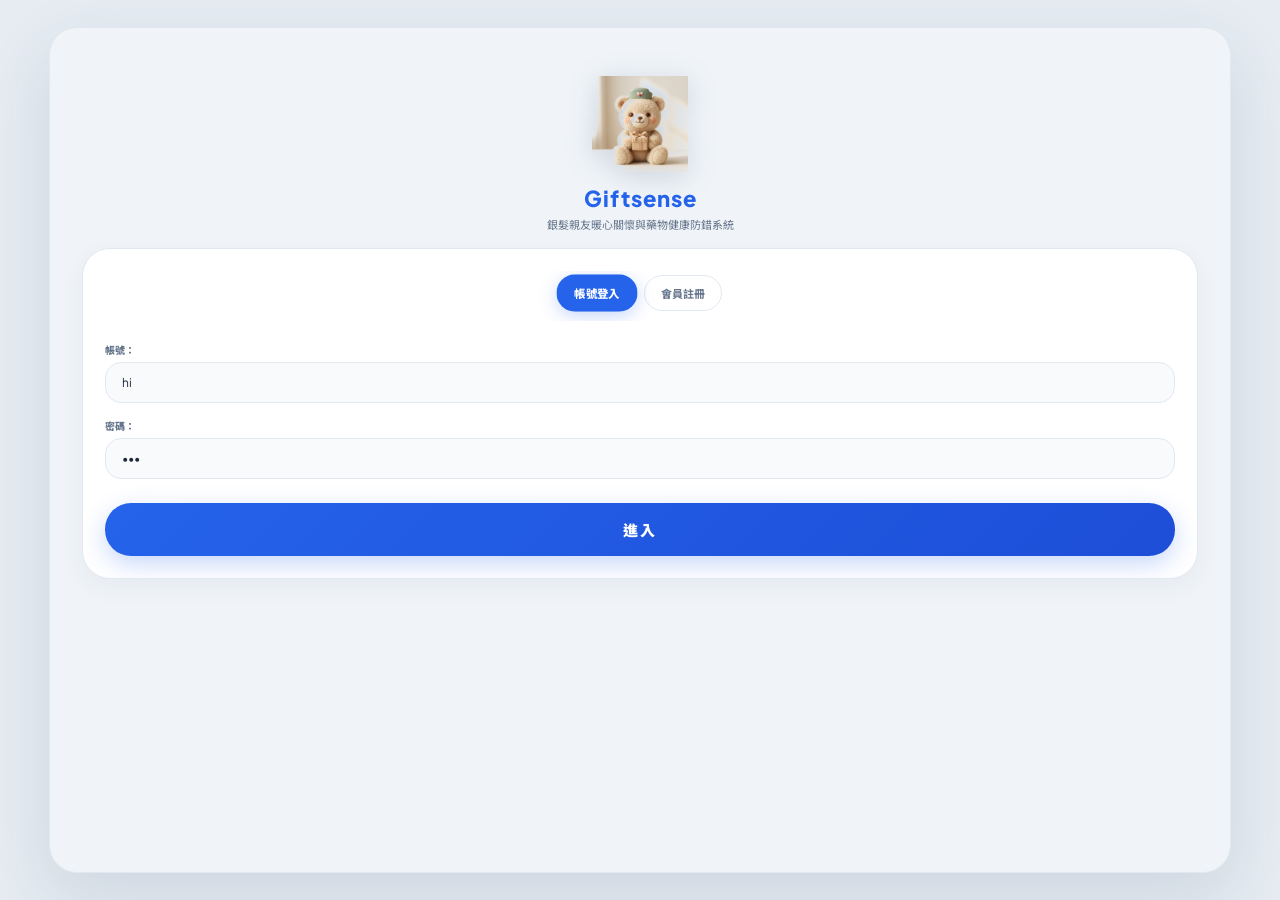
<file: index.html>
﻿<!DOCTYPE html>

<html lang="zh-TW">



<head>

  <meta charset="UTF-8">

  <meta name="viewport" content="width=device-width, initial-scale=1.0">

  <title>GiftSense - 晨曦蔚藍 (Harmonious Ocean Blue) 智慧送禮版</title>

  <link rel="preconnect" href="https://fonts.googleapis.com">

  <link rel="preconnect" href="https://fonts.gstatic.com" crossorigin>

  <link

    href="https://fonts.googleapis.com/css2?family=Plus+Jakarta+Sans:wght@400;500;600;700;800;900&family=Noto+Sans+TC:wght@400;500;700;900&display=swap"

    rel="stylesheet">

  <link rel="stylesheet" href="style.css?v=20260923_v5">

</head>



<body>



  <div class="app-container">

    <!-- Top Header Bar (Visible when logged in) -->

    <div class="top-bar" id="appTopBar" style="display:none;">

      <!-- Left: Desktop Brand Logo & Active Elder Switcher Capsule -->

      <div style="display:flex; align-items:center; gap:10px; flex-shrink:0;">

        <div class="brand-logo-desktop" style="display:none;" onclick="openPage('p-daily')" title="返回 GiftSense 首頁">

          <img src="bear.png"

            style="width:28px; height:28px; border-radius:50%; border:1.5px solid var(--muji-primary); background:#fff;"

            alt="GiftSense Logo">

          <span

            style="font-size:14px; font-weight:900; color:var(--muji-primary); letter-spacing:0.5px; white-space:nowrap;">Giftsense

          </span>

        </div>



        <button class="recipient-select-btn" onclick="openRecipientModal()" title="點擊切換或新增關懷親友">

          <span style="font-size:13px;">👵</span>

          <span id="currentRecipientLabel" class="recipient-label-text">親友切換</span>

          <span style="font-size:9px; opacity:0.6;">▼</span>

        </button>

      </div>



      <!-- Center: Desktop Navigation Tabs -->

      <nav class="desktop-nav-tabs" id="desktopNavTabs" style="display:none;">

        <button class="desktop-nav-btn active" data-page="p-daily" onclick="openPage('p-daily', this)">

          <span>今日守護</span>

        </button>

        <button class="desktop-nav-btn" data-page="p-ai-guard" onclick="openPage('p-ai-guard', this)">

          <span>AI 守護防撞</span>

        </button>

        <button class="desktop-nav-btn" data-page="p-store" onclick="openPage('p-store', this)">

          <span>暖心選物</span>

        </button>

        <button class="desktop-nav-btn" data-page="p-inbox" onclick="openPage('p-inbox', this)">

          <span>家族訊息</span>

        </button>

        <button class="desktop-nav-btn" data-page="p-knowledge" onclick="openPage('p-knowledge', this)">

          <span>實證文獻庫</span>

        </button>

      </nav>



      <!-- Right: Consolidated Actions & View Switcher -->

      <div class="top-right-actions" style="display:flex; align-items:center; gap:8px;">

        <!-- View Mode Switcher Button (Desktop vs Mobile APP) -->

        <button class="view-mode-toggle-btn" id="viewModeToggleBtn" onclick="toggleViewMode()"

          title="點擊切換 網頁寬螢幕 / 手機 APP 排版">

          <span id="viewModeIcon">📱</span>

          <span id="viewModeText" class="view-mode-text">手機版面</span>

        </button>



        <!-- Quick Utility: Messages / Inbox (Only visible on mobile view; on desktop use navigation tabs) -->

        <button class="top-icon-btn" id="topInboxBtn" onclick="openPage('p-inbox')" title="親友情感訊息與語音">

          <span style="font-size:15px;">💬</span>

        </button>





        <!-- Consolidated User Profile & Settings Capsule -->

        <div class="user-menu-wrapper" style="position:relative;">

          <button class="user-profile-capsule" id="userProfileMenuBtn" onclick="toggleUserDropdown(event)"

            title="個人中心與設定">

            <img src="bear.png" class="user-capsule-avatar" alt="小熊">

            <span id="userAccountLabel" class="user-capsule-name">小心肝</span>

            <span style="font-size:9px; opacity:0.6;">▼</span>

          </button>



          <!-- Sleek Dropdown Popover Menu -->

          <div class="user-dropdown-menu" id="userDropdownMenu" style="display:none;">

            <!-- User Info Header -->

            <div class="user-dropdown-header">

              <img src="bear.png" class="user-dropdown-avatar-large" alt="小熊">

              <div style="flex:1; min-width:0;">

                <div style="display:flex; align-items:center; justify-content:space-between;">

                  <strong id="dropdownUserName" style="font-size:13px; color:var(--text-main);">小心肝</strong>

                  <span class="card-tag tag-muji" style="margin:0; font-size:9px; padding:1px 6px;">會員</span>

                </div>

                <div id="dropdownUserPoints"

                  style="font-size:11px; color:var(--muji-primary); font-weight:800; margin-top:2px;">

                  🪙 2,500 點 · 可折抵 $5

                </div>

              </div>

            </div>



            <div class="user-dropdown-divider"></div>



            <!-- Menu Action Links -->

            <div class="user-dropdown-item" onclick="openPointsPassModal(); closeUserDropdown();">

              <span class="user-dropdown-icon">🎫</span>

              <div style="flex:1;">

                <div style="font-weight:700; font-size:11.5px; color:var(--text-main);">小熊點數護照</div>

                <div style="font-size:9.5px; color:var(--text-subtle);">查看等級特權、成就與 3 年效期</div>

              </div>

              <span class="user-dropdown-arrow">›</span>

            </div>



            <div class="user-dropdown-item" onclick="openPage('p-sqlite-console'); closeUserDropdown();">

              <span class="user-dropdown-icon">🗄️</span>

              <div style="flex:1;">

                <div style="font-weight:700; font-size:11.5px; color:var(--text-main);">SQLite 資料庫與 RAG 控制台</div>

                <div style="font-size:9.5px; color:var(--text-subtle);">SQLite 數據監控、文獻同步與 RAG 模型參數</div>

              </div>

              <span class="user-dropdown-arrow">›</span>

            </div>



            <div class="user-dropdown-divider"></div>



            <!-- Logout Item -->

            <div class="user-dropdown-item user-dropdown-logout" onclick="logoutUser(); closeUserDropdown();">

              <span class="user-dropdown-icon">🚪</span>

              <div style="font-weight:800; font-size:11.5px; color:var(--muji-red);">登出 Giftsense 帳號</div>

            </div>

          </div>

        </div>

      </div>

    </div>





    <!-- FLOATING WHITE CAPSULE BOTTOM NAVIGATION BAR (YOUNG ADULT 3-TAB ARCHITECTURE) -->

    <div class="bottom-nav-container" id="appBottomNav" style="display:none;">

      <div class="bottom-nav-bar" style="max-width:320px;">

        <div class="bottom-nav-item active" onclick="openPage('p-daily', this)">

          <span class="nav-icon" style="font-size:14px;">☀️</span>

          <span>今日守護</span>

        </div>

        <div class="bottom-nav-item" onclick="openPage('p-ai-guard', this)">

          <span class="nav-icon" style="font-size:14px;">🛡️</span>

          <span>AI 守護</span>

        </div>

        <div class="bottom-nav-item" onclick="openPage('p-store', this)">

          <span class="nav-icon" style="font-size:14px;">🎁</span>

          <span>暖心選物</span>

        </div>

      </div>

    </div>



    <!-- Content Container -->

    <div class="content-area">



      <!-- DEDICATED AUTH LANDING PAGE WITH DUAL TABS (LOGIN VS REGISTER) -->

      <div id="p-login-screen" class="spa-page active">

        <div style="text-align: center; padding: 24px 10px 12px;">

          <!-- Official Mascot Header Icon -->

          <div style="margin-bottom: 8px;">

            <img src="bear.png" class="mascot-banner-img" style="width: 96px; height: auto;"

              onclick="interactWithMascot('auth')" title="點擊讓小熊動起來！" alt="小熊吉祥物">

          </div>

          <div style="font-size: 22px; font-weight: 900; color: var(--muji-primary); letter-spacing: 1px;">Giftsense

          </div>

          <div style="font-size: 11px; color: var(--text-muted); margin-top: 4px;">

            銀髮親友暖心關懷與藥物健康防錯系統

          </div>

        </div>



        <div class="bubble-card" style="margin-top: 4px; padding: 22px;">

          <!-- Dual Auth Tabs Switcher -->

          <div class="bubble-pill-strip" style="justify-content: center; margin-bottom: 16px;">

            <button class="bubble-pill active" id="tabBtnLogin" onclick="switchAuthMode('login')">帳號登入</button>

            <button class="bubble-pill" id="tabBtnRegister" onclick="switchAuthMode('register')">會員註冊</button>

          </div>



          <!-- MODE 1: LOGIN FORM -->

          <div id="authModeLogin">

            <label style="font-size: 10px; font-weight: 800; color: var(--text-muted);">帳號：</label>

            <input type="text" id="loginAccountInput" class="input-text" placeholder="例如：hi / alex" value="hi">



            <label style="font-size: 10px; font-weight: 800; color: var(--text-muted);">密碼：</label>

            <input type="password" id="loginPasswordInput" class="input-text" placeholder="請輸入密碼" value="123">



            <button type="button" id="btnLoginSubmit" class="btn-primary"

              style="margin-top: 14px; font-size: 15px; font-weight: 900; letter-spacing: 2px;" onclick="doUserLogin()">

              進入

            </button>

          </div>



          <!-- MODE 2: REGISTER FORM -->

          <div id="authModeRegister" style="display:none;">

            <label style="font-size: 10px; font-weight: 800; color: var(--text-muted);">帳號：</label>

            <input type="text" id="regAccountInput" class="input-text" placeholder="請設定帳號" value="">



            <label style="font-size: 10px; font-weight: 800; color: var(--text-muted);">密碼：</label>

            <input type="password" id="regPasswordInput" class="input-text" placeholder="請設定密碼" value="">



            <label style="font-size: 10px; font-weight: 800; color: var(--text-muted);">姓名 / 稱呼：</label>

            <input type="text" id="regNameInput" class="input-text" placeholder="例如：張小明" value="">



            <button type="button" id="btnRegisterSubmit" class="btn-primary"

              style="margin-top: 14px; font-size: 15px; font-weight: 900; letter-spacing: 2px;"

              onclick="doUserRegister()">

              進入

            </button>

          </div>



        </div>

      </div>



      <!-- PAGE 1: 💌 今日親友健康快報 (TODAY'S ELDER HEALTH DIGEST) -->

      <div id="p-daily" class="spa-page">

        <div class="desktop-daily-grid">

          <!-- Main Left Column: Health Digest & Hero Care Action Card -->

          <div class="desktop-daily-col-main">

            <!-- HEADER: TODAY'S HEALTH DIGEST BAR -->

            <div class="bubble-card"

              style="background: linear-gradient(135deg, #F8FAFC 0%, #E2EDF8 100%); border: 1.5px solid var(--border-highlight); position: relative; padding: 18px 20px; margin-bottom: 14px;">

              <!-- Top Row: Date & Active Elder Badge -->

              <div style="display:flex; justify-content:space-between; align-items:center; margin-bottom:10px;">

                <div style="display:flex; align-items:center; gap:6px;">

                  <span style="font-size:16px;">📋</span>

                  <div>

                    <span class="card-tag tag-muji" style="margin:0; font-size:9.5px;">TODAY'S HEALTH DIGEST</span>

                    <div style="font-size:14px; font-weight:900; color:var(--muji-dark); margin-top:2px;"

                      id="dailyDigestDateLabel">

                      今日親友健康快報

                    </div>

                  </div>

                </div>



                <!-- Switch Elder Button -->

                <button class="recipient-select-btn" onclick="openRecipientModal()"

                  style="padding:5px 10px; font-size:10px; background:#FFFFFF;" title="切換或修改關懷對象">

                  <span id="dailyElderBadge">爺爺 (高血壓Warfarin)</span> ▼

                </button>

              </div>



              <!-- Weather & Environment Health Bar -->

              <div

                style="background: rgba(255,255,255,0.75); backdrop-filter: blur(10px); border-radius: 16px; padding: 10px 14px; border: 1px solid var(--border-subtle); display:flex; justify-content:space-between; align-items:center;">

                <div style="flex:1; padding-right:8px;">

                  <div style="font-size:10px; font-weight:800; color:var(--text-muted);" id="digestWeatherCityLabel">

                    🌤️ 臺北市 · 26 ~ 36°C (溫差 10°C) | 濕度 75%

                  </div>

                  <div style="font-size:10px; font-weight:900; color:var(--muji-red); margin-top:2px;"

                    id="digestWeatherAlertLabel">

                    ⚠️ 溫差警戒：氣溫急遽變化，高血壓親友心血管波動風險提高

                  </div>

                </div>



                <select id="cwaCitySelector" class="input-text"

                  style="width: auto; margin:0; padding:2px 6px; height:28px; font-size:10px; font-weight:800; border-color:var(--border-highlight); background:#FFFFFF;"

                  onchange="changeCWACity(this.value)">

                  <option value="臺北市">臺北市</option>

                  <option value="新北市">新北市</option>

                  <option value="基隆市">基隆市</option>

                  <option value="桃園市">桃園市</option>

                  <option value="新竹市">新竹市</option>

                  <option value="苗栗縣">苗栗縣</option>

                  <option value="臺中市">臺中市</option>

                  <option value="彰化縣">彰化縣</option>

                  <option value="南投縣">南投縣</option>

                  <option value="雲林縣">雲林縣</option>

                  <option value="嘉義市">嘉義市</option>

                  <option value="臺南市">臺南市</option>

                  <option value="高雄市">高雄市</option>

                  <option value="屏東縣">屏東縣</option>

                  <option value="宜蘭縣">宜蘭縣</option>

                  <option value="花蓮縣">花蓮縣</option>

                </select>

              </div>

            </div>



            <!-- HERO COMPONENT: 今日健康行動卡 (TODAY'S ACTION CARD) -->

            <div class="bubble-card"

              style="padding: 20px; border: 1.5px solid var(--muji-primary); box-shadow: 0 10px 30px rgba(37, 99, 235, 0.08);">

              <!-- Action Card Header -->

              <div style="display:flex; justify-content:space-between; align-items:center; margin-bottom:12px;">

                <div style="display:flex; align-items:center; gap:6px;">

                  <span style="font-size:11px; font-weight:800; color:var(--muji-primary);">今日關懷提醒</span>

                </div>

              </div>



              <!-- 2. Integrated Care Message Box -->

              <div

                style="background: var(--bg-card-elevated); border: 1px solid var(--border-subtle); border-radius: 18px; padding: 16px; margin: 10px 0 14px; position:relative;">

                <div style="display:flex; justify-content:space-between; align-items:center; margin-bottom:6px;">

                  <span style="font-size:10px; font-weight:900; color:var(--muji-primary); letter-spacing:0.5px;">

                    整合關懷叮嚀

                  </span>

                  <!-- Tone Selector Icons/Pills -->

                  <div style="display:flex; gap:4px;">

                    <button class="bubble-pill active" style="padding:3px 8px; font-size:9px;"

                      onclick="changeTone('spoiled', this)">撒嬌</button>

                    <button class="bubble-pill" style="padding:3px 8px; font-size:9px;"

                      onclick="changeTone('taiwanese', this)">台語</button>

                    <button class="bubble-pill" style="padding:3px 8px; font-size:9px;"

                      onclick="changeTone('reserved', this)">端莊</button>

                  </div>

                </div>



                <div style="font-size: 12.5px; color: var(--text-main); line-height: 1.7; font-weight: 500;"

                  id="dailyMessage">

                  載入今日整合關懷叮嚀中...

                </div>

              </div>



              <!-- 4. Primary Action Button -->

              <button class="btn-primary"

                style="padding:14px; font-size:13px; letter-spacing:1px; display:flex; justify-content:center; align-items:center; gap:6px;"

                onclick="sendPureDailyCare()">

                <span> 3 秒發送健康關懷卡</span>

                <span

                  style="font-size:10px; opacity:0.85; background:rgba(255,255,255,0.2); padding:2px 8px; border-radius:10px;">+10

                  點獎勵</span>

              </button>



              <!-- 5. Direct Shortcut to Unified AI Care Guard -->

              <div style="text-align:center; margin-top:12px;">

                <a href="javascript:void(0)" onclick="openPage('p-ai-guard')"

                  style="font-size:11px; color:var(--muji-primary); font-weight:800; text-decoration:none; display:inline-flex; align-items:center; gap:4px;">

                  <span> 想針對親友狀況諮詢或檢驗保健品？交給 AI 守護助理 ›</span>

                </a>

              </div>

            </div>

          </div>



          <!-- Side Right Column: Companion, Safety Radar Widget & Points Passport -->

          <div class="desktop-daily-col-side">

            <!-- CARE STREAK & MASCOT COMPANION -->

            <div class="bubble-card"

              style="margin-bottom: 14px; background: var(--muji-soft-bg); border: 1px solid var(--border-highlight); padding: 16px 18px;">

              <div style="display:flex; justify-content:space-between; align-items:center;">

                <div>

                  <div style="display:flex; align-items:center; gap:6px;">

                    <span style="font-size:14px;">🔥</span>

                    <span style="font-size:13px; font-weight:900; color:var(--muji-dark);" id="careStreakLabel">連續關懷第 5

                      天 · 守護不間斷</span>

                  </div>

                  <div style="font-size:10.5px; color:var(--text-muted); margin-top:4px; line-height:1.5;">

                    已持續守護親友用藥安全與生活作息 · 累計獲得 2,500 點

                  </div>

                </div>



                <!-- Interactive Floating Mascot Companion -->

                <div style="position:relative; margin-left: 10px;">

                  <img src="bear.png" id="mascotMainImg" class="mascot-banner-img" style="width:62px;"

                    title="點擊讓小熊動起來！" onclick="interactWithMascot('banner')" alt="小熊吉祥物">

                </div>

              </div>

            </div>





            <!-- Points & Passports Mini Widget -->

            <div class="bubble-card"

              style="margin-bottom: 14px; padding: 16px 18px; background: linear-gradient(135deg, #FFFBEB 0%, #FEF3C7 100%); border: 1px solid rgba(217, 119, 6, 0.25);">

              <div style="display:flex; justify-content:space-between; align-items:center;">

                <div>

                  <div style="font-size:10px; font-weight:800; color:var(--muji-amber);">🪙 關懷點數存摺</div>

                  <div style="font-size:16px; font-weight:900; color:var(--muji-dark); margin-top:2px;">2,500 點 · 折抵 $5

                  </div>

                </div>

                <button class="btn-primary"

                  style="width:auto; padding:6px 14px; font-size:10.5px; background:var(--muji-amber); border-radius:12px;"

                  onclick="openPointsPassModal()">

                  點數護照 ›

                </button>

              </div>

              <div style="font-size:9.5px; color:var(--text-muted); margin-top:6px;">

                每次發送關懷小語現賺 +10 點，連鎖藥局特惠商品結帳可直接折現！

              </div>

            </div>



          </div>

        </div>

      </div>



      <!-- PAGE 3: STORE WITH CURATED WELLNESS & REAL CHAIN PHARMACY SKUS -->

      <div id="p-store" class="spa-page">

        <div class="bubble-card"

          style="background: linear-gradient(135deg, #F8FAFC 0%, #E2EDF8 100%); border: 1.5px solid var(--border-highlight); padding:16px 18px;">

          <div style="display:flex; justify-content:space-between; align-items:center;">

            <div>

              <span class="card-tag tag-muji" style="font-size:9.5px; padding:2px 8px;">CURATED WELLNESS SHOP</span>

              <div style="font-weight: 900; font-size: 15px; margin-top: 2px;" id="aiStoreTitle">親友體質專屬 · 嚴選連鎖藥局正品</div>

            </div>

            <span class="evidence-badge" style="font-size:9px; background:#EBF4F0; color:#2E6B56;">🛡️ 醫師把關零撞藥</span>

          </div>

          <div style="font-size: 11px; color: var(--text-muted); margin-top: 6px;" id="aiStoreSub">

            彙整【大樹、啄木鳥、杏一、丁丁】四大連鎖藥局即時行情，點擊直達官方商城安心下單

          </div>

        </div>



        <!-- DYNAMIC STORE PRODUCTS LIST (CONNECTED TO REAL PYTHON BACKEND /api/pharmacy/recommended) -->

        <div id="dynamicStoreProductsList" style="display:flex; flex-direction:column; gap:14px; margin-top:14px;">

          <div style="font-size:11.5px; color:var(--text-muted); text-align:center; padding:20px;">

            ⏳ 正在向 Python 後端比對四大連鎖藥局即時商品與價格...

          </div>

        </div>

      </div>



      <!-- PAGE 3: MESSAGES -->

      <div id="p-inbox" class="spa-page">

        <div class="bubble-card"

          style="background: var(--muji-soft-bg); border: 1px solid var(--border-highlight); padding: 16px 18px; margin-bottom: 12px;">

          <div style="display:flex; justify-content:space-between; align-items:center;">

            <div>

              <span class="card-tag tag-muji">FAMILY MESSAGES</span>

              <div style="font-weight: 900; font-size: 15px; margin-top: 2px;" id="inboxHeaderTitle">家族關懷對話中心</div>

            </div>

            <button type="button" onclick="clearCurrentInbox()"

              style="background:#FFFFFF; border:1px solid var(--border-highlight); color:var(--text-muted); font-size:10.5px; font-weight:700; padding:4px 10px; border-radius:14px; cursor:pointer;"

              title="清空目前對話紀錄">

              🧹 清空對話

            </button>

          </div>



          <!-- Recipient Filter Tabs -->

          <div style="display:flex; gap:6px; overflow-x:auto; margin-top:12px; padding-bottom:2px;"

            id="inboxFilterTabs">

            <!-- Dynamically populated tabs -->

          </div>

        </div>



        <div id="inboxList" style="display: flex; flex-direction: column; gap: 10px;"></div>



        <div style="margin-top: 14px; display: flex; gap: 8px;">

          <input type="text" class="input-text" id="quickMsgInput" placeholder="給親友傳句簡單問候..." style="margin:0;">

          <button class="btn-primary" style="width:85px; padding:0; font-size:12px;"

            onclick="sendQuickMsg()">傳送</button>

        </div>

      </div>





      <!-- PAGE 2: AI CARE GUARD (RAG CONSULTATION + SAFETY RADAR UNIFIED) -->

      <div id="p-ai-guard" class="spa-page">

        <div class="desktop-guard-grid">

          <!-- Left Column: Patient Profile, Sample Chips & TFDA Notice -->

          <div class="desktop-guard-col-side">

            <!-- Top Status Card -->

            <div class="bubble-card"

              style="background: linear-gradient(135deg, #F8FAFC 0%, #E2EDF8 100%); border: 1.5px solid var(--border-highlight); padding: 16px 18px; margin-bottom: 12px;">

              <div style="display:flex; justify-content:space-between; align-items:center;">

                <div>

                  <span class="card-tag tag-muji" style="font-size:9.5px; padding:2px 8px;">GiftSense · 實證諮詢 & 撞藥防錯</span>

                  <div style="font-weight: 900; font-size: 15px; margin-top: 2px;">AI 守護助理</div>

                </div>

                <span class="evidence-badge" id="aiGuardEngineBadge"

                  style="font-size:9px; background:#EBF4F0; color:#2E6B56;">

                  🔬 RAG 文獻庫連動中

                </span>

              </div>

              <div

                style="font-size: 11px; color: var(--text-muted); margin-top: 6px; display: flex; align-items: center; justify-content:space-between;">

                <div>

                  <span>當前守護對象：</span>

                  <strong id="aiGuardElderLabel" style="color:var(--muji-primary); font-weight:800;">爺爺

                    (高血壓Warfarin)</strong>

                </div>

                <div style="display:flex; align-items:center; gap:8px;">

                  <span style="font-size:10px; color:var(--muji-primary); font-weight:800; cursor:pointer;"

                    onclick="openEditActiveRecipientModal()">✏️ 修改病例</span>

                  <span style="font-size:10px; color:var(--muji-primary); font-weight:800; cursor:pointer;"

                    onclick="openRecipientModal()">切換親友 ›</span>

                </div>

              </div>

              <div style="margin-top:8px; font-size:10px; color:var(--text-muted); display:flex; justify-content:flex-end; align-items:center; gap:6px; flex-wrap:wrap;">

                <button type="button" id="aiGuardRedeemBtn" class="sample-chip"

                  style="display:none; margin:0; font-size:10px; padding:3px 10px; font-weight:800; border-color:var(--muji-amber); color:var(--muji-dark); background:#FFFFFF;"

                  onclick="redeemAIGuardQuota()" title="使用關懷點數兌換 AI 守護助理詢問次數">

                  🪙 用 50 點兌換 3 次

                </button>

                <span id="aiGuardQuotaLabel" style="font-weight:800; color:var(--muji-primary); background: rgba(37,99,235,0.08); border:1px solid rgba(37,99,235,0.16); border-radius: 999px; padding: 3px 8px;">

                  今日剩餘 3 次

                </span>

              </div>

            </div>



            <!-- Dynamic Quick Chips (臨床對症連動 + AI 專屬晶片) -->

            <div class="bubble-card" style="padding: 16px; margin-bottom: 12px;">

              <div style="display:flex; justify-content:space-between; align-items:center; gap:8px; margin-bottom: 8px;">

                <div style="font-size: 11px; font-weight: 800; color: var(--muji-primary);">

                  💡 快速症狀與常見保健品檢驗：

                </div>

                <button type="button" id="btnAIGenerateChips" class="sample-chip"

                  style="margin:0; font-size:10px; padding:4px 10px; font-weight:800; border-color:var(--muji-primary); color:var(--muji-primary); background:#FFFFFF; white-space:nowrap;"

                  onclick="triggerAIGenerateChips()" title="依當前親友病況由 AI 重新產生專屬提問">

                  <span>✨ AI 專屬重整</span>

                </button>

              </div>

              <span class="evidence-badge" id="aiGuardChipsSourceBadge"

                style="font-size:9px; background:#EBF4F0; color:#2E6B56; margin-bottom: 8px;">

                ⚡ 臨床對症連動

              </span>

              <div id="aiGuardQuickChipsContainer" style="display: flex; flex-wrap: wrap; gap: 6px;"></div>

            </div>



          </div>



          <!-- Right Column: Interactive Consultation & Evidence Chat Box -->

          <div class="desktop-guard-col-main">

            <!-- Unified AI Guard Chat & Stream Container -->

            <div class="bubble-card"

              style="padding: 18px; min-height: 480px; display: flex; flex-direction: column; height: 100%;">

              <div class="rag-chat-container" id="aiGuardChatBox">

                <!-- Initial Welcome Bubble -->

                <div class="chat-bubble chat-bot">

                  <div style="display:flex; justify-content:space-between; margin-bottom:4px;">

                    <strong style="color:var(--muji-primary);"> AI 守護助理</strong>

                    <span style="font-size:9px; color:var(--text-subtle);">全天候守護</span>

                  </div>

                  <div style="margin-top:6px; font-size:11.5px; color:var(--text-muted); line-height:1.6;">

                    💡 <strong>輸入一個詞，我為您全面把關：</strong>

                    <ul style="margin:4px 0 0 16px; padding:0;">

                      <li><strong>問症狀</strong>：輸入「膝蓋痛」、「失眠」，我會用實證指引推薦合適成分。</li>

                      <li><strong>查外購品</strong>：輸入「Costco 魚油」、「納豆激酶」，我會比對親友病史與處方藥，把關撞藥風險！</li>

                    </ul>

                  </div>

                </div>

              </div>



              <!-- Loading Indicator -->

              <div id="aiGuardLoadingBox"

                style="display:none; padding: 12px; text-align: center; font-size: 11px; color: var(--muji-primary); font-weight: 800;">

                🔍 正在比對親友病史、處方藥與 RAG 國家級文獻庫...

              </div>



              <!-- Unified Query Input Box -->

              <div

                style="margin-top: auto; padding-top: 12px; border-top: 1px solid var(--border-subtle); display: flex; gap: 8px; align-items: center;">

                <div style="flex: 1;">

                  <input type="text" id="aiGuardQueryInput" class="input-text"

                    placeholder="輸入親友症狀 (如: 膝蓋痛) 或 保健品 (如: Costco 魚油)..." style="margin:0; height:42px;"

                    onkeydown="if(event.key==='Enter') executeAIGuardQuery()">

                </div>

                <button class="btn-primary" id="aiGuardQueryBtn" style="width: 110px; height: 42px; padding: 0; font-size: 13px; font-weight: 800;"

                  onclick="executeAIGuardQuery()">

                  守護查詢

                </button>

              </div>

            </div>

          </div>

        </div>

      </div>



      <!-- PAGE 7: AUTHORITATIVE KNOWLEDGE BASE -->

      <div id="p-knowledge" class="spa-page">

        <div class="bubble-card"

          style="background: var(--muji-soft-bg); border: 1px solid var(--border-highlight); padding: 16px;">

          <div style="display:flex; justify-content:space-between; align-items:center;">

            <div>

              <span class="card-tag tag-muji">RAG CORPUS · 國家級醫學知識庫</span>

              <div style="font-weight: 900; font-size: 14px; margin-top: 2px;">

                美國 FDA / NIH / TFDA 實證文獻集

              </div>

            </div>

            <button class="btn-primary" style="width: auto; padding: 6px 12px; font-size: 10px; border-radius: 14px;"

              onclick="openAddLiteratureModal()">

              + 新增臨床文獻

            </button>

          </div>

          <div style="font-size: 10.5px; color: var(--text-muted); margin-top: 4px;">

            共收錄 <strong id="kbTotalCountLabel" style="color:var(--muji-primary);">8</strong> 篇國際醫學指引，提供 RAG 即時檢索與引用。

          </div>

        </div>



        <!-- Search Bar -->

        <div style="margin: 8px 0 12px;">

          <input type="text" id="kbSearchInput" class="input-text"

            placeholder="🔍 搜尋成分、疾病、適應症或機構 (例如：葉黃素、Warfarin、FDA)..." style="margin:0;" oninput="filterKnowledgeBase()">

        </div>



        <!-- Category Filter Pills -->

        <div class="bubble-pill-strip" style="margin-bottom: 12px;" id="kbCategoryPillStrip">

          <div class="bubble-pill active" onclick="selectKBCategory('全部', this)">全部</div>

          <div class="bubble-pill" onclick="selectKBCategory('視力保健', this)">視力保健</div>

          <div class="bubble-pill" onclick="selectKBCategory('心血管與循環', this)">心血管與循環</div>

          <div class="bubble-pill" onclick="selectKBCategory('骨骼關節', this)">骨骼關節</div>

          <div class="bubble-pill" onclick="selectKBCategory('腸胃與免疫', this)">腸胃與免疫</div>

          <div class="bubble-pill" onclick="selectKBCategory('關節與消炎', this)">關節與消炎</div>

          <div class="bubble-pill" onclick="selectKBCategory('心臟與活力', this)">心臟與活力</div>

          <div class="bubble-pill" onclick="selectKBCategory('舒壓與睡眠', this)">舒壓與睡眠</div>

        </div>



        <!-- Literature Cards Container -->

        <div id="kbLiteratureList"></div>

      </div>



      <!-- PAGE 8: SQLITE DATABASE & RAG TUNING CONSOLE -->
      <div id="p-sqlite-console" class="spa-page">
        <!-- Status Card -->
        <div class="bubble-card"
          style="background: var(--muji-soft-bg); border: 1.5px solid var(--border-highlight); padding: 18px;">
          <div style="display:flex; justify-content:space-between; align-items:center;">
            <div>
              <span class="card-tag tag-muji">SQLITE DATABASE & ADMIN CONSOLE</span>
              <div style="font-weight: 900; font-size: 15px; margin-top: 2px;">🗄️ 專題後台 · SQLite 資料庫與 RAG 控制台</div>
            </div>
            <button class="sample-chip"
              style="margin:0; font-size:11px; padding:5px 12px; font-weight:800; border-color:var(--muji-primary); color:var(--muji-primary); background:#FFFFFF;"
              onclick="openPage('p-daily', document.querySelectorAll('.bottom-nav-item')[0])">
              ‹ 返回前台首頁
            </button>
          </div>
          <div
            style="display:flex; justify-content:space-between; align-items:center; margin-top:10px; padding-top:10px; border-top:1px dashed var(--border-subtle);">
            <div style="font-size: 11px; color: var(--text-muted);">
              100% 本地 SQLite 持久化：即時監控文獻庫、訂單、點數帳本，並微調 Top-K 檢索篇數與角色提示詞。
            </div>
            <span id="sqliteLiveStatusBadge" class="evidence-badge"
              style="background:#E6F4EA; color:#137333; font-size:10px; white-space:nowrap; border:1px solid #CEEAD6;">
              🟢 本地 SQLite 實體資料庫 (caregift.db)
            </span>
          </div>
        </div>

        <!-- SQLite Real-time Metrics Card -->
        <div class="bubble-card" style="margin-top: 12px; padding: 18px; background: #FFFFFF; border: 1.5px solid var(--border-highlight);">
          <div style="display:flex; justify-content:space-between; align-items:center; margin-bottom: 12px;">
            <div style="font-size: 13px; font-weight: 900; color: var(--muji-primary);">
              📊 SQLite 資料庫指標與數據總覽
            </div>
            <span style="font-size:10px; color:var(--text-muted);">caregift.db · 即時連線</span>
          </div>

          <!-- Quick Metrics Badges Grid -->
          <div style="display:grid; grid-template-columns: repeat(auto-fit, minmax(110px, 1fr)); gap:8px; margin-bottom: 14px;">
            <div style="background:var(--muji-soft-bg); padding:10px; border-radius:12px; text-align:center;">
              <div style="font-size:10px; color:var(--text-muted); font-weight:700;">📚 臨床實證文獻</div>
              <div id="sqliteLitCountBadge" style="font-size:16px; font-weight:900; color:var(--muji-primary); margin-top:2px;">15 筆</div>
            </div>
            <div style="background:var(--muji-soft-bg); padding:10px; border-radius:12px; text-align:center;">
              <div style="font-size:10px; color:var(--text-muted); font-weight:700;">👥 親友健康庫</div>
              <div id="sqliteRecCountBadge" style="font-size:16px; font-weight:900; color:var(--muji-primary); margin-top:2px;">3 位</div>
            </div>
            <div style="background:var(--muji-soft-bg); padding:10px; border-radius:12px; text-align:center;">
              <div style="font-size:10px; color:var(--text-muted); font-weight:700;">📦 配送訂單</div>
              <div id="sqliteOrdCountBadge" style="font-size:16px; font-weight:900; color:var(--muji-primary); margin-top:2px;">24 筆</div>
            </div>
            <div style="background:var(--muji-soft-bg); padding:10px; border-radius:12px; text-align:center;">
              <div style="font-size:10px; color:var(--text-muted); font-weight:700;">🎫 關懷點數明細</div>
              <div id="sqlitePtsCountBadge" style="font-size:16px; font-weight:900; color:var(--muji-primary); margin-top:2px;">25 筆</div>
            </div>
            <div style="background:var(--muji-soft-bg); padding:10px; border-radius:12px; text-align:center;">
              <div style="font-size:10px; color:var(--text-muted); font-weight:700;">💊 藥局爬蟲快取</div>
              <div id="sqliteCacheCountBadge" style="font-size:16px; font-weight:900; color:var(--muji-primary); margin-top:2px;">49 項</div>
            </div>
          </div>

          <!-- SQLite Operations Buttons -->
          <div style="display:flex; flex-wrap:wrap; gap:8px;">
            <button class="btn-primary" style="flex:1; min-width:140px; font-size:11px; padding:10px 14px;" onclick="syncLiteraturesToSQLite()">
              🔄 一鍵同步資料至 SQLite
            </button>
            <button class="sample-chip" style="margin:0; font-size:11px; padding:10px 14px; font-weight:800; border-color:var(--muji-primary); color:var(--muji-primary); background:#FFFFFF;" onclick="exportSQLiteJSON()">
              📥 匯出 SQLite 完整備份 (JSON)
            </button>
          </div>
        </div>

        <!-- Tunable RAG Parameters Card -->
        <div class="bubble-card" style="margin-top: 12px; padding: 18px;">
          <div
            style="font-size: 13px; font-weight: 900; color: var(--muji-primary); margin-bottom: 12px; display:flex; justify-content:space-between; align-items:center;">
            <span>🎛️ 可調整 RAG 檢索參數 (Tunable Parameters)</span>
            <span style="font-size:10px; color:var(--text-muted);">寫入 SQLite system_config</span>
          </div>

          <!-- Slider 1: Top-K -->
          <div style="margin-bottom: 12px;">
            <div style="display:flex; justify-content:space-between; font-size: 11px; font-weight: 800;">
              <span>Top-K 檢索文獻篇數：</span>
              <span id="ragTopKLabel" style="color:var(--muji-primary); font-weight:900;">3 篇</span>
            </div>
            <input type="range" id="ragTopKRange" min="1" max="5" value="3" style="width:100%; margin-top:4px;"
              oninput="document.getElementById('ragTopKLabel').innerText = this.value + ' 篇'">
            <div style="font-size: 9px; color: var(--text-subtle);">控制每次發問時注入 Prompt 之文獻段落數量 (1~5)。</div>
          </div>

          <!-- Slider 2: Similarity Threshold -->
          <div style="margin-bottom: 12px;">
            <div style="display:flex; justify-content:space-between; font-size: 11px; font-weight: 800;">
              <span>相似度門檻 (Similarity Threshold)：</span>
              <span id="ragSimThresholdLabel" style="color:var(--muji-primary); font-weight:900;">0.25</span>
            </div>
            <input type="range" id="ragSimThresholdRange" min="0" max="100" value="25"
              style="width:100%; margin-top:4px;"
              oninput="document.getElementById('ragSimThresholdLabel').innerText = (this.value/100).toFixed(2)">
            <div style="font-size: 9px; color: var(--text-subtle);">過濾關聯性低於此閥值之文獻，避免無關資訊干擾。</div>
          </div>

          <!-- Slider 3: Temperature -->
          <div style="margin-bottom: 12px;">
            <div style="display:flex; justify-content:space-between; font-size: 11px; font-weight: 800;">
              <span>模型隨機性 (Temperature)：</span>
              <span id="ragTempLabel" style="color:var(--muji-primary); font-weight:900;">0.3 (醫療嚴謹)</span>
            </div>
            <input type="range" id="ragTempRange" min="0" max="100" value="30" style="width:100%; margin-top:4px;"
              oninput="updateTempLabel(this.value)">
            <div style="font-size: 9px; color: var(--text-subtle);">較低值 (0.1~0.3) 回答更客觀嚴謹；較高值回答更多樣。</div>
          </div>

          <!-- System Prompt Template -->
          <div style="margin-bottom: 12px;">
            <label style="font-size: 11px; font-weight: 800; color: var(--text-muted);">RAG System Prompt
              (角色提示詞)：</label>
            <textarea id="ragSystemPromptInput" class="input-text"
              style="height: 80px; resize: none; font-size: 10.5px; line-height: 1.5; margin-top: 4px;">你是一位嚴謹客觀的臨床醫療與保健營養專家。請根據檢索到的國家級文獻 [1][2] 提供建議，嚴禁編造事實。若親友有服用處方藥，必須嚴格審核抗凝血與撞藥禁忌，並附上醫療免責聲明。</textarea>
          </div>

          <!-- Model & API Key (Optional) -->
          <div style="margin-bottom: 12px;">
            <label style="font-size: 11px; font-weight: 800; color: var(--text-muted);">AI 生成核心選擇：</label>
            <select id="ragModelSelect" class="input-text" style="height: 38px; margin-top: 4px;">
              <option value="builtin">內建臨床實證 RAG 引擎 (完全離線可用，免 API Key)</option>
              <option value="gemini-1.5-flash">Google Gemini 1.5 Flash (需填寫 API Key)</option>
              <option value="gemini-1.5-pro">Google Gemini 1.5 Pro (需填寫 API Key)</option>
            </select>
          </div>

          <div style="margin-bottom: 14px;">
            <label style="font-size: 11px; font-weight: 800; color: var(--text-muted);">Gemini API Key (選填)：</label>
            <input type="password" id="geminiApiKeyInput" class="input-text" placeholder="AIzaSy... (選填，未填則使用內建引擎)"
              style="margin-top: 4px;">
          </div>

          <button class="btn-primary" onclick="saveRAGConfig()">
            💾 儲存 RAG 參數設定至 SQLite
          </button>
        </div>

        <!-- Knowledge Base Management Card -->
        <div class="bubble-card" style="margin-top: 12px; padding: 18px;">
          <div style="font-size: 13px; font-weight: 900; color: var(--muji-primary); margin-bottom: 8px;">
            📚 臨床知識庫快速工具
          </div>
          <div style="font-size: 10.5px; color: var(--text-muted); margin-bottom: 12px;">
            管理 SQLite 收錄之國際權威實證文獻，供 RAG 檢索引導與撞藥攔截：
          </div>

          <div style="display:flex; flex-direction:column; gap:8px;">
            <button class="btn-primary" style="background:var(--muji-primary);" onclick="openPage('p-knowledge')">
              📖 前往實證文獻庫瀏覽與自訂文獻
            </button>
            <button
              style="background:transparent; border:1px solid var(--border-highlight); color:var(--text-muted); padding:10px; border-radius:18px; font-size:11px; font-weight:800; cursor:pointer;"
              onclick="restoreDefaultLiteratures()">
              🔄 重設並同步預設國家級文獻至 SQLite
            </button>
          </div>
        </div>
      </div>

      <!-- Multi-Recipient Modal -->

      <div class="modal-overlay" id="recipientModal">

        <div class="modal-drawer">

          <div

            style="width:40px; height:4px; background:var(--border-highlight); border-radius:2px; margin:0 auto 16px;">

          </div>

          <div style="font-size: 16px; font-weight: 900; color: var(--text-main);">親友健康資料庫 (切換或新增對象)</div>

          <div style="font-size: 11px; color: var(--text-muted); margin: 4px 0 14px;">

            點選切換關懷對象，或新增家族成員，系統自動讀取該親友的用藥病史與創傷紀錄：

          </div>



          <div id="dbRecipientList" style="display: flex; flex-direction: column; gap: 8px; margin-bottom: 16px;"></div>



          <div

            style="background: var(--bg-card-elevated); border: 1px solid var(--border-subtle); border-radius: 20px; padding: 16px; margin-bottom: 14px;">

            <div style="font-size: 13px; font-weight: 900; color: var(--muji-primary); margin-bottom: 8px;">快速新增親友檔案入庫

            </div>

            <input type="text" id="newRecName" class="input-text" style="margin-bottom:8px;"

              placeholder="親友稱呼 (例如：外婆、媽媽、大伯)">

            <input type="text" id="newRecCondition" class="input-text" style="margin-bottom:10px;"

              placeholder="特定疾病或創傷 (例如：糖尿病、骨折、膝關節退化)">

            <button class="btn-primary" style="padding:12px; font-size:12px;"

              onclick="addRecipientToDB()">儲存新親友至健康資料庫</button>

          </div>



          <button

            style="width: 100%; background: transparent; border: none; color: var(--text-muted); font-size: 12px; cursor: pointer;"

            onclick="closeRecipientModal()">

            關閉

          </button>

        </div>

      </div>



      <!-- Edit Recipient Condition Modal -->

      <div class="modal-overlay" id="editRecipientModal">

        <div class="modal-drawer">

          <div

            style="width:40px; height:4px; background:var(--border-highlight); border-radius:2px; margin:0 auto 16px;">

          </div>

          <div style="display:flex; justify-content:space-between; align-items:center; margin-bottom:4px;">

            <div style="font-size: 16px; font-weight: 900; color: var(--text-main);">✏️ 修改親友健康病例與資料</div>

            <span class="evidence-badge" style="font-size:9px; background:#EBF4F0; color:#2E6B56;">即時動態同步</span>

          </div>

          <div style="font-size: 11px; color: var(--text-muted); margin-bottom: 14px;">

            更新後系統將立即重新計算「AI 藥物碰撞雷達」、「連鎖藥局推薦品項」與「今日健康叮嚀」：

          </div>



          <input type="hidden" id="editRecId">



          <div

            style="background: var(--bg-card-elevated); border: 1px solid var(--border-subtle); border-radius: 20px; padding: 16px; margin-bottom: 14px;">

            <label

              style="font-size: 10.5px; font-weight: 800; color: var(--text-muted); display:block; margin-bottom:4px;">

              親友稱呼：

            </label>

            <input type="text" id="editRecName" class="input-text" style="margin-bottom:12px;"

              placeholder="例如：媽媽、外婆、爺爺">



            <label

              style="font-size: 10.5px; font-weight: 800; color: var(--text-muted); display:block; margin-bottom:4px;">

              特定病例 / 疾病創傷狀況與用藥：

            </label>

            <input type="text" id="editRecCondition" class="input-text" style="margin-bottom:10px;"

              placeholder="例如：高血壓Warfarin、糖尿病血糖、手燙傷創面">



            <!-- Quick Tag Chips -->

            <div style="font-size: 10px; font-weight: 800; color: var(--text-muted); margin-bottom: 6px;">

              💡 常見病症快速填入：

            </div>

            <div style="display:flex; flex-wrap:wrap; gap:6px; margin-bottom:14px;">

              <button type="button" class="sample-chip" style="margin:0; font-size:10px; padding:3px 8px;"

                onclick="fillEditConditionTag('高血壓Warfarin')">高血壓Warfarin</button>

              <button type="button" class="sample-chip" style="margin:0; font-size:10px; padding:3px 8px;"

                onclick="fillEditConditionTag('糖尿病血糖')">糖尿病血糖</button>

              <button type="button" class="sample-chip" style="margin:0; font-size:10px; padding:3px 8px;"

                onclick="fillEditConditionTag('手燙傷創面')">手燙傷創面</button>

              <button type="button" class="sample-chip" style="margin:0; font-size:10px; padding:3px 8px;"

                onclick="fillEditConditionTag('退化性膝關節')">退化性膝關節</button>

              <button type="button" class="sample-chip" style="margin:0; font-size:10px; padding:3px 8px;"

                onclick="fillEditConditionTag('高血脂心血管')">高血脂心血管</button>

              <button type="button" class="sample-chip" style="margin:0; font-size:10px; padding:3px 8px;"

                onclick="fillEditConditionTag('痛風高尿酸')">痛風高尿酸</button>

              <button type="button" class="sample-chip" style="margin:0; font-size:10px; padding:3px 8px;"

                onclick="fillEditConditionTag('骨折術後調養')">骨折術後調養</button>

              <button type="button" class="sample-chip" style="margin:0; font-size:10px; padding:3px 8px;"

                onclick="fillEditConditionTag('失眠焦慮')">失眠焦慮</button>

              <button type="button" class="sample-chip" style="margin:0; font-size:10px; padding:3px 8px;"

                onclick="fillEditConditionTag('日常養生保健')">日常養生保健</button>

            </div>



            <button class="btn-primary" style="padding:12px; font-size:13px; font-weight:800; letter-spacing:1px;"

              onclick="saveEditedRecipient()">

              💾 確認儲存修改

            </button>

          </div>



          <button

            style="width: 100%; background: transparent; border: none; color: var(--text-muted); font-size: 12px; cursor: pointer; padding:8px 0;"

            onclick="closeEditRecipientModal()">

            取消返回

          </button>

        </div>

      </div>





      <!-- GAMIFIED POINTS PASS & 3-YEAR EXPIRATION TREASURE HUB MODAL -->

      <div class="modal-overlay" id="pointsPassModal">

        <div class="modal-drawer">

          <div

            style="width:40px; height:4px; background:var(--border-highlight); border-radius:2px; margin:0 auto 16px;">

          </div>



          <!-- GAMIFIED BATTLE PASS HEADER CARD -->

          <div

            style="background: linear-gradient(135deg, #1E40AF 0%, #0F172A 100%); border-radius: 24px; padding: 20px; color: #FFFFFF; position: relative; box-shadow: 0 10px 28px rgba(15,23,42,0.3); margin-bottom: 16px;">

            <div style="display:flex; justify-content:space-between; align-items:center;">

              <div style="display:flex; align-items:center; gap:10px;">

                <img src="bear.png"

                  style="width:46px; height:46px; border-radius:50%; border:2px solid #D97706; background:#FFFFFF; object-fit:cover;">

                <div>

                  <div style="font-size:10px; font-weight:800; color:#F59E0B; letter-spacing:1px;">GIFTSENSE PASS ·

                    關懷寶藏帳戶</div>

                  <div style="font-size:16px; font-weight:900;" id="passUserNameLabel">小心肝</div>

                </div>

              </div>

              <span

                style="background: linear-gradient(90deg, #FEF3C7, #FDE68A); color:#1E293B; font-size:10px; font-weight:900; padding:4px 10px; border-radius:12px; border:1px solid #D97706;">

                Lv.3 孝心護衛者

              </span>

            </div>



            <!-- Total Points Display & Level Progress Bar -->

            <div style="margin-top:16px; display:flex; justify-content:space-between; align-items:baseline;">

              <div>

                <span style="font-size:26px; font-weight:900; color:#FDE68A;" id="passTotalPointsLabel">2,510</span>

                <span style="font-size:12px; opacity:0.85;"> 關懷點數</span>

              </div>

              <span style="font-size:11px; font-weight:800; color:#E0F2FE;" id="passCashValueLabel">可折抵現金 $5.02 元</span>

            </div>



            <!-- XP Level Progress Bar -->

            <div

              style="margin-top:8px; background:rgba(255,255,255,0.15); height:8px; border-radius:4px; overflow:hidden;">

              <div

                style="width: 50%; height:100%; background:linear-gradient(90deg, #D97706, #FDE68A); border-radius:4px;"

                id="passLevelProgressBar"></div>

            </div>

            <div style="font-size:9px; opacity:0.75; margin-top:4px; display:flex; justify-content:space-between;">

              <span id="passLevelSub">距離 Lv.4 暖心守護騎士還差 2,490 點</span>

              <span>500 點 = $1 元</span>

            </div>

          </div>



          <!-- 3-YEAR EXPIRATION POLICY ALERT BOX -->

          <div

            style="background: rgba(214, 159, 61, 0.12); border: 1.5px solid var(--muji-amber); border-radius: 18px; padding: 14px; margin-bottom: 16px;">

            <div

              style="font-size: 11px; font-weight: 800; color: var(--muji-amber); display:flex; align-items:center; gap:6px;">

              <span>⏳ 點數 3 年滾動效期規範說明</span>

            </div>

            <div style="font-size: 10px; color: var(--text-main); margin-top: 6px; line-height: 1.5;">

              根據關懷點數機制：<strong>點數自獲取日起算可完整保留 3 年 (1,095 天)</strong>。若超過 3 年未用於購物折抵，系統將於第 3 年次月 1 日自動歸零銷毀。

            </div>

            <div style="font-size: 10px; font-weight: 800; color: var(--muji-primary); margin-top: 6px;"

              id="passExpirationDetailLabel">

              📅 當前最早到期點數：2026/07 累積之點數將於 2029/07/24 到期

            </div>

          </div>



          <!-- GAMIFIED BADGES & ACHIEVEMENTS -->

          <div style="margin-bottom: 16px;">

            <div style="font-size: 12px; font-weight: 900; color: var(--text-main); margin-bottom: 8px;">關懷成就勳章庫 (RPG

              Badges)</div>

            <div style="display:grid; grid-template-columns:1fr 1fr 1fr; gap:8px;">

              <div

                style="background:var(--bg-card-elevated); border:1px solid var(--border-subtle); border-radius:16px; padding:10px; text-align:center;">

                <div style="font-size:20px;">🏅</div>

                <div style="font-size:10px; font-weight:800; margin-top:2px;">問候達人</div>

                <div style="font-size:8px; color:var(--text-subtle);">連續關懷 7 天</div>

              </div>

              <div

                style="background:var(--bg-card-elevated); border:1px solid var(--border-subtle); border-radius:16px; padding:10px; text-align:center;">

                <div style="font-size:20px;">🛡️</div>

                <div style="font-size:10px; font-weight:800; margin-top:2px;">防錯雷達手</div>

                <div style="font-size:8px; color:var(--text-subtle);">完成 3 次撞藥比對</div>

              </div>

              <div

                style="background:var(--bg-card-elevated); border:1px solid var(--border-subtle); border-radius:16px; padding:10px; text-align:center;">

                <div style="font-size:20px;">🎁</div>

                <div style="font-size:10px; font-weight:800; margin-top:2px;">孝心購物王</div>

                <div style="font-size:8px; color:var(--text-subtle);">滿 $2,000 獲 100點</div>

              </div>

            </div>

          </div>



          <!-- POINTS HISTORY LEDGER -->

          <div style="font-size: 12px; font-weight: 900; color: var(--text-main); margin-bottom: 8px;">點數異動與兌換明細 (滾動歷史)

          </div>

          <div id="passPointsLedgerList"

            style="display:flex; flex-direction:column; gap:8px; margin-bottom:16px; max-height:220px; overflow-y:auto;">

          </div>



          <button

            style="width: 100%; background: transparent; border: none; color: var(--text-muted); font-size: 12px; cursor: pointer;"

            onclick="closePointsPassModal()">

            關閉

          </button>

        </div>

      </div>



      <!-- ADD/EDIT LITERATURE MODAL DRAWER -->

      <div class="modal-overlay" id="literatureModal">

        <div class="modal-drawer">

          <div

            style="width:40px; height:4px; background:var(--border-highlight); border-radius:2px; margin:0 auto 16px;">

          </div>

          <div style="font-size: 16px; font-weight: 900; color: var(--text-main);" id="litModalTitle">新增臨床醫學文獻 (RAG 知識庫)

          </div>

          <div style="font-size: 11px; color: var(--text-muted); margin: 4px 0 14px;">

            填寫國家級或學術實證文獻，儲存後 RAG AI 諮詢引擎將立即支援檢索與引用：

          </div>



          <input type="hidden" id="litEditId" value="">



          <label style="font-size: 10px; font-weight: 800; color: var(--text-muted);">文獻標題：</label>

          <input type="text" id="litTitleInput" class="input-text" placeholder="例如：AREDS 2 臨床試驗：葉黃素對成人黃斑部之研究">



          <div style="display:grid; grid-template-columns:1fr 1fr; gap:8px;">

            <div>

              <label style="font-size: 10px; font-weight: 800; color: var(--text-muted);">權威機構/出處：</label>

              <input type="text" id="litAuthorityInput" class="input-text" placeholder="例如：美國國家衛生研究院 NIH">

            </div>

            <div>

              <label style="font-size: 10px; font-weight: 800; color: var(--text-muted);">分類領域：</label>

              <select id="litCategoryInput" class="input-text" style="height:42px;">

                <option value="視力保健">視力保健</option>

                <option value="心血管與循環">心血管與循環</option>

                <option value="骨骼關節">骨骼關節</option>

                <option value="腸胃與免疫">腸胃與免疫</option>

                <option value="關節與消炎">關節與消炎</option>

                <option value="心臟與活力">心臟與活力</option>

                <option value="舒壓與睡眠">舒壓與睡眠</option>

                <option value="其他">其他</option>

              </select>

            </div>

          </div>



          <div style="display:grid; grid-template-columns:1fr 1fr; gap:8px;">

            <div>

              <label style="font-size: 10px; font-weight: 800; color: var(--text-muted);">核心成分：</label>

              <input type="text" id="litIngredientInput" class="input-text" placeholder="例如：Lutein (葉黃素)">

            </div>

            <div>

              <label style="font-size: 10px; font-weight: 800; color: var(--text-muted);">實證等級：</label>

              <select id="litEvidenceLevelInput" class="input-text" style="height:42px;">

                <option value="Level 1 (隨機對照試驗 RCT / Meta-Analysis)">Level 1 (RCT / Meta-Analysis)</option>

                <option value="Level 2 (世代研究 / 臨床對照試驗)">Level 2 (世代研究 / 臨床對照)</option>

                <option value="Level 3 (專家共識 / 觀察性研究)">Level 3 (專家共識 / 觀察研究)</option>

              </select>

            </div>

          </div>



          <label style="font-size: 10px; font-weight: 800; color: var(--text-muted);">建議劑量與攝取上限：</label>

          <input type="text" id="litRecommendedDoseInput" class="input-text" placeholder="例如：每日 10mg，TFDA 規範上限 30mg">



          <label style="font-size: 10px; font-weight: 800; color: var(--text-muted);">禁忌症與藥物交互作用 (撞藥警示)：</label>

          <input type="text" id="litContraindicationsInput" class="input-text" placeholder="例如：服用抗凝血藥 Warfarin 者禁忌併用">



          <label style="font-size: 10px; font-weight: 800; color: var(--text-muted);">作用機轉與臨床摘要：</label>

          <textarea id="litMechanismInput" class="input-text" style="height:70px; resize:none;"

            placeholder="描述該成分於人體生理作用之機轉..."></textarea>



          <label style="font-size: 10px; font-weight: 800; color: var(--text-muted);">適應症/目標症狀 (以逗號分隔)：</label>

          <input type="text" id="litSymptomsInput" class="input-text" placeholder="例如：眼睛乾澀, 用眼過度, 黃斑部保健">



          <label style="font-size: 10px; font-weight: 800; color: var(--text-muted);">正式引用文獻來源 (Citation)：</label>

          <input type="text" id="litCitationInput" class="input-text" placeholder="例如：JAMA. 2013;309(19):2005-2015.">



          <button class="btn-primary" onclick="saveLiterature()">

            💾 儲存文獻至知識庫

          </button>

          <button

            style="width: 100%; background: transparent; border: none; color: var(--text-muted); font-size: 12px; margin-top: 10px; cursor: pointer;"

            onclick="closeLiteratureModal()">

            取消

          </button>

        </div>

      </div>

    </div>



    <script>

      // =========================================================================

      // 後端 API 位址（統一入口，置於最上方避免 const 暫時性死區 TDZ）

      // 1. localStorage 'caregift_api_base' 可手動覆寫（設為空字串即走同源）

      // 2. 透過 docker-compose Nginx (port 8080) 存取 → 同源反向代理 ''

      // 3. 本機 localhost / 127.0.0.1 直連 → http://127.0.0.1:8000

      // 4. 其他情況（含 file:// 直接開檔）→ Render 雲端後端

      // =========================================================================

      const BACKEND_BASE_URL = (() => {

        try {

          const override = localStorage.getItem('caregift_api_base');

          if (override !== null) return override.trim().replace(/\/+$/, '');

        } catch (e) { }

        const { protocol, hostname, port } = window.location;

        if (protocol.startsWith('http') && port === '8080') return '';

        if (hostname === 'localhost' || hostname === '127.0.0.1') return 'http://127.0.0.1:8000';

        return 'https://giftsense-vjbu.onrender.com';

      })();



      function safeJSONParse(key, defaultValue) {

        try {

          const item = localStorage.getItem(key);

          if (!item) return defaultValue;

          return JSON.parse(item) || defaultValue;

        } catch (e) {

          console.warn('Safe JSON parse fallback for:', key, e);

          return defaultValue;

        }

      }



      let selectedCWACity = '臺北市';

      let liveWeatherData = null;

      let currentTopicKey = '早安問候';

      let currentToneKey = 'spoiled';

      let currentElderStatus = 'weather_only';



      // Strictly User-Scoped Memory Arrays

      let inboxDB = {};

      let recipientsDB = [];

      let activeRecipient = null;



      // Global Accounts Registry (Account -> Password + Profile)

      let accountsDB = safeJSONParse('caregift_accounts_registry', {});



      // Pre-seed default accounts for seamless demo login

      if (!accountsDB['hi']) {

        accountsDB['hi'] = {

          password: '123',

          profile: { account: 'hi', password: '123', name: '小心肝', isLoggedIn: true }

        };

        localStorage.setItem('caregift_accounts_registry', JSON.stringify(accountsDB));

      }

      if (!accountsDB['alex']) {

        accountsDB['alex'] = {

          password: '123',

          profile: { account: 'alex', password: '123', name: 'Alex', isLoggedIn: true }

        };

        localStorage.setItem('caregift_accounts_registry', JSON.stringify(accountsDB));

      }



      // Active User Profile Model (Default: isLoggedIn = false)

      let userProfile = safeJSONParse('caregift_user_profile', {

        account: '',

        password: '',

        name: '',

        gender: '',

        birthday: '',

        phone: '',

        points: 2500, // Pre-seed 2,500 points ($5 discount value)

        isLoggedIn: false

      });

      if (userProfile.points === undefined) userProfile.points = 2500;



      function changeCWACity(city) {

        selectedCWACity = city;

        const cwaLabel = document.getElementById('cwaWeatherStatusLabel');

        if (cwaLabel) {

          cwaLabel.innerText = `${city} · 載入最新天氣中...`;

        }

        if (typeof fetchLiveWeatherFromBackend === 'function') {

          fetchLiveWeatherFromBackend(city);

        }

        updateDailyMessageText();

      }



      function updateDailyMessageText() {

        if (!activeRecipient) return;

        if (!liveWeatherData) return;

        const data = liveWeatherData;

        const rName = activeRecipient.name.replace(/^[^\w\s\u4e00-\u9fa5]+/, '').trim();

        const cleanCond = activeRecipient.condition ? activeRecipient.condition.replace(/^[^\w\s\u4e00-\u9fa5]+/, '').trim() : '日常養生';

        const humidityValue = Number.isFinite(data.humidity) ? data.humidity : null;

        const tempDiff = (Number.isFinite(data.maxT) && Number.isFinite(data.minT)) ? data.maxT - data.minT : 0;



        // 1. Update Date Header

        const dateLabel = document.getElementById('dailyDigestDateLabel');

        if (dateLabel) {

          const now = new Date();

          const m = now.getMonth() + 1;

          const d = now.getDate();

          const days = ['週日', '週一', '週二', '週三', '週四', '週五', '週六'];

          const dayName = days[now.getDay()];

          dateLabel.innerText = `今日關懷叮嚀 · ${m}月${d}日 ${dayName}`;

        }



        // 2. Update Active Elder Badge

        const dailyElderBadge = document.getElementById('dailyElderBadge');

        if (dailyElderBadge) {

          dailyElderBadge.innerText = `${rName} (今日天氣提醒)`;

        }



        // 3. Update Weather Bar

        const weatherCityLabel = document.getElementById('digestWeatherCityLabel');

        if (weatherCityLabel) {

          const humidityText = humidityValue !== null ? `${humidityValue}%` : '濕度更新中';

          weatherCityLabel.innerText = `🌤️ ${selectedCWACity} · ${data.minT} ~ ${data.maxT}°C (溫差 ${tempDiff}°C) | 濕度 ${humidityText} (${data.condition})${data.isFallback ? ' · 離線預估' : ''}`;

        }



        const weatherAlertLabel = document.getElementById('digestWeatherAlertLabel');

        if (weatherAlertLabel) {

          if (tempDiff >= 8 || (humidityValue !== null && humidityValue >= 80)) {

            const humidityText = humidityValue !== null ? `${humidityValue}%` : '較高';

            weatherAlertLabel.innerText = `⚠️ 氣象提醒：今日溫差 ${tempDiff}°C、濕度 ${humidityText} 較高，請提醒親友適度保暖、避免突然受涼與出汗過多。`;

            weatherAlertLabel.style.color = 'var(--muji-red)';

          } else if (data.minT <= 20) {

            weatherAlertLabel.innerText = `💙 低溫提醒：氣候偏涼，外出記得加件衣物，避免親友受寒造成關節或血壓波動。`;

            weatherAlertLabel.style.color = 'var(--muji-primary)';

          } else if (data.maxT >= 32) {

            weatherAlertLabel.innerText = `⚠️ 高溫提醒：今日氣溫高達 ${data.maxT}°C，請增加補水與減少長時間烈日曝曬。`;

            weatherAlertLabel.style.color = 'var(--muji-amber)';

          } else {

            const humidityText = humidityValue !== null ? `${humidityValue}%` : '適中';

            weatherAlertLabel.innerText = `🌤️ 今日舒適度良好：溫差 ${tempDiff}°C、濕度 ${humidityText} 屬適中範圍，適合規律散步與保養休息。`;

            weatherAlertLabel.style.color = 'var(--muji-primary)';

          }

        }



        // 4. Update Evidence Badge & RAG Mini Insight

        const evidenceBadge = document.getElementById('digestEvidenceBadge');

        const ragInsightText = document.getElementById('digestRAGInsightText');



        let badgeText = 'AHA / FDA 臨床實證叮嚀';

        let insightText = '';



        if (data.maxT >= 32) {

          badgeText = 'AHA / NIH 高溫與補水指引';

          insightText = '【高溫提醒】親友在炎熱天氣中更容易脫水與心律不穩，請固定補充溫開水、減少劇烈活動，並留意頭暈與心悸。';

        } else if (data.minT <= 20 || tempDiff >= 8) {

          badgeText = 'AHA / TFDA 溫差與保暖指引';

          insightText = '【溫差提醒】早晚溫差大時，親友容易出現血壓與關節不適，建議適度保暖、避免突然受寒與久站。';

        } else if (humidityValue !== null && humidityValue >= 75) {

          badgeText = 'ESCEO / NIH 濕度與關節指引';

          insightText = '【濕度提醒】潮濕天氣易讓關節酸脹、血管不適，建議室內保暖、適度活動並注意足部保濕與休息。';

        } else {

          badgeText = 'NIH / FDA 銀髮營養照護指引';

          insightText = '【日常提醒】每日適量水分與規律作息是親友健康的關鍵，適度散步與保暖仍是最佳的天氣調適方式。';

        }



        if (evidenceBadge) evidenceBadge.innerText = badgeText;

        if (ragInsightText) ragInsightText.innerText = insightText;



        // 5. Update Optional Gift Checkbox Label

        const giftLabel = document.getElementById('digestGiftLabel');

        if (giftLabel) {

          if (data.maxT >= 32) {

            giftLabel.innerText = '隨信附帶暖心輕禮物 ($99 清涼保濕補水包)';

          } else if (data.minT <= 20 || tempDiff >= 8) {

            giftLabel.innerText = '隨信附帶暖心輕禮物 ($99 保暖舒緩禮包)';

          } else {

            giftLabel.innerText = '隨信附帶暖心輕禮物 ($99 養生元氣茶包)';

          }

        }



        // 6. Synthesize Personalized Care Message (Real Python Backend & Gemini AI Integration)

        const msgBox = document.getElementById('dailyMessage');

        if (!msgBox) return;



        let msg = '';



        if (currentToneKey === 'taiwanese') {

          if (data.maxT >= 32) {

            msg = `「${rName}早安！今仔日【${selectedCWACity}】氣溫有 ${data.maxT}°C，天氣熱著，出門記得多補水、穿輕便衣著，別曝曬太久喔！」`;

          } else if (data.minT <= 20 || tempDiff >= 8) {

            msg = `「${rName}早安！今仔日【${selectedCWACity}】溫差有 ${tempDiff}°C，氣候較大，莫急著出門，記得穿薄外套、喝溫水，身體保暖較安心！」`;

          } else if (humidityValue !== null && humidityValue >= 75) {

            msg = `「${rName}早安！今仔日【${selectedCWACity}】濕度 ${humidityValue}% 偏高，空氣較悶，適度散步、勤換衣服，保養身體較舒服！」`;

          } else {

            msg = `「${rName}早安！今仔日【${selectedCWACity}】氣溫 ${data.minT} ~ ${data.maxT}°C，相當舒適，記得規律作息、適度曬太陽，心情也會更好！」`;

          }

        } else if (currentToneKey === 'reserved') {

          if (data.maxT >= 32) {

            msg = `「${rName}早安，今日【${selectedCWACity}】高溫達 ${data.maxT}°C，請避免長時間曝曬與劇烈活動，並保持充分補水，祝您身體舒適穩定。」`;

          } else if (data.minT <= 20 || tempDiff >= 8) {

            msg = `「${rName}早安，今日【${selectedCWACity}】溫差達 ${tempDiff}°C，天氣變化較大，請注意保暖與休息，並視情況調整日程。」`;

          } else if (humidityValue !== null && humidityValue >= 75) {

            msg = `「${rName}早安，今日【${selectedCWACity}】濕度 ${humidityValue}% 偏高，建議適度休息並維持居室通風，養成規律作息與補水習慣。」`;

          } else {

            msg = `「${rName}早安，【${selectedCWACity}】今日氣溫 ${data.minT} ~ ${data.maxT}°C，天氣適中，適合維持規律作息與適度活動，祝您每日安康。」`;

          }

        } else {

          if (data.maxT >= 32) {

            msg = `「${rName}早安！今天【${selectedCWACity}】真的很熱，最高 ${data.maxT}°C，熱到我都替您擔心了！記得多喝水、少待在烈日下，今天也要好好照顧自己喔❤️」`;

          } else if (data.minT <= 20 || tempDiff >= 8) {

            msg = `「${rName}早安！今天【${selectedCWACity}】溫差有 ${tempDiff}°C，氣候變化比較大，別突然受涼，記得穿薄外套、多喝溫水，乖乖照顧好自己喔❤️」`;

          } else if (humidityValue !== null && humidityValue >= 75) {

            msg = `「${rName}早安！今天【${selectedCWACity}】濕度 ${humidityValue}%，空氣偏悶，別太累喔！早晚多注意保暖、室內保持通風，讓身體舒服一點❤️」`;

          } else {

            msg = `「${rName}早安！今天【${selectedCWACity}】氣溫 ${data.minT} ~ ${data.maxT}°C，天氣很舒服呢！適度散步、喝水、好好休息，這樣會更有精神喔❤️」`;

          }

        }



        // Instant local display

        msgBox.innerText = msg;



        // If Python Backend is online, fetch real AI-generated greeting dynamically!

        if (window.isBackendOnline && typeof BACKEND_BASE_URL !== 'undefined') {

          fetch(`${BACKEND_BASE_URL}/api/greeting/generate`, {

            method: 'POST',

            headers: { 'Content-Type': 'application/json' },

            body: JSON.stringify({

              elder_name: rName,

              elder_condition: cleanCond,

              weather_city: selectedCWACity,

              weather_temp: `${data.minT} ~ ${data.maxT}°C`,

              weather_temp_diff: tempDiff,

              weather_condition: data.condition,

              weather_humidity: humidityValue,

              elder_status: currentElderStatus,

              tone: currentToneKey,

              api_key: (typeof ragConfig !== 'undefined' && ragConfig.apiKey) ? ragConfig.apiKey : null,

              model: (typeof ragConfig !== 'undefined' && ragConfig.model) ? ragConfig.model : "gemini-1.5-flash"

            })

          })

            .then(res => res.json())

            .then(resData => {

              if (resData.success && resData.message) {

                msgBox.innerText = resData.message;

                if (ragInsightText && resData.clinical_insight) {

                  ragInsightText.innerText = resData.clinical_insight;

                }

                const evidenceBadge = document.getElementById('digestEvidenceBadge');

                if (evidenceBadge) {

                  evidenceBadge.innerText = resData.source.includes('gemini') ? '✨ Gemini AI 即時生成' : '🤖 AI 臨床實證即時合成';

                }

              }

            })

            .catch(err => {

              console.warn('Backend greeting fallback notice:', err);

            });

        }

      }



      function switchAuthMode(mode) {

        const loginDiv = document.getElementById('authModeLogin');

        const regDiv = document.getElementById('authModeRegister');

        const btnLogin = document.getElementById('tabBtnLogin');

        const btnReg = document.getElementById('tabBtnRegister');



        if (mode === 'login') {

          if (loginDiv) loginDiv.style.display = 'block';

          if (regDiv) regDiv.style.display = 'none';

          if (btnLogin) btnLogin.classList.add('active');

          if (btnReg) btnReg.classList.remove('active');

        } else {

          if (loginDiv) loginDiv.style.display = 'none';

          if (regDiv) regDiv.style.display = 'block';

          if (btnLogin) btnLogin.classList.remove('active');

          if (btnReg) btnReg.classList.add('active');

        }

      }



      function loadUserScopeData(userKey) {

        if (!userKey) return;

        const key = userKey.toLowerCase();

        recipientsDB = safeJSONParse('caregift_recipients_' + key, []);

        inboxDB = safeJSONParse('caregift_inbox_' + key, safeJSONParse('caregift_inbox_backup', {}));



        // Clean out historical emoji prefix in stored memory

        recipientsDB.forEach(r => {

          if (r.name) r.name = r.name.replace(/^[^\w\s\u4e00-\u9fa5]+/, '').trim();

          if (r.label) r.label = r.label.replace(/^[^\w\s\u4e00-\u9fa5]+/, '').trim();

        });



        // Ensure all messages in inboxDB have valid persistent id, timestamp, and recipientId

        let hasFixedInbox = false;

        if (inboxDB && typeof inboxDB === 'object') {

          Object.keys(inboxDB).forEach(rId => {

            if (Array.isArray(inboxDB[rId])) {

              inboxDB[rId].forEach((m, idx) => {

                if (!m) return;

                if (!m.id) {

                  m.id = 'msg_' + (m.timestamp || (Date.now() - idx * 1000)) + '_' + Math.random().toString(36).substr(2, 5);

                  hasFixedInbox = true;

                }

                if (!m.timestamp) {

                  m.timestamp = Date.now() - idx * 1000;

                  hasFixedInbox = true;

                }

                if (!m.recipientId) {

                  m.recipientId = rId;

                  hasFixedInbox = true;

                }

              });

            }

          });

        }

        if (hasFixedInbox) {

          saveUserScopeData();

        }



        // Restore active recipient from persistent storage if available

        const savedActiveId = localStorage.getItem('caregift_active_recipient_id_' + key);

        if (savedActiveId && recipientsDB.some(r => r.id === savedActiveId)) {

          activeRecipient = recipientsDB.find(r => r.id === savedActiveId);

        } else {

          activeRecipient = recipientsDB.length > 0 ? recipientsDB[0] : null;

        }

      }



      function saveUserScopeData() {

        if (!userProfile.account) return;

        const key = userProfile.account.toLowerCase();

        localStorage.setItem('caregift_recipients_' + key, JSON.stringify(recipientsDB));

        localStorage.setItem('caregift_inbox_' + key, JSON.stringify(inboxDB));

        localStorage.setItem('caregift_inbox_backup', JSON.stringify(inboxDB));

        if (activeRecipient) {

          localStorage.setItem('caregift_active_recipient_id_' + key, activeRecipient.id);

        }

      }



      function doUserLogin() {

        try {

          const accountInputEl = document.getElementById('loginAccountInput');

          const passwordInputEl = document.getElementById('loginPasswordInput');



          const accountInput = accountInputEl ? accountInputEl.value.trim() : 'hi';

          const passwordInput = passwordInputEl ? passwordInputEl.value.trim() : '123';



          const userKey = (accountInput || 'hi').toLowerCase();



          if (!accountsDB[userKey]) {

            accountsDB[userKey] = {

              password: passwordInput || '123',

              profile: { account: userKey, password: passwordInput || '123', name: userKey === 'hi' ? '小心肝' : userKey, points: 2500, isLoggedIn: true }

            };

            localStorage.setItem('caregift_accounts_registry', JSON.stringify(accountsDB));

          } else if (accountsDB[userKey].password !== passwordInput) {

            alert('帳號或密碼錯誤，請重新輸入。');

            return;

          }



          const profile = accountsDB[userKey].profile || { account: userKey, name: userKey, points: 2500 };

          userProfile = {

            ...profile,

            account: profile.account || userKey,

            password: accountsDB[userKey].password || passwordInput || '123',

            isLoggedIn: true

          };

          if (userProfile.points === undefined) userProfile.points = 2500;



          localStorage.setItem('caregift_user_profile', JSON.stringify(userProfile));

          loadUserScopeData(userKey);



          // Pre-seed default family recipients if empty

          if (recipientsDB.length === 0) {

            recipientsDB = [

              { id: 'rec_mom', name: '媽媽', label: '媽媽 (手燙傷)', condition: '手燙傷創面' },

              { id: 'rec_grandma', name: '奶奶', label: '奶奶 (糖尿病)', condition: '糖尿病血糖' },

              { id: 'rec_grandpa', name: '爺爺', label: '爺爺 (高血壓)', condition: '高血壓Warfarin' }

            ];

            activeRecipient = recipientsDB[0];

            saveUserScopeData();

          }



          // DIRECT FAIL-SAFE DOM SCREEN SWITCH

          document.querySelectorAll('.spa-page').forEach(p => p.classList.remove('active'));

          const dailyPage = document.getElementById('p-daily');

          if (dailyPage) dailyPage.classList.add('active');



          const topBar = document.getElementById('appTopBar');

          const bottomNav = document.getElementById('appBottomNav');

          const userBadgeLabel = document.getElementById('userAccountLabel');



          if (topBar) topBar.style.display = 'flex';

          if (bottomNav) bottomNav.style.display = 'flex';

          if (userBadgeLabel) userBadgeLabel.innerText = `${userProfile.name || userProfile.account || '小心肝'}`;



          const navBtns = document.querySelectorAll('.bottom-nav-item');

          if (navBtns && navBtns.length > 0) {

            navBtns.forEach(b => b.classList.remove('active'));

            navBtns[0].classList.add('active');

          }



          try { updateActiveRecipientUI(); } catch (e) { }

        } catch (err) {

          console.error('Login error fallback:', err);

          // Absolute fallback: force screen switch

          document.querySelectorAll('.spa-page').forEach(p => p.classList.remove('active'));

          const dailyPage = document.getElementById('p-daily');

          if (dailyPage) dailyPage.classList.add('active');

          const topBar = document.getElementById('appTopBar');

          const bottomNav = document.getElementById('appBottomNav');

          if (topBar) topBar.style.display = 'flex';

          if (bottomNav) bottomNav.style.display = 'flex';

        }

      }



      function doUserRegister() {

        try {

          const accountInput = document.getElementById('regAccountInput') ? document.getElementById('regAccountInput').value.trim() : '';

          const passwordInput = document.getElementById('regPasswordInput') ? document.getElementById('regPasswordInput').value.trim() : '';

          const nameInput = document.getElementById('regNameInput') ? document.getElementById('regNameInput').value.trim() : '';

          const genderInput = document.getElementById('regGenderInput') ? document.getElementById('regGenderInput').value : '不便透露';

          const birthdayInput = document.getElementById('regBirthdayInput') ? document.getElementById('regBirthdayInput').value : '';

          const phoneInput = document.getElementById('regPhoneInput') ? document.getElementById('regPhoneInput').value.trim() : '';



          if (!accountInput) {

            alert('請輸入帳號名稱。');

            return;

          }

          if (!passwordInput) {

            alert('請輸入密碼。');

            return;

          }



          const acc = accountInput;

          const pwd = passwordInput;

          const name = nameInput || acc;



          const userKey = acc.toLowerCase();

          if (accountsDB[userKey]) {

            alert('此帳號已存在，請改用其他帳號。');

            return;

          }



          userProfile = {

            account: acc,

            password: pwd,

            name: name,

            gender: genderInput,

            birthday: birthdayInput,

            phone: phoneInput,

            points: 2500,

            isLoggedIn: true

          };



          accountsDB[userKey] = { password: pwd, profile: userProfile };

          localStorage.setItem('caregift_accounts_registry', JSON.stringify(accountsDB));

          localStorage.setItem('caregift_user_profile', JSON.stringify(userProfile));



          // Pre-seed default family recipients

          recipientsDB = [

            { id: 'rec_mom', name: '媽媽', label: '媽媽 (手燙傷)', condition: '手燙傷創面' },

            { id: 'rec_grandma', name: '奶奶', label: '奶奶 (糖尿病)', condition: '糖尿病血糖' },

            { id: 'rec_grandpa', name: '爺爺', label: '爺爺 (高血壓)', condition: '高血壓Warfarin' }

          ];

          inboxDB = {};

          activeRecipient = recipientsDB[0];

          saveUserScopeData();



          // DIRECT FAIL-SAFE DOM SCREEN SWITCH

          document.querySelectorAll('.spa-page').forEach(p => p.classList.remove('active'));

          const dailyPage = document.getElementById('p-daily');

          if (dailyPage) dailyPage.classList.add('active');



          const topBar = document.getElementById('appTopBar');

          const bottomNav = document.getElementById('appBottomNav');

          const userBadgeLabel = document.getElementById('userAccountLabel');



          if (topBar) topBar.style.display = 'flex';

          if (bottomNav) bottomNav.style.display = 'flex';

          if (userBadgeLabel) userBadgeLabel.innerText = name;



          try { updateActiveRecipientUI(); } catch (e) { }

        } catch (err) {

          console.error('Register error fallback:', err);

          document.querySelectorAll('.spa-page').forEach(p => p.classList.remove('active'));

          const dailyPage = document.getElementById('p-daily');

          if (dailyPage) dailyPage.classList.add('active');

          const topBar = document.getElementById('appTopBar');

          const bottomNav = document.getElementById('appBottomNav');

          if (topBar) topBar.style.display = 'flex';

          if (bottomNav) bottomNav.style.display = 'flex';

        }

      }



      function updateUserUI() {

        const topBar = document.getElementById('appTopBar');

        const bottomNav = document.getElementById('appBottomNav');

        const userBadgeLabel = document.getElementById('userAccountLabel');

        const loginScreen = document.getElementById('p-login-screen');



        if (userProfile && userProfile.isLoggedIn && (userProfile.account || userProfile.name)) {

          if (topBar) topBar.style.display = 'flex';

          if (bottomNav) bottomNav.style.display = 'flex';

          if (userBadgeLabel) userBadgeLabel.innerText = `${userProfile.name || userProfile.account}`;



          document.querySelectorAll('.spa-page').forEach(p => p.classList.remove('active'));

          const dailyPage = document.getElementById('p-daily');

          if (dailyPage) dailyPage.classList.add('active');



          const navBtns = document.querySelectorAll('.bottom-nav-item');

          if (navBtns && navBtns.length > 0) {

            navBtns.forEach(b => b.classList.remove('active'));

            navBtns[0].classList.add('active');

          }



          try {

            updateActiveRecipientUI();

          } catch (e) {

            console.warn('UI update notice:', e);

          }

        } else {

          if (topBar) topBar.style.display = 'none';

          if (bottomNav) bottomNav.style.display = 'none';

          document.querySelectorAll('.spa-page').forEach(p => p.classList.remove('active'));

          if (loginScreen) loginScreen.classList.add('active');

        }

      }



      function updateActiveRecipientUI() {

        const label = document.getElementById('currentRecipientLabel');

        const tag = document.getElementById('aiStoreTag');

        const aiTitle = document.getElementById('aiStoreTitle');

        const aiSub = document.getElementById('aiStoreSub');

        const m1 = document.getElementById('aiMatch1');

        const m2 = document.getElementById('aiMatch2');

        const m3 = document.getElementById('aiMatch3');

        const dailyBanner = document.getElementById('dailyBannerText');



        if (activeRecipient) {

          const cleanName = activeRecipient.name.replace(/^[^\w\s\u4e00-\u9fa5]+/, '').trim();

          const cleanCond = activeRecipient.condition ? activeRecipient.condition.replace(/^[^\w\s\u4e00-\u9fa5]+/, '').trim() : '日常養生';



          if (label) label.innerText = `${cleanName} (${cleanCond})`;

          if (dailyBanner) dailyBanner.innerText = `今天關心${cleanName}了嗎？完成今日問候領取 10 點！`;

          const ragLabel = document.getElementById('ragActiveRecipientLabel');

          if (ragLabel) ragLabel.innerText = `${cleanName} (${cleanCond})`;

          const aiGuardLabel = document.getElementById('aiGuardElderLabel');

          if (aiGuardLabel) aiGuardLabel.innerText = `${cleanName} (${cleanCond})`;

          updateDailyMessageText();



          if (tag) tag.innerText = `AI 已偵測【${cleanName}】傷病紀錄：${cleanCond}`;

          if (aiTitle) aiTitle.innerText = `連鎖藥局真實 SKU 比對完成：為【${cleanName}】(${cleanCond}) 精算最優價：`;

          if (aiSub) aiSub.innerText = `已動態比對大樹、啄木鳥、杏一藥局官網，確保無撞藥禁忌並由 Playwright 代理下單！`;



          const cond = cleanCond;

          if (cond.includes('骨折') || cond.includes('關節') || cond.includes('肌少')) {

            if (m2) m2.innerText = `AI 匹配率 99% (首選推薦) · 針對【${cleanName}】的【${cond}】加速骨痂與肌肉修復`;

            if (m1) m1.innerText = `AI 匹配率 95% · 溫和低鉀滋補零負擔`;

            if (m3) m3.innerText = `AI 匹配率 97% · 專為【${cleanName}】減輕關節負載壓力`;

          } else if (cond.includes('糖')) {

            if (m1) m1.innerText = `AI 匹配率 99% (首選推薦) · 專為【${cleanName}】血糖低 GI 無糖胜肽滋補`;

            if (m2) m2.innerText = `AI 匹配率 96% · 零添加糖高鈣蛋白補品`;

            if (m3) m3.innerText = `AI 匹配率 95% · 浴室物理安全防跌`;

          } else {

            if (m1) m1.innerText = `AI 匹配率 98% · 適合【${cleanName}】(${cond}) 溫和滋補`;

            if (m2) m2.innerText = `AI 匹配率 99% (首選推薦) · 助【${cleanName}】(${cond}) 補充蛋白質與鈣質`;

            if (m3) m3.innerText = `AI 匹配率 95% · 專為【${cleanName}】居家防跌設計`;

          }



        } else {

          if (label) label.innerText = `親友切換 (點此新增)`;

          if (dailyBanner) dailyBanner.innerText = `歡迎！請先點擊上方「親友切換」加入親友吧！`;

          const ragLabel = document.getElementById('ragActiveRecipientLabel');

          if (ragLabel) ragLabel.innerText = `未指定 (請切換親友)`;

          const aiGuardLabel = document.getElementById('aiGuardElderLabel');

          if (aiGuardLabel) aiGuardLabel.innerText = `未指定 (請切換親友)`;

          const msgBox = document.getElementById('dailyMessage');

          if (msgBox) msgBox.innerText = `請點擊頂部「親友切換」新增親友，即可一秒發送關懷小語！`;



          if (tag) tag.innerText = `4 大連鎖藥局官網真實爬取庫已對接`;

          if (aiTitle) aiTitle.innerText = `連鎖藥局真實全名 SKUs 即時比價與代理下單`;

          if (aiSub) aiSub.innerText = `已精準抓取【大樹、啄木鳥、杏一、丁丁】官網正品品號，Playwright 可精準自動結帳！`;

          if (m1) m1.innerText = `AI 匹配率 98% · 溫和滋補低鉀無添加糖`;

          if (m2) m2.innerText = `AI 匹配率 99% (首選推薦) · 骨折與肌少症黃金修復`;

          if (m3) m3.innerText = `AI 匹配率 95% · 銀髮防跌摔傷必備安全裝備`;

        }



        if (typeof loadRecommendedProductsForActiveElder === 'function') {

          loadRecommendedProductsForActiveElder();

        }

        // 親友切換 / 修改 / 刪除 / 後端同步後，同步更新 AI 守護助理的快速提問晶片

        if (typeof renderAIGuardQuickChips === 'function') {

          renderAIGuardQuickChips();

        }



      }



      function logoutUser() {

        // 100% Reset Active Session

        userProfile = { account: '', password: '', name: '', isLoggedIn: false };

        localStorage.removeItem('caregift_user_profile');



        // Clear memory state

        recipientsDB = [];

        inboxDB = {};

        activeRecipient = null;



        // Reset all inputs

        document.getElementById('loginAccountInput').value = '';

        document.getElementById('loginPasswordInput').value = '';

        document.getElementById('regAccountInput').value = '';

        document.getElementById('regPasswordInput').value = '';

        document.getElementById('regNameInput').value = '';

        document.getElementById('regGenderInput').value = '';

        document.getElementById('regBirthdayInput').value = '';

        document.getElementById('regPhoneInput').value = '';



        switchAuthMode('login');

        updateUserUI();



        alert('已成功登出 GiftSense 帳號！\n畫面已即刻退回獨立首頁登入門戶！');

      }



      // =========================================================================

      // CONSOLIDATED USER DROPDOWN CONTROLLER

      // =========================================================================

      function toggleUserDropdown(event) {

        if (event) event.stopPropagation();

        const menu = document.getElementById('userDropdownMenu');

        if (!menu) return;

        const isVisible = menu.style.display === 'block';

        menu.style.display = isVisible ? 'none' : 'block';

        if (!isVisible) {

          const uName = userProfile.name || userProfile.account || '小心肝';

          const pts = userProfile.points || 0;

          const cashVal = Math.floor(pts / 500);

          const nameEl = document.getElementById('dropdownUserName');

          const ptsEl = document.getElementById('dropdownUserPoints');

          if (nameEl) nameEl.innerText = uName;

          if (ptsEl) ptsEl.innerText = `🪙 ${pts.toLocaleString()} 點 · 可折抵 $${cashVal}`;

        }

      }



      function closeUserDropdown() {

        const menu = document.getElementById('userDropdownMenu');

        if (menu) menu.style.display = 'none';

      }



      document.addEventListener('click', (e) => {

        const wrapper = document.querySelector('.user-menu-wrapper');

        if (wrapper && !wrapper.contains(e.target)) {

          closeUserDropdown();

        }

      });



      function renderRecipientList() {

        const container = document.getElementById('dbRecipientList');

        if (!container) return;

        container.innerHTML = '';



        if (recipientsDB.length === 0) {

          container.innerHTML = '<div style="font-size:11px; color:var(--text-muted); text-align:center; padding:14px; background:var(--bg-card-elevated); border-radius:16px; border:1px solid var(--border-subtle);">尚無記錄。請在下方填寫第一個親友稱呼與疾病創傷狀況吧！</div>';

          return;

        }



        recipientsDB.forEach(rec => {

          const isActive = activeRecipient && rec.id === activeRecipient.id;

          const card = document.createElement('div');

          const cleanName = rec.name.replace(/^[^\w\s\u4e00-\u9fa5]+/, '').trim();

          const cleanCond = rec.condition ? rec.condition.replace(/^[^\w\s\u4e00-\u9fa5]+/, '').trim() : '日常養生';



          card.style.cssText = isActive ?

            'background: var(--muji-soft-bg); border: 1.5px solid var(--muji-primary); border-radius: 16px; padding: 12px 14px; display: flex; justify-content: space-between; align-items: center; gap: 8px;' :

            'background: var(--bg-card-elevated); border: 1px solid var(--border-subtle); border-radius: 16px; padding: 12px 14px; display: flex; justify-content: space-between; align-items: center; gap: 8px;';



          card.innerHTML = `

          <div style="flex:1; min-width:0; cursor:pointer;" onclick="selectDBRecipientById('${rec.id}')">

            <div style="display:flex; align-items:center; gap:6px;">

              <span style="font-weight: 800; font-size: 13px; color: var(--text-main);">${cleanName}</span>

              ${isActive ? '<span style="font-size:9px; background:var(--muji-primary); color:#FFF; padding:1px 6px; border-radius:8px; font-weight:800;">當前守護</span>' : ''}

            </div>

            <div style="font-size: 11px; color: var(--text-muted); margin-top:3px; white-space:nowrap; overflow:hidden; text-overflow:ellipsis;">

              <span style="color:var(--muji-primary); font-weight:700;">病例/病況：</span>${cleanCond}

            </div>

          </div>

          <div style="display:flex; align-items:center; gap:6px; flex-shrink:0;">

            <button type="button" class="btn-rec-edit" onclick="openEditRecipientModal('${rec.id}', event)"

              style="background:#FFFFFF; border:1px solid var(--border-highlight); color:var(--muji-primary); padding:5px 9px; border-radius:12px; font-size:11px; font-weight:800; cursor:pointer; display:flex; align-items:center; gap:3px;"

              title="修改此親友的病例/病況">

              <span>✏️</span> 修改

            </button>

            <button type="button" class="btn-rec-delete" onclick="deleteRecipientFromDB('${rec.id}', event)"

              style="background:transparent; border:none; color:var(--text-subtle); padding:4px 6px; font-size:11px; cursor:pointer;"

              title="刪除此親友">

              🗑️

            </button>

          </div>

        `;

          container.appendChild(card);

        });

      }



      function selectDBRecipientById(recId) {

        const target = recipientsDB.find(r => r.id === recId);

        if (target) {

          selectDBRecipient(target);

        }

      }



      function selectDBRecipient(rec) {

        activeRecipient = rec;

        saveUserScopeData();

        currentInboxFilter = rec.id;

        updateActiveRecipientUI();

        renderInboxPage();

        renderRecipientList();

        closeRecipientModal();

        const cleanName = rec.name.replace(/^[^\w\s\u4e00-\u9fa5]+/, '').trim();

        alert(`已切換關懷對象為【${cleanName}】！\nAI 疾病與創傷精準推薦引擎已調配最優推薦品項！`);

      }



      function openEditRecipientModal(recId, event) {

        if (event) event.stopPropagation();

        const target = recipientsDB.find(r => r.id === recId);

        if (!target) return;



        document.getElementById('editRecId').value = target.id;

        document.getElementById('editRecName').value = target.name.replace(/^[^\w\s\u4e00-\u9fa5]+/, '').trim();

        document.getElementById('editRecCondition').value = target.condition ? target.condition.replace(/^[^\w\s\u4e00-\u9fa5]+/, '').trim() : '';



        document.getElementById('editRecipientModal').classList.add('active');

      }



      function openEditActiveRecipientModal() {

        if (!activeRecipient) {

          openRecipientModal();

          return;

        }

        openEditRecipientModal(activeRecipient.id);

      }



      function closeEditRecipientModal() {

        document.getElementById('editRecipientModal').classList.remove('active');

      }



      function fillEditConditionTag(tagText) {

        const input = document.getElementById('editRecCondition');

        if (input) {

          input.value = tagText;

          input.focus();

        }

      }



      async function saveEditedRecipient() {

        const id = document.getElementById('editRecId').value;

        const nameInput = document.getElementById('editRecName');

        const condInput = document.getElementById('editRecCondition');



        const newName = nameInput.value.trim().replace(/^[^\w\s\u4e00-\u9fa5]+/, '');

        const newCond = condInput.value.trim().replace(/^[^\w\s\u4e00-\u9fa5]+/, '') || '日常養生保健';



        if (!newName) {

          alert('請輸入親友稱呼（例如：媽媽、外婆）！');

          return;

        }



        const target = recipientsDB.find(r => r.id === id);

        if (!target) {

          alert('找不到該親友資料！');

          return;

        }



        target.name = newName;

        target.condition = newCond;

        target.label = `${newName} (${newCond})`;

        if (typeof getClinicalQuickTags === 'function') {

          target.quick_tags = getClinicalQuickTags(newCond, newName);

          delete target.quick_tags_source;

        }



        // If currently active recipient is this one, update activeRecipient

        if (activeRecipient && activeRecipient.id === id) {

          activeRecipient = target;

        }



        saveUserScopeData();



        // Sync with backend if available

        try {

          await fetch(`${BACKEND_BASE_URL}/api/recipients/${id}`, {

            method: 'PUT',

            headers: { 'Content-Type': 'application/json' },

            body: JSON.stringify({ name: newName, condition: newCond, quick_tags: target.quick_tags })

          });

        } catch (e) {

          console.log('Backend sync offline or skipped:', e);

        }



        updateActiveRecipientUI();

        renderRecipientList();

        renderInboxPage();

        closeEditRecipientModal();



        alert(`已成功更新【${newName}】的健康病例為【${newCond}】！\nAI 守護雷達與連鎖藥局推薦品項已即時動態更新。`);

      }



      function deleteRecipientFromDB(recId, event) {

        if (event) event.stopPropagation();

        const target = recipientsDB.find(r => r.id === recId);

        if (!target) return;



        if (!confirm(`確定要刪除親友【${target.name}】的健康檔案嗎？`)) return;



        recipientsDB = recipientsDB.filter(r => r.id !== recId);

        delete inboxDB[recId];



        if (activeRecipient && activeRecipient.id === recId) {

          activeRecipient = recipientsDB.length > 0 ? recipientsDB[0] : null;

        }



        saveUserScopeData();



        // Sync with backend if available

        try {

          fetch(`${BACKEND_BASE_URL}/api/recipients/${recId}`, { method: 'DELETE' }).catch(() => { });

        } catch (e) { }



        updateActiveRecipientUI();

        renderRecipientList();

        renderInboxPage();

      }



      function addRecipientToDB() {

        const nameInput = document.getElementById('newRecName');

        const condInput = document.getElementById('newRecCondition');

        const name = nameInput.value.trim().replace(/^[^\w\s\u4e00-\u9fa5]+/, '');

        const condition = condInput.value.trim().replace(/^[^\w\s\u4e00-\u9fa5]+/, '') || '日常養生保健';



        if (!name) {

          alert('請輸入親友稱呼（例如：外婆、媽媽）！');

          return;

        }



        const recId = 'rec_' + Date.now();

        const initialChips = (typeof getClinicalQuickTags === 'function') ? getClinicalQuickTags(condition, name) : [];

        const newObj = {

          id: recId,

          name: name,

          label: `${name} (${condition})`,

          condition: condition,

          quick_tags: initialChips

        };



        inboxDB[recId] = [];

        recipientsDB.push(newObj);

        saveUserScopeData();



        nameInput.value = '';

        condInput.value = '';



        // Sync with backend if available

        try {

          fetch(`${BACKEND_BASE_URL}/api/recipients`, {

            method: 'POST',

            headers: { 'Content-Type': 'application/json' },

            body: JSON.stringify({ name: name, condition: condition, quick_tags: initialChips })

          }).catch(() => { });

        } catch (e) { }



        selectDBRecipient(newObj);

      }



      function openRecipientModal() {

        renderRecipientList();

        document.getElementById('recipientModal').classList.add('active');

      }



      function closeRecipientModal() {

        document.getElementById('recipientModal').classList.remove('active');

      }



      let currentInboxFilter = 'all';



      function setInboxFilter(recId) {

        currentInboxFilter = recId;

        renderInboxPage();

      }



      function renderInboxPage() {

        const titleEl = document.getElementById('inboxHeaderTitle');

        const inputEl = document.getElementById('quickMsgInput');

        const container = document.getElementById('inboxList');

        const tabsContainer = document.getElementById('inboxFilterTabs');



        if (!container) return;



        // 1. 動態渲染親友對話篩選頁籤

        if (tabsContainer) {

          tabsContainer.innerHTML = '';



          // 全部對話按鈕

          const allBtn = document.createElement('button');

          allBtn.type = 'button';

          const isAllActive = currentInboxFilter === 'all';

          allBtn.className = isAllActive ? 'bubble-pill active' : 'bubble-pill';

          allBtn.style.cssText = 'padding: 4px 10px; font-size: 10px; white-space: nowrap; flex-shrink: 0; cursor:pointer;';

          allBtn.innerText = '全部對話';

          allBtn.onclick = () => setInboxFilter('all');

          tabsContainer.appendChild(allBtn);



          // 各個親友按鈕

          recipientsDB.forEach(r => {

            const rBtn = document.createElement('button');

            rBtn.type = 'button';

            const isRecActive = currentInboxFilter === r.id;

            rBtn.className = isRecActive ? 'bubble-pill active' : 'bubble-pill';

            rBtn.style.cssText = 'padding: 4px 10px; font-size: 10px; white-space: nowrap; flex-shrink: 0; cursor:pointer;';

            const cName = r.name.replace(/^[^\w\s\u4e00-\u9fa5]+/, '').trim();

            rBtn.innerText = cName;

            rBtn.onclick = () => setInboxFilter(r.id);

            tabsContainer.appendChild(rBtn);

          });

        }



        // 2. 決定呈現的對話清單

        let listToShow = [];

        let targetRecipient = null;



        if (currentInboxFilter === 'all') {

          titleEl.innerText = `家族關懷對話中心 (全部紀錄)`;

          if (inputEl) inputEl.placeholder = activeRecipient ? `給【${activeRecipient.name}】傳句簡單問候...` : '傳送家族問候...';

          targetRecipient = activeRecipient;



          // 匯整所有親友的對話紀錄

          Object.keys(inboxDB).forEach(rId => {

            const rObj = recipientsDB.find(r => r.id === rId);

            const rName = rObj ? rObj.name.replace(/^[^\w\s\u4e00-\u9fa5]+/, '').trim() : '親友';

            (inboxDB[rId] || []).forEach(m => {

              listToShow.push({

                ...m,

                recipientId: rId,

                recipientName: m.recipientName || rName

              });

            });

          });

          // 依照時間降序排列 (最新在最上方)

          listToShow.sort((a, b) => (b.timestamp || 0) - (a.timestamp || 0));

        } else {

          targetRecipient = recipientsDB.find(r => r.id === currentInboxFilter) || activeRecipient;

          const cleanName = targetRecipient ? targetRecipient.name.replace(/^[^\w\s\u4e00-\u9fa5]+/, '').trim() : '親友';

          titleEl.innerText = `與【${cleanName}】的情感交流與語音回覆`;

          if (inputEl) inputEl.placeholder = `給${cleanName}傳句簡單問候...`;



          listToShow = (inboxDB[currentInboxFilter] || []).map(m => ({

            ...m,

            recipientId: currentInboxFilter,

            recipientName: m.recipientName || cleanName

          }));

        }



        container.innerHTML = '';



        if (listToShow.length === 0) {

          const filterName = currentInboxFilter === 'all' ? '任何親友' : (targetRecipient ? targetRecipient.name : '此親友');

          container.innerHTML = `<div style="background: var(--bg-card-elevated); border-radius:18px; padding:16px; font-size:11px; color:var(--text-muted); text-align:center; border:1px solid var(--border-subtle);">尚無與【${filterName}】的對話紀錄。發送第一張關懷卡或在下方輸入文字傳送吧！</div>`;

          return;

        }



        let hasFixedInboxInRender = false;

        listToShow.forEach((msg, idx) => {

          const card = document.createElement('div');

          const isElder = msg.isElder;

          const rId = msg.recipientId || currentInboxFilter || (activeRecipient ? activeRecipient.id : '');



          if (!msg.id) {

            msg.id = 'msg_' + (msg.timestamp || Date.now()) + '_' + idx + '_' + Math.random().toString(36).substr(2, 5);

            if (rId && inboxDB[rId]) {

              const orig = inboxDB[rId].find(m => m && m.text === msg.text && m.time === msg.time);

              if (orig && !orig.id) orig.id = msg.id;

            }

            hasFixedInboxInRender = true;

          }

          const msgId = msg.id;



          card.style.cssText = isElder ?

            'background: var(--bg-card-elevated); border-radius: 18px; padding: 14px; border: 1px solid var(--border-subtle); position:relative;' :

            'background: var(--muji-soft-bg); border-radius: 18px; padding: 14px; border: 1px solid var(--border-highlight); position:relative;';



          card.innerHTML = `

            <div style="display: flex; justify-content: space-between; align-items: center; font-size: 10px; color: var(--text-muted); margin-bottom: 4px;">

              <div style="display:flex; align-items:center; gap:6px;">

                <span style="font-weight:800; color:${isElder ? 'var(--muji-primary)' : 'var(--text-main)'};">

                  ${isElder ? `${msg.sender} 回覆了你` : msg.sender}

                </span>

                ${msg.recipientName ? `<span style="font-size:9px; background:rgba(37,99,235,0.1); color:var(--muji-primary); padding:1px 6px; border-radius:8px; font-weight:700;">對象：${msg.recipientName}</span>` : ''}

              </div>

              <div style="display:flex; align-items:center; gap:6px;">

                <span>${msg.time || '剛剛'}</span>

                ${!isElder ? `

                  <button type="button" onclick="recallMessage('${msgId}', '${rId}')" title="收回這則訊息"

                    style="background:transparent; border:none; color:var(--muji-amber); font-size:10.5px; font-weight:800; cursor:pointer; padding:2px 4px;">

                    ↩️ 收回

                  </button>

                ` : ''}

                <button type="button" onclick="deleteMessage('${msgId}', '${rId}')" title="刪除這筆紀錄"

                  style="background:transparent; border:none; color:var(--text-subtle); font-size:10.5px; cursor:pointer; padding:2px 4px;">

                  🗑️ 刪除

                </button>

              </div>

            </div>

            <div style="font-size: 12px; margin-top: 4px; color: var(--text-main); font-weight: ${isElder ? '700' : '500'}; line-height: 1.5;">

              ${msg.text}

            </div>

            ${msg.voice ? `<button class="voice-play-btn" onclick="playVoiceMsg('${encodeURIComponent(msg.voice)}')" style="margin-top:6px;">點擊播放語音 (0:08)</button>` : ''}

            ${msg.gift ? `<div style="margin-top: 6px; font-size: 10px; color: var(--muji-primary); font-weight: 800;">${msg.gift}</div>` : ''}

          `;

          container.appendChild(card);

        });



        if (hasFixedInboxInRender) {

          saveUserScopeData();

        }

      }



      function playVoiceMsg(encodedText) {

        try {

          alert(decodeURIComponent(encodedText));

        } catch (e) {

          alert('正在播放語音留言...');

        }

      }



      function recallMessage(msgId, recId) {

        if (!confirm('確定要收回這則訊息嗎？收回後將從對話紀錄中移除。')) return;



        let found = false;

        const searchList = (recId && inboxDB[recId]) ? [recId, ...Object.keys(inboxDB).filter(k => k !== recId)] : Object.keys(inboxDB);



        for (const rId of searchList) {

          const list = inboxDB[rId] || [];

          const idx = list.findIndex(m => m && (m.id === msgId || ('msg_' + m.timestamp) === msgId));

          if (idx !== -1) {

            list.splice(idx, 1);

            found = true;

            break;

          }

        }



        if (!found) {

          for (const rId of Object.keys(inboxDB)) {

            const list = inboxDB[rId] || [];

            const idx = list.findIndex(m => m && (m.id === msgId || ('msg_' + m.timestamp) === msgId || (m.id && msgId && (m.id.includes(msgId) || msgId.includes(m.id)))));

            if (idx !== -1) {

              list.splice(idx, 1);

              found = true;

              break;

            }

          }

        }



        if (found) {

          saveUserScopeData();

          renderInboxPage();

          alert('已成功收回該則訊息！');

        } else {

          console.warn('收回失敗，找不到訊息 ID:', msgId, recId);

          renderInboxPage();

          alert('收回失敗：找不到該則訊息（可能已被收回或刪除）。畫面已為您重新整理。');

        }

      }



      function deleteMessage(msgId, recId) {

        if (!confirm('確定要刪除這筆訊息紀錄嗎？')) return;



        let found = false;

        const searchList = (recId && inboxDB[recId]) ? [recId, ...Object.keys(inboxDB).filter(k => k !== recId)] : Object.keys(inboxDB);



        for (const rId of searchList) {

          const list = inboxDB[rId] || [];

          const idx = list.findIndex(m => m && (m.id === msgId || ('msg_' + m.timestamp) === msgId));

          if (idx !== -1) {

            list.splice(idx, 1);

            found = true;

            break;

          }

        }



        if (!found) {

          for (const rId of Object.keys(inboxDB)) {

            const list = inboxDB[rId] || [];

            const idx = list.findIndex(m => m && (m.id === msgId || ('msg_' + m.timestamp) === msgId || (m.id && msgId && (m.id.includes(msgId) || msgId.includes(m.id)))));

            if (idx !== -1) {

              list.splice(idx, 1);

              found = true;

              break;

            }

          }

        }



        if (found) {

          saveUserScopeData();

          renderInboxPage();

        } else {

          console.warn('刪除失敗，找不到訊息 ID:', msgId, recId);

          renderInboxPage();

          alert('刪除失敗：找不到該則訊息紀錄。畫面已為您重新整理。');

        }

      }



      function clearCurrentInbox() {

        const targetId = currentInboxFilter === 'all' ? null : currentInboxFilter;

        const targetName = targetId ? (recipientsDB.find(r => r.id === targetId)?.name || '該親友') : '所有親友';



        if (!confirm(`確定要清空與【${targetName}】的全部對話紀錄嗎？清空後將無法復原。`)) return;



        if (targetId) {

          inboxDB[targetId] = [];

        } else {

          Object.keys(inboxDB).forEach(k => { inboxDB[k] = []; });

        }



        saveUserScopeData();

        renderInboxPage();

        alert(`已清空與【${targetName}】的對話紀錄！`);

      }



      // Interactive Mascot Dialogue & Wiggle Physics Matrix

      const mascotDialogues = [

        "嗨！我是小熊，今天有記得提醒親友吃藥嗎？❤️",

        "摸摸我！小熊送您今日關懷獎勵 +50 Pts！🎉",

        "中央氣象署即時連線中，別忘了關心親友穿暖暖喔！☀️",

        "點擊下方【防錯雷達】，讓我為親友檢查保健品安全性吧！🛡️",

        "今天想用什麼語氣發送關懷小語呢？撒嬌語氣超受歡迎喔！💬"

      ];

      let mascotSpeechIdx = 0;



      function interactWithMascot(source) {

        const img = document.getElementById('mascotMainImg');

        const bubble = document.getElementById('mascotSpeechBubble');



        if (img) {

          img.classList.remove('wiggling');

          void img.offsetWidth; // Trigger reflow for animation reset

          img.classList.add('wiggling');

        }



        const recName = activeRecipient ? activeRecipient.name.replace(/^[^\w\s\u4e00-\u9fa5]+/, '').trim() : '親友';

        let msg = mascotDialogues[mascotSpeechIdx % mascotDialogues.length];



        if (activeRecipient) {

          if (mascotSpeechIdx % 3 === 0) {

            msg = `關心【${recName}】的小細節，就交給小熊吧！❤️`;

          }

        }



        mascotSpeechIdx++;



        if (bubble) {

          bubble.innerText = msg;

          bubble.style.display = 'block';

          setTimeout(() => {

            bubble.style.display = 'none';

          }, 3600);

        } else {

          alert(`🐻 小熊對您眨眨眼：\n「${msg}」`);

        }

      }



      function changeTone(toneKey, el) {

        document.querySelectorAll('.bubble-pill').forEach(b => b.classList.remove('active'));

        el.classList.add('active');

        currentToneKey = toneKey;

        updateDailyMessageText();

      }

      function sendPureDailyCare() {

        if (!activeRecipient) {

          alert('請先點擊頂部「親友切換」新增親友！');

          openRecipientModal();

          return;

        }



        const isGiftChecked = document.getElementById('optionalGiftCheck')?.checked || false;

        const msgEl = document.getElementById('dailyMessage');

        const msgText = msgEl ? msgEl.innerText.trim() : '';

        // 叮嚀仍是「載入中」佔位文字時不可送出；若天氣尚未取得則先以預設天氣產生內容

        if (!msgText || msgText.includes('載入今日整合關懷叮嚀中')) {

          if (!liveWeatherData) applyFallbackWeather(selectedCWACity);

          alert('今日關懷叮嚀尚未載入完成，已為您準備好內容，請確認後再按一次發送。');

          return;

        }

        const cleanName = activeRecipient.name.replace(/^[^\w\s\u4e00-\u9fa5]+/, '').trim();



        if (!inboxDB[activeRecipient.id]) inboxDB[activeRecipient.id] = [];



        const now = new Date();

        const timeStr = `${now.getHours().toString().padStart(2, '0')}:${now.getMinutes().toString().padStart(2, '0')}`;

        const msgId = 'msg_' + Date.now() + '_' + Math.random().toString(36).substr(2, 5);



        inboxDB[activeRecipient.id].unshift({

          id: msgId,

          sender: `你 (${userProfile.name || userProfile.account || '用戶'}) 傳給 ${cleanName}`,

          recipientId: activeRecipient.id,

          recipientName: cleanName,

          isElder: false,

          text: msgText,

          time: timeStr,

          timestamp: Date.now(),

          gift: isGiftChecked ? '已附帶暖心祝福：薰衣草舒壓茶包' : '關懷小語 (獲得 +10 點)'

        });



        // Award +10 points for care greeting

        userProfile.points = (userProfile.points || 0) + 10;

        localStorage.setItem('caregift_user_profile', JSON.stringify(userProfile));

        if (typeof addPointsTransaction === 'function') addPointsTransaction(10, '日常關懷問候獎勵');



        saveUserScopeData();

        renderInboxPage();



        alert(`已發送關懷卡給【${cleanName}】！\n🎉 恭喜獲得 +10 點關懷點數 (當前共 ${userProfile.points} 點，滿 500 點可折抵 $1 元)！\n已同步紀錄於「訊息」頁面！`);

      }



      function sendQuickMsg() {

        const input = document.getElementById('quickMsgInput');

        const text = input.value.trim();

        if (!text) return;



        // 決定發送對象：若是單一親友篩選模式則發給該親友，否則發給當前活躍親友

        let targetRecipient = null;

        if (currentInboxFilter && currentInboxFilter !== 'all') {

          targetRecipient = recipientsDB.find(r => r.id === currentInboxFilter);

        }

        if (!targetRecipient) {

          targetRecipient = activeRecipient || (recipientsDB.length > 0 ? recipientsDB[0] : null);

        }



        if (!targetRecipient) {

          alert('請先新增關懷親友！');

          openRecipientModal();

          return;

        }



        const cleanName = targetRecipient.name.replace(/^[^\w\s\u4e00-\u9fa5]+/, '').trim();

        if (!inboxDB[targetRecipient.id]) inboxDB[targetRecipient.id] = [];



        const now = new Date();

        const timeStr = `${now.getHours().toString().padStart(2, '0')}:${now.getMinutes().toString().padStart(2, '0')}`;

        const msgId = 'msg_' + Date.now() + '_' + Math.random().toString(36).substr(2, 5);



        inboxDB[targetRecipient.id].unshift({

          id: msgId,

          sender: `你 (${userProfile.name || userProfile.account || '用戶'}) 傳給 ${cleanName}`,

          recipientId: targetRecipient.id,

          recipientName: cleanName,

          isElder: false,

          text: text,

          time: timeStr,

          timestamp: Date.now()

        });



        saveUserScopeData();

        renderInboxPage();

        input.value = '';



        setTimeout(() => {

          const replyNow = new Date();

          const replyTimeStr = `${replyNow.getHours().toString().padStart(2, '0')}:${replyNow.getMinutes().toString().padStart(2, '0')}`;

          const replyId = 'msg_' + Date.now() + '_' + Math.random().toString(36).substr(2, 5);



          inboxDB[targetRecipient.id].unshift({

            id: replyId,

            sender: `${cleanName}`,

            recipientId: targetRecipient.id,

            recipientName: cleanName,

            isElder: true,

            text: `「收到${userProfile.name || '孩子'}的心意哩！祝你今天工作順利！」`,

            voice: `正在播放【${cleanName}語音留言】:\n「收到${userProfile.name || '孩子'}的心意哩～祝你今天工作順利！」`,

            time: replyTimeStr,

            timestamp: Date.now()

          });

          saveUserScopeData();

          renderInboxPage();

        }, 1000);

      }



      function openPointsPassModal() {

        renderPointsPass();

        document.getElementById('pointsPassModal').classList.add('active');

      }



      function closePointsPassModal() {

        document.getElementById('pointsPassModal').classList.remove('active');

      }



      // =========================================================================
      // CLINICAL KNOWLEDGE BASE & DEFAULT LITERATURES (15 Authoritative Literatures)
      // =========================================================================
      const defaultLiteratures = [
        {
          id: "lit_lutein_01",
          title: "AREDS 2 臨床試驗：葉黃素與玉米黃素對成人黃斑部與視覺機能之實證研究",
          authority: "美國國家衛生研究院 (NIH / NEI) & 台灣衛福部食藥署 (TFDA)",
          category: "視力保健",
          ingredient: "Lutein (葉黃素) & Zeaxanthin (玉米黃素)",
          evidenceLevel: "Level 1 (大規模多中心隨機對照試驗 RCT)",
          recommendedDose: "游離型葉黃素 10mg + 玉米黃素 2mg / 每日（TFDA 規範每日上限 30mg）",
          mechanism: "作為視網膜黃斑部重要類胡蘿蔔素，能有效過濾有害高能量藍光，減少光氧化自由基損傷，延緩視力退化。",
          contraindications: "長期吸菸者避免與高劑量 β-胡蘿蔔素同服；對金盞花萃取物過敏者慎用。",
          targetSymptoms: ["用眼過度", "眼睛乾澀", "夜間視力不佳", "黃斑部保健", "頻繁使用3C"],
          citation: "National Eye Institute (NEI) AREDS2 Research Group. JAMA. 2013;309(19):2005-2015."
        },
        {
          id: "lit_omega3_02",
          title: "Omega-3 脂肪酸 (EPA/DHA) 對心血管風險與發炎反應之臨床指引",
          authority: "美國心臟學會 (AHA) & 美國食品藥物管理局 (US FDA Qualified Health Claim)",
          category: "心血管與循環",
          ingredient: "Omega-3 魚油 (EPA / DHA)",
          evidenceLevel: "Level 1 (Meta-Analysis 系統性回顧)",
          recommendedDose: "日常保養 EPA+DHA 1,000mg/日；調節三酸甘油酯需遵醫囑 2,000-4,000mg/日（FDA 建議總量不超過 3,000mg/日）",
          mechanism: "競爭性抑制花生四烯酸代謝路徑，減少發炎介質 (TXA2, PGE2) 生成，提升血管內皮細胞彈性並降低血小板凝聚。",
          contraindications: "【重大禁忌】正服用抗凝血藥 (Warfarin, NOACs) 或阿斯匹靈者需嚴格控制劑量；凝血功能不全、重大手術前 14 天應停用；對魚類過敏者禁用。",
          targetSymptoms: ["血壓偏高", "血脂偏高", "心血管保健", "慢性關節發炎", "注意力不集中"],
          citation: "American Heart Association (AHA) Science Advisory. Circulation. 2019;140:e673–e691."
        },
        {
          id: "lit_probiotics_03",
          title: "世界胃腸病學組織 (WGO)：益生菌在腸道微生態與消化免疫調節之臨床應用",
          authority: "世界胃腸病學組織 (WGO) & 考科藍合作組織 (Cochrane Review)",
          category: "腸胃與免疫",
          ingredient: "複合專利益生菌 (Lactobacillus, Bifidobacterium)",
          evidenceLevel: "Level 1 (Cochrane Systematic Review)",
          recommendedDose: "每日 20億 ~ 100億 CFU (依不同菌株臨床試驗而定)",
          mechanism: "透過競爭排斥致病菌、增強腸道黏膜屏障緊密連接蛋白、調節腸道相關淋巴組織 (GALT) 分泌 sIgA 抗體。",
          contraindications: "與抗生素同時使用會殺死活菌，需間隔 2 小時以上；重度免疫不全、中心靜脈導管患者應經主治醫師評估以防菌血症。",
          targetSymptoms: ["便秘", "脹氣腹瀉", "消化不良", "排便不順", "季節性過敏"],

          citation: "World Gastroenterology Organisation Global Guidelines: Probiotics and prebiotics, 2023."

        },

        {

          id: "lit_calcium_d3_04",

          title: "美國國家骨質疏鬆症基金會 (NOF)：鈣質與維生素 D3 協同維持骨密臨床指南",

          authority: "美國國家骨質疏鬆症基金會 (NOF) & 台灣衛福部國人膳食營養素參考攝取量 (DRIs)",

          category: "骨骼關節",

          ingredient: "檸檬酸鈣 / 碳酸鈣 + 活性維生素 D3 (Cholecalciferol)",

          evidenceLevel: "Level 1 (臨床實證指引)",

          recommendedDose: "銀髮成人鈣質 1,000mg/日，維生素 D3 800-1,000 IU/日（維生素 D 上限 2,000 IU/日）",

          mechanism: "維生素 D3 促進小腸上皮細胞合成鈣結合蛋白 (Calbindin)，提升腸道鈣質吸收率 30-40%，協同成骨細胞礦化骨基質。",

          contraindications: "高血鈣症、高尿鈣症或副甲狀腺機能亢進患者禁用；腎結石病史者應優先選擇檸檬酸鈣並大量飲水；避免與鐵劑或四環黴素同服。",

          targetSymptoms: ["骨質疏鬆", "骨折修復期", "關節退化", "抽筋", "日曬不足"],

          citation: "National Osteoporosis Foundation (NOF) Clinician's Guide to Prevention and Treatment of Osteoporosis. 2022."

        },

        {

          id: "lit_curcumin_05",

          title: "高生物利用率薑黃素對於慢性關節退化發炎指數之調節實證",

          authority: "美國國家補充和整合健康中心 (NIH NCCIH) & 歐洲食品安全局 (EFSA)",

          category: "關節與消炎",

          ingredient: "Curcumin (薑黃素 / 95% 薑黃萃取物)",

          evidenceLevel: "Level 2 (隨機雙盲對照試驗)",

          recommendedDose: "標準化薑黃素 500-1,000mg/日（搭配黑胡椒萃取物 Piperine 可提高 2,000% 生物利用率）",

          mechanism: "強力抑制 NF-κB 轉錄因子活化，下調促發炎細胞因子 (TNF-α, IL-6) 及 COX-2 酵素活性，舒緩關節發炎症狀。",

          contraindications: "【禁忌】膽結石、膽道阻塞患者禁用（刺激膽囊收縮）；具有抗血小板凝聚作用，手術前兩週應停用；避免與抗凝血藥併用。",

          targetSymptoms: ["關節疼痛", "退化性關節炎", "肌肉痠痛", "慢性發炎", "運動後修復"],

          citation: "National Center for Complementary and Integrative Health (NCCIH). Turmeric/Curcumin Science Brief, 2023."

        },

        {

          id: "lit_coq10_06",

          title: "輔酶 Q10 (Ubiquinone) 在心肌粒線體能量代謝與抗氧化保護之臨床回顧",

          authority: "台灣衛福部食藥署法規食品原料規範 & 美國心臟病學會 (ACC)",

          category: "心臟與活力",

          ingredient: "Coenzyme Q10 (輔酵素 Q10)",

          evidenceLevel: "Level 2 (臨床對照試驗)",

          recommendedDose: "每日 30mg（台灣衛福部法規規範每日食用限量為 30mg 以下）",

          mechanism: "粒線體電子傳遞鏈 (ETC) 的關鍵輔助因子，促進 ATP 能量生成，並提供細胞膜抗脂質過氧化保護。",

          contraindications: "【法規警語】15歲以下小孩、懷孕或哺乳期間婦女及服用抗凝血藥品（Warfarin）之病患，不宜食用。",

          targetSymptoms: ["心臟易疲憊", "體力衰退", "服用降血脂 Statin 藥物引起之肌肉酸痛", "活力不足"],

          citation: "American College of Cardiology (ACC) Heart Failure Research, 2021; TFDA Announcement No. 0950400854."

        },

        {

          id: "lit_glucosamine_07",

          title: "歐洲 ESCEO 指引：結晶型硫酸鹽葡萄糖胺對退化性膝關節炎之處方級指引",

          authority: "歐洲骨質疏鬆與骨關節炎臨床經濟學會 (ESCEO) & 台灣健保藥品規範",

          category: "骨骼關節",

          ingredient: "Glucosamine Sulfate (結晶型硫酸鹽葡萄糖胺)",

          evidenceLevel: "Level 1 (ESCEO 臨床指引第一線推薦)",

          recommendedDose: "每日 1,500mg (分次或單次隨餐服用)",

          mechanism: "刺激關節軟骨細胞合成蛋白多醣 (Proteoglycans) 與玻尿酸，抑制發炎性基質金屬蛋白酶 (MMP)，保護關節軟骨厚度。",

          contraindications: "對甲殼類/海鮮過敏者應確認來源或改用發酵型葡萄糖胺；糖尿病患者建議監控初期空腹血糖。",

          targetSymptoms: ["上下樓梯膝蓋痛", "關節卡卡有異音", "膝退化性關節炎", "膝蓋無力"],

          citation: "ESCEO Guidelines for the Management of Knee Osteoarthritis. Seminars in Arthritis and Rheumatism. 2019;49(3):337-350."

        },

        {

          id: "lit_gaba_sesamin_08",

          title: "γ-胺基丁酸 (GABA) 與芝麻素在自律神經放鬆與改善睡眠結構之實證研究",

          authority: "美國睡眠醫學會 (AASM) & 台灣衛福部食藥署 (TFDA)",

          category: "舒壓與睡眠",

          ingredient: "GABA (γ-胺基丁酸) & Sesamin (芝麻素)",

          evidenceLevel: "Level 2 (雙盲臨床交叉試驗)",

          recommendedDose: "GABA 100-250mg，芝麻素 10-15mg，睡前 30-60 分鐘食用（TFDA 規範芝麻素每日限量 15mg）",

          mechanism: "GABA 結合大腦 GABAA 受體，使副交感神經活性增加，降低中樞神經興奮傳導；芝麻素保護肝臟抗氧化並協同神經安定。",

          contraindications: "不宜與鎮靜安眠藥、肌肉鬆弛劑或中樞神經抑制劑同時服用；服用後請勿駕駛車輛或操作危險機械。",

          targetSymptoms: ["入睡困難", "睡眠品質差", "淺眠多夢", "壓力大緊張", "自律神經失調"],

          citation: "Journal of Nutritional Science and Vitaminology. 2020;66(3):250-258; TFDA Food Safety Notice."

        }

      ];



      let literaturesDB = safeJSONParse('caregift_literatures_db', defaultLiteratures);



      // =========================================================================

      // TUNABLE RAG PARAMETERS & ENGINE

      // =========================================================================

      let ragConfig = safeJSONParse('caregift_rag_config', {

        topK: 3,

        simThreshold: 0.25,

        temperature: 0.3,

        model: 'builtin',

        apiKey: '',

        systemPrompt: '你是一位嚴謹客觀的臨床醫療與保健營養專家。請根據檢索到的國家級文獻 [1][2] 提供建議，嚴禁編造事實。若親友有服用處方藥，必須嚴格審核抗凝血與撞藥禁忌，並附上醫療免責聲明。'

      });



      let selectedKBCategoryFilter = '全部';



      // =========================================================================
      // SQLITE PERSISTENCE & RAG CONFIGURATION MANAGEMENT (100% LOCAL & OFFLINE)
      // =========================================================================
      let sqliteStats = {
        recipients: 0,
        orders: 0,
        points_ledger: 0,
        clinical_knowledge: 0,
        pharmacy_cache: 0,
        db_size_kb: 0,
        db_name: 'caregift.db',
        isOnline: false
      };

      function updateTempLabel(val) {
        const num = (val / 100).toFixed(2);
        const label = document.getElementById('ragTempLabel');
        if (!label) return;
        if (num <= 0.3) {
          label.innerText = `${num} (醫療嚴謹)`;
        } else if (num <= 0.7) {
          label.innerText = `${num} (平衡)`;
        } else {
          label.innerText = `${num} (高創意度)`;
        }
      }

      async function saveRAGConfig() {
        const topK = parseInt(document.getElementById('ragTopKRange').value, 10);
        const sim = parseFloat((document.getElementById('ragSimThresholdRange').value / 100).toFixed(2));
        const temp = parseFloat((document.getElementById('ragTempRange').value / 100).toFixed(2));
        const prompt = document.getElementById('ragSystemPromptInput').value.trim();
        const model = document.getElementById('ragModelSelect').value;
        const key = document.getElementById('geminiApiKeyInput').value.trim();

        ragConfig = {
          topK: topK,
          simThreshold: sim,
          temperature: temp,
          systemPrompt: prompt,
          model: model,
          apiKey: key
        };

        localStorage.setItem('caregift_rag_config', JSON.stringify(ragConfig));

        // Sync to SQLite backend if online
        if (window.isBackendOnline) {
          try {
            await fetch(`${BACKEND_BASE_URL}/api/config/rag`, {
              method: 'POST',
              headers: { 'Content-Type': 'application/json' },
              body: JSON.stringify(ragConfig)
            });
            console.log('✅ RAG configuration synced to SQLite system_config');
          } catch (e) {
            console.warn('SQLite config sync notice:', e);
          }
        }

        alert(`💾 RAG 參數已更新並即時寫入 SQLite 資料庫！\nTop-K: ${topK} 篇 | 相似度閥值: ${sim} | 溫度: ${temp} | 模型: ${model}`);
        renderSQLiteConsolePage();
      }

      async function syncLiteraturesToSQLite() {
        if (window.isBackendOnline) {
          try {
            const res = await fetch(`${BACKEND_BASE_URL}/api/knowledge/sync`, {
              method: 'POST',
              headers: { 'Content-Type': 'application/json' },
              body: JSON.stringify({ literatures: literaturesDB })
            });
            if (res.ok) {
              const data = await res.json();
              localStorage.setItem('caregift_literatures_db', JSON.stringify(literaturesDB));
              alert(`🗄️ 成功將 ${literaturesDB.length} 筆國家級臨床文獻同步寫入本地 SQLite 資料庫 (caregift.db)！`);
              renderSQLiteConsolePage();
              return;
            }
          } catch (err) {
            console.warn('SQLite sync error:', err);
          }
        }
        localStorage.setItem('caregift_literatures_db', JSON.stringify(literaturesDB));
        alert(`💾 目前處於離線快取模式！已成功將 ${literaturesDB.length} 筆權威文獻儲存至本地快取，後端啟動後將自動連線 SQLite。`);
      }

      async function exportSQLiteJSON() {
        if (window.isBackendOnline) {
          try {
            const res = await fetch(`${BACKEND_BASE_URL}/api/db/export`);
            if (res.ok) {
              const exportData = await res.json();
              downloadJSONFile(exportData, 'giftsense_sqlite_export.json');
              alert('📥 已成功從 SQLite 匯出完整 JSON 備份檔！包含文獻庫、親友檔案、訂單明細與 RAG 系統配置。');
              return;
            }
          } catch (e) {
            console.warn('Export from backend failed, falling back to local snapshot:', e);
          }
        }

        const localSnapshot = {
          schema_version: "2.0",
          app_name: "GiftSense Medical Knowledge Base (SQLite Native)",
          generated_at: new Date().toISOString(),
          database: "SQLite (caregift.db)",
          tables: {
            clinical_knowledge: literaturesDB,
            recipients: recipientsDB,
            rag_config: ragConfig
          }
        };
        downloadJSONFile(localSnapshot, 'giftsense_sqlite_export.json');
        alert('📥 已成功匯出標準 SQLite JSON 備份檔！');
      }

      function downloadJSONFile(data, filename) {
        const dataStr = "data:text/json;charset=utf-8," + encodeURIComponent(JSON.stringify(data, null, 2));
        const downloadAnchor = document.createElement('a');
        downloadAnchor.setAttribute("href", dataStr);
        downloadAnchor.setAttribute("download", filename);
        document.body.appendChild(downloadAnchor);
        downloadAnchor.click();
        downloadAnchor.remove();
      }

      async function restoreDefaultLiteratures() {
        if (confirm('確定要將知識庫還原為原廠預設的國家級權威文獻嗎？自訂的文獻將被重設。')) {
          if (window.isBackendOnline) {
            try {
              const res = await fetch(`${BACKEND_BASE_URL}/api/knowledge/reset`, { method: 'POST' });
              if (res.ok) {
                const data = await res.json();
                if (data.literatures) {
                  literaturesDB = data.literatures;
                  localStorage.setItem('caregift_literatures_db', JSON.stringify(literaturesDB));
                  renderKnowledgeBasePage();
                  renderSQLiteConsolePage();
                  alert(`✅ 已成功從 SQLite 重設並還原 ${literaturesDB.length} 筆國家級權威醫學文獻！`);
                  return;
                }
              }
            } catch (e) {
              console.warn('Backend reset failed, resetting local copy:', e);
            }
          }
          literaturesDB = JSON.parse(JSON.stringify(defaultLiteratures));
          localStorage.setItem('caregift_literatures_db', JSON.stringify(literaturesDB));
          renderKnowledgeBasePage();
          renderSQLiteConsolePage();
          alert('已成功還原權威醫學文獻！');
        }
      }

      async function renderSQLiteConsolePage() {
        // 1. Fill RAG inputs
        if (document.getElementById('ragTopKRange')) {
          document.getElementById('ragTopKRange').value = ragConfig.topK || 3;
          document.getElementById('ragTopKLabel').innerText = (ragConfig.topK || 3) + ' 篇';
        }
        if (document.getElementById('ragSimThresholdRange')) {
          document.getElementById('ragSimThresholdRange').value = Math.round((ragConfig.simThreshold || 0.25) * 100);
          document.getElementById('ragSimThresholdLabel').innerText = (ragConfig.simThreshold || 0.25).toFixed(2);
        }
        if (document.getElementById('ragTempRange')) {
          document.getElementById('ragTempRange').value = Math.round((ragConfig.temperature || 0.3) * 100);
          updateTempLabel(Math.round((ragConfig.temperature || 0.3) * 100));
        }
        if (document.getElementById('ragSystemPromptInput')) {
          document.getElementById('ragSystemPromptInput').value = ragConfig.systemPrompt || '';
        }
        if (document.getElementById('ragModelSelect')) {
          document.getElementById('ragModelSelect').value = ragConfig.model || 'builtin';
        }
        if (document.getElementById('geminiApiKeyInput')) {
          document.getElementById('geminiApiKeyInput').value = ragConfig.apiKey || '';
        }

        // 2. Fetch live SQLite stats if backend online
        if (window.isBackendOnline) {
          try {
            const res = await fetch(`${BACKEND_BASE_URL}/api/db/stats`);
            if (res.ok) {
              const data = await res.json();
              if (data.stats) {
                const s = data.stats;
                const c = s.counts || {};
                updateSQLiteStatsUI({
                  isOnline: true,
                  clinical_knowledge: c.clinical_knowledge || literaturesDB.length,
                  recipients: c.recipients || recipientsDB.length,
                  orders: c.orders || 0,
                  points_ledger: c.points_ledger || 0,
                  pharmacy_cache: c.pharmacy_cache || 0,
                  db_size_kb: s.db_size_kb || 96,
                  db_name: s.db_name || 'caregift.db'
                });
                return;
              }
            }
          } catch (e) {
            console.warn('Stats fetch notice:', e);
          }
        }

        // Fallback UI
        updateSQLiteStatsUI({
          isOnline: window.isBackendOnline,
          clinical_knowledge: literaturesDB.length,
          recipients: recipientsDB.length,
          orders: (safeJSONParse('caregift_orders_db', [])).length,
          points_ledger: (safeJSONParse('caregift_points_ledger', [])).length,
          pharmacy_cache: 49,
          db_size_kb: 96,
          db_name: 'caregift.db (本機)'
        });
      }

      function updateSQLiteStatsUI(stats) {
        const statusBadge = document.getElementById('sqliteLiveStatusBadge');
        if (statusBadge) {
          if (stats.isOnline) {
            statusBadge.style.background = '#E6F4EA';
            statusBadge.style.color = '#137333';
            statusBadge.style.border = '1px solid #CEEAD6';
            statusBadge.innerText = `🟢 SQLite 資料庫已連線 (${stats.db_name} · ${stats.db_size_kb} KB)`;
          } else {
            statusBadge.style.background = '#FEF7E0';
            statusBadge.style.color = '#B06000';
            statusBadge.style.border = '1px solid #FCE8E6';
            statusBadge.innerText = `🟡 SQLite 待機中 (本地快取鏡像 · ${literaturesDB.length} 篇文獻)`;
          }
        }

        const countLit = document.getElementById('sqliteLitCountBadge');
        if (countLit) countLit.innerText = `${stats.clinical_knowledge} 筆`;

        const countRec = document.getElementById('sqliteRecCountBadge');
        if (countRec) countRec.innerText = `${stats.recipients} 位`;

        const countOrd = document.getElementById('sqliteOrdCountBadge');
        if (countOrd) countOrd.innerText = `${stats.orders} 筆`;

        const countPts = document.getElementById('sqlitePtsCountBadge');
        if (countPts) countPts.innerText = `${stats.points_ledger} 筆`;

        const countCache = document.getElementById('sqliteCacheCountBadge');
        if (countCache) countCache.innerText = `${stats.pharmacy_cache} 項`;
      }



      // =========================================================================

      // KNOWLEDGE BASE UI & CRUD

      // =========================================================================

      function renderKnowledgeBasePage() {

        const container = document.getElementById('kbLiteratureList');

        const countLabel = document.getElementById('kbTotalCountLabel');

        const searchInput = document.getElementById('kbSearchInput');

        if (!container) return;



        const query = searchInput ? searchInput.value.trim().toLowerCase() : '';

        container.innerHTML = '';



        let filtered = literaturesDB.filter(lit => {

          const matchCategory = selectedKBCategoryFilter === '全部' || lit.category === selectedKBCategoryFilter;

          if (!matchCategory) return false;

          if (!query) return true;



          const textToSearch = `${lit.title} ${lit.authority} ${lit.ingredient} ${lit.category} ${lit.targetSymptoms.join(' ')} ${lit.contraindications} ${lit.mechanism}`.toLowerCase();

          return textToSearch.includes(query);

        });



        if (countLabel) countLabel.innerText = filtered.length;



        if (filtered.length === 0) {

          container.innerHTML = '<div style="background:var(--bg-card-elevated); border:1px solid var(--border-subtle); border-radius:18px; padding:20px; text-align:center; font-size:11px; color:var(--text-muted);">未找到相符的醫學文獻。請嘗試其他關鍵字或點擊上方「+ 新增臨床文獻」。</div>';

          return;

        }



        filtered.forEach(lit => {

          const card = document.createElement('div');

          card.className = 'kb-card';



          const symptomChips = (lit.targetSymptoms || []).map(s => `<span class="sample-chip" style="margin:0 4px 4px 0; font-size:9.5px;"># ${s}</span>`).join('');



          card.innerHTML = `

          <div style="display:flex; justify-content:space-between; align-items:flex-start; gap:8px;">

            <div>

              <span class="authority-badge">${lit.authority}</span>

              <span class="evidence-badge" style="margin-left:4px;">${lit.evidenceLevel}</span>

            </div>

            <span style="font-size:10px; font-weight:800; color:var(--muji-primary); background:var(--muji-soft-bg); padding:2px 8px; border-radius:10px;">

              ${lit.category}

            </span>

          </div>



          <div style="font-weight:900; font-size:13px; color:var(--text-main); margin:8px 0 4px; line-height:1.4;">

            ${lit.title}

          </div>



          <div style="font-size:11px; color:var(--text-main); margin-bottom:6px;">

            <strong>核心成分：</strong><span style="color:var(--muji-primary); font-weight:700;">${lit.ingredient}</span>

          </div>



          <div style="background:var(--bg-card-elevated); border-radius:12px; padding:10px; font-size:10.5px; color:var(--text-muted); line-height:1.5; margin-bottom:8px; border:1px solid var(--border-subtle);">

            <div><strong>📋 建議劑量：</strong>${lit.recommendedDose}</div>

            <div style="margin-top:4px;"><strong>🔬 生理機轉：</strong>${lit.mechanism}</div>

            <div style="margin-top:4px; color:var(--muji-red);"><strong>⚠️ 禁忌/撞藥：</strong>${lit.contraindications}</div>

          </div>



          <div style="margin-bottom:8px;">${symptomChips}</div>



          <div style="font-size:9.5px; color:var(--text-subtle); border-top:1px dashed var(--border-subtle); padding-top:6px; display:flex; justify-content:space-between; align-items:center;">

            <span>出處：${lit.citation}</span>

            <div style="display:flex; gap:6px;">

              <button style="border:none; background:transparent; color:var(--muji-primary); font-weight:800; font-size:10px; cursor:pointer;" onclick="openAddLiteratureModal('${lit.id}')">編輯</button>

              <button style="border:none; background:transparent; color:var(--muji-red); font-weight:800; font-size:10px; cursor:pointer;" onclick="deleteLiterature('${lit.id}')">刪除</button>

              <button class="btn-primary" style="padding:4px 8px; font-size:9.5px; width:auto; border-radius:10px;" onclick="testLiteratureInRAG('${lit.ingredient}')">在 RAG 測試</button>

            </div>

          </div>

        `;

          container.appendChild(card);

        });

      }



      function filterKnowledgeBase() {

        renderKnowledgeBasePage();

      }



      function selectKBCategory(cat, el) {

        selectedKBCategoryFilter = cat;

        const pills = document.querySelectorAll('#kbCategoryPillStrip .bubble-pill');

        pills.forEach(p => p.classList.remove('active'));

        if (el) el.classList.add('active');

        renderKnowledgeBasePage();

      }



      function openAddLiteratureModal(editId) {

        const titleEl = document.getElementById('litModalTitle');

        const editIdInput = document.getElementById('litEditId');



        if (editId) {

          const item = literaturesDB.find(l => l.id === editId);

          if (!item) return;

          titleEl.innerText = '編輯臨床醫學文獻';

          editIdInput.value = item.id;

          document.getElementById('litTitleInput').value = item.title;

          document.getElementById('litAuthorityInput').value = item.authority;

          document.getElementById('litCategoryInput').value = item.category;

          document.getElementById('litIngredientInput').value = item.ingredient;

          document.getElementById('litEvidenceLevelInput').value = item.evidenceLevel;

          document.getElementById('litRecommendedDoseInput').value = item.recommendedDose;

          document.getElementById('litContraindicationsInput').value = item.contraindications;

          document.getElementById('litMechanismInput').value = item.mechanism;

          document.getElementById('litSymptomsInput').value = (item.targetSymptoms || []).join(', ');

          document.getElementById('litCitationInput').value = item.citation;

        } else {

          titleEl.innerText = '新增臨床醫學文獻 (RAG 知識庫)';

          editIdInput.value = '';

          document.getElementById('litTitleInput').value = '';

          document.getElementById('litAuthorityInput').value = '';

          document.getElementById('litCategoryInput').value = '視力保健';

          document.getElementById('litIngredientInput').value = '';

          document.getElementById('litEvidenceLevelInput').value = 'Level 1 (隨機對照試驗 RCT / Meta-Analysis)';

          document.getElementById('litRecommendedDoseInput').value = '';

          document.getElementById('litContraindicationsInput').value = '';

          document.getElementById('litMechanismInput').value = '';

          document.getElementById('litSymptomsInput').value = '';

          document.getElementById('litCitationInput').value = '';

        }



        document.getElementById('literatureModal').classList.add('active');

      }



      function closeLiteratureModal() {

        document.getElementById('literatureModal').classList.remove('active');

      }



      function saveLiterature() {

        const editId = document.getElementById('litEditId').value.trim();

        const title = document.getElementById('litTitleInput').value.trim();

        const authority = document.getElementById('litAuthorityInput').value.trim() || '美國 FDA / NIH / TFDA 審定';

        const category = document.getElementById('litCategoryInput').value;

        const ingredient = document.getElementById('litIngredientInput').value.trim();

        const evidenceLevel = document.getElementById('litEvidenceLevelInput').value;

        const dose = document.getElementById('litRecommendedDoseInput').value.trim();

        const contra = document.getElementById('litContraindicationsInput').value.trim() || '尚無明確重大撞藥紀錄，請遵醫囑。';

        const mech = document.getElementById('litMechanismInput').value.trim();

        const sympStr = document.getElementById('litSymptomsInput').value.trim();

        const citation = document.getElementById('litCitationInput').value.trim() || 'Clinical Review & Guidelines';



        if (!title || !ingredient) {

          alert('請填寫文獻標題與核心成分！');

          return;

        }



        const symptoms = sympStr ? sympStr.split(/[,，、]/).map(s => s.trim()).filter(Boolean) : [category];



        if (editId) {

          const index = literaturesDB.findIndex(l => l.id === editId);

          if (index !== -1) {

            literaturesDB[index] = {

              id: editId,

              title, authority, category, ingredient, evidenceLevel,

              recommendedDose: dose,

              contraindications: contra,

              mechanism: mech,

              targetSymptoms: symptoms,

              citation

            };

          }

        } else {

          const newLit = {

            id: 'lit_custom_' + Date.now(),

            title, authority, category, ingredient, evidenceLevel,

            recommendedDose: dose,

            contraindications: contra,

            mechanism: mech,

            targetSymptoms: symptoms,

            citation

          };

          literaturesDB.unshift(newLit);

        }



        localStorage.setItem('caregift_literatures_db', JSON.stringify(literaturesDB));

        closeLiteratureModal();

        renderKnowledgeBasePage();

        alert('文獻已成功儲存至知識庫！RAG AI 諮詢引擎已即時納入索引。');

      }



      function deleteLiterature(id) {

        if (confirm('確定要刪除這篇醫學文獻嗎？')) {

          literaturesDB = literaturesDB.filter(l => l.id !== id);

          localStorage.setItem('caregift_literatures_db', JSON.stringify(literaturesDB));

          renderKnowledgeBasePage();

        }

      }



      function testLiteratureInRAG(ingredient) {

        openPage('p-rag-chat', document.querySelectorAll('.bottom-nav-item')[1]);

        fillRAGQuery(`我想諮詢關於【${ingredient}】的臨床功效、建議劑量與用藥禁忌？`);

      }



      // =========================================================================

      // RAG AI CONSULTATION & CHAT ENGINE

      // =========================================================================

      // Medical Topic Keywords & Chinese Semantic Synonym Mapping

      const medicalTopicKeywords = {

        "lit_lutein_01": [

          "眼", "視力", "葉黃素", "玉米黃素", "乾澀", "眼乾", "眼酸", "藍光", "螢幕", "黃斑", "白內障", "近視", "青光眼", "模糊", "散光", "3c", "金盞花", "眼睛痛", "眼壓", "眼疲勞", "看東西", "流眼淚", "護眼"

        ],

        "lit_omega3_02": [

          "魚油", "omega", "epa", "dha", "心血管", "心臟", "血脂", "三酸甘油", "膽固醇", "血壓", "血管", "循環", "抗凝血", "動脈", "中風", "深海魚油", "血液", "清血", "甘油三酯"

        ],

        "lit_probiotics_03": [

          "益生菌", "腸胃", "便秘", "排便", "腹瀉", "拉肚子", "脹氣", "胃痛", "消化", "胃脹", "乳酸菌", "腸道", "胃食道逆流", "胃酸", "壞菌", "好菌", "消化不良", "排便不順", "便便", "肚子脹", "過敏"

        ],

        "lit_calcium_d3_04": [

          "鈣", "補鈣", "鈣片", "維生素d", "d3", "骨骼", "骨質", "骨折", "骨疏鬆", "骨質疏鬆", "抽筋", "骨頭", "骨密", "牙齒", "跌倒", "檸檬酸鈣", "碳酸鈣", "長高"

        ],

        "lit_curcumin_05": [

          "薑黃", "薑黃素", "消炎", "發炎", "抗發炎", "關節痛", "肌肉酸痛", "痠痛", "抗氧化", "慢性發炎", "腫痛", "關節發炎", "黑胡椒"

        ],

        "lit_coq10_06": [

          "q10", "輔酶", "心肌", "體力", "活力", "容易累", "疲勞", "沒精神", "精力", "statin", "降血脂", "肌無力", "心臟無力", "粒線體", "抗老"

        ],

        "lit_glucosamine_07": [

          "葡萄糖胺", "膝蓋", "關節", "軟骨", "上下樓梯", "異音", "卡卡", "喀喀", "關節炎", "退化性關節炎", "膝痛", "軟骨素", "玻尿酸", "行動力", "膝蓋痛", "膝關節"

        ],

        "lit_gaba_sesamin_08": [

          "睡眠", "失眠", "睡不著", "睡不好", "難入睡", "淺眠", "多夢", "早醒", "gaba", "芝麻素", "安眠", "助眠", "自律神經", "放鬆", "壓力", "緊繃", "焦慮", "神經衰弱", "夜醒", "熬夜"

        ]

      };



      // =========================================================================

      // COLLAPSIBLE DETAIL TOGGLES (YOUTH-CENTRIC PROGRESSIVE DISCLOSURE)

      // =========================================================================

      function toggleCitationDetail(id) {

        const el = document.getElementById(`citationDetail_${id}`);

        const arrow = document.getElementById(`citationArrow_${id}`);

        if (!el) return;

        if (el.style.display === 'none' || !el.style.display) {

          el.style.display = 'block';

          if (arrow) arrow.innerText = arrow.innerText.replace('▾', '▴');

        } else {

          el.style.display = 'none';

          if (arrow) arrow.innerText = arrow.innerText.replace('▴', '▾');

        }

      }



      function toggleRadarDetail(id) {

        const el = document.getElementById(`radarDetail_${id}`);

        const arrow = document.getElementById(`radarArrow_${id}`);

        if (!el) return;

        if (el.style.display === 'none' || !el.style.display) {

          el.style.display = 'block';

          if (arrow) arrow.innerText = arrow.innerText.replace('▾', '▴');

        } else {

          el.style.display = 'none';

          if (arrow) arrow.innerText = arrow.innerText.replace('▴', '▾');

        }

      }



      // Input Helpers & Legacy Aliases

      function fillAIGuardQuery(text) {

        const input = document.getElementById('aiGuardQueryInput');

        if (input) input.value = text;

        executeAIGuardQuery();

      }



      function fillProduct(name) {

        openPage('p-ai-guard');

        fillAIGuardQuery(name);

      }



      function fillRAGQuery(query) {

        openPage('p-ai-guard');

        fillAIGuardQuery(query);

      }



      // =========================================================================

      // DUAL-TRACK DYNAMIC SYMPTOMS & SUPPLEMENT CHECK CHIPS (雙軌臨床與AI連動)

      // =========================================================================

      function safeEscapeHtml(str) {

        if (!str) return '';

        return String(str)

          .replace(/&/g, '&amp;')

          .replace(/</g, '&lt;')

          .replace(/>/g, '&gt;')

          .replace(/"/g, '&quot;')

          .replace(/'/g, '&#039;');

      }



            function getClinicalQuickTags(condition, name) {

        const cond = (condition || '').toLowerCase().trim();

        const elderName = (name || '親友').replace(/^[^\w\s\u4e00-\u9fa5]+/, '').trim();

        const chunk = (items) => items.filter(Boolean);

        let chips = [];

        if (cond.includes('warfarin') || cond.includes('抗凝血')) {
          chips = chunk([
            { label: '✅ 適合：低劑量魚油 / 高鈣營養品', query: `${elderName}服用Warfarin時，哪些保健品偏安全？有沒有低劑量魚油或高鈣營養品適合？`, badge: '適合' },
            { label: '⚠️ 危險：納豆激酶、銀杏、強效魚油', query: `Warfarin合併納豆激酶、銀杏或高劑量魚油，會增加出血風險嗎？`, badge: 'TFDA禁忌' },
            { label: '✅ 適合：UC-II / 硫酸鹽葡萄糖胺（遵醫囑）', query: `${elderName}膝蓋關節退化可選UC-II或硫酸鹽葡萄糖胺嗎？服用Warfarin要注意什麼？`, badge: '推薦' }
          ]);
        } else if (cond.includes('血壓') || cond.includes('心血管')) {
          chips = chunk([
            { label: '✅ 適合：低鈉、低GI營養品', query: `${elderName}高血壓適合補充低鈉、高鈣或低GI營養品嗎？`, badge: '推薦' },
            { label: '⚠️ 危險：紅麴、草本降壓產品', query: `${elderName}吃降血壓藥時，紅麴或草本降壓保健品會不會影響藥效？`, badge: 'TFDA警示' },
            { label: '✅ 適合：輔酶Q10 / EPA-DHA（依醫師）', query: `${elderName}高血壓適合補充輔酶Q10或深海魚油嗎？`, badge: '推薦' }
          ]);
        } else if (cond.includes('糖') || cond.includes('低gi') || cond.includes('胰島素')) {
          chips = chunk([
            { label: '✅ 適合：低GI無糖奶粉 / 葉黃素', query: `${elderName}血糖偏高，低GI無糖奶粉、葉黃素或B群有哪些適合的保健品？`, badge: '推薦' },
            { label: '⚠️ 危險：紅麴、苦瓜胜肽 + 降糖藥', query: `糖尿病親友吃紅麴或苦瓜胜肽時，會造成低血糖或肝腎風險嗎？`, badge: 'TFDA警示' },
            { label: '✅ 適合：鉻酵母 / 膳食纖維（醫囑）', query: `${elderName}糖尿病可補充鉻酵母或膳食纖維改善代謝嗎？`, badge: '推薦' }
          ]);
        } else if (cond.includes('膝') || cond.includes('關節') || cond.includes('退化') || cond.includes('軟骨')) {
          chips = chunk([
            { label: '✅ 適合：UC-II / 硫酸鹽葡萄糖胺', query: `${elderName}膝關節退化適合UC-II或硫酸鹽葡萄糖胺嗎？`, badge: '推薦' },
            { label: '⚠️ 危險：活血化瘀成分 / 強效魚油', query: `${elderName}關節保養搭配活血藥材或高劑量魚油，會有出血或刺激風險嗎？`, badge: '警示' }
          ]);
        } else if (cond.includes('眠') || cond.includes('睡') || cond.includes('焦慮')) {
          chips = chunk([
            { label: '✅ 適合：GABA / 芝麻素 / 鈣鎂', query: `${elderName}失眠淺眠適合補充GABA、芝麻素或鈣鎂嗎？`, badge: '推薦' },
            { label: '⚠️ 危險：安眠藥 + 褪黑激素 / GABA', query: `${elderName}如果有吃安眠藥，能不能再吃褪黑激素或GABA？`, badge: '撞藥警示' }
          ]);
        } else if (cond.includes('眼') || cond.includes('視力') || cond.includes('黃斑') || cond.includes('白內障')) {
          chips = chunk([
            { label: '✅ 適合：葉黃素 + 玉米黃素', query: `${elderName}視力保養適合補充葉黃素和玉米黃素嗎？怎麼挑？`, badge: '推薦' },
            { label: '⚠️ 危險：高劑量維生素A / 過量補品', query: `${elderName}吃太多高劑量維生素A或眼部保健品，會不會傷肝或影響健康？`, badge: '警示' }
          ]);
        } else {
          chips = chunk([
            { label: '✅ 適合：低GI無糖營養品', query: `${elderName}日常保養適合選擇低GI無糖營養品嗎？`, badge: '推薦' },
            { label: '⚠️ 危險：草本降壓 / 高劑量魚油', query: `${elderName}日常保健品若搭配草本降壓或高劑量魚油，值得注意什麼？`, badge: '警示' }
          ]);
        }

        const seen = new Set();
        const unique = [];

        for (const c of chips) {
          if (!seen.has(c.label)) {
            seen.add(c.label);
            unique.push(c);
          }
        }

        return unique.slice(0, 5);
      }

      function getAIGuardChipStyle(chip) {

        const label = (chip && chip.label) || '';

        const badgeText = (chip && chip.badge) || '';

        const isWarning = label.includes('⚠️') || ['TFDA禁忌', '撞藥防錯', 'TFDA警示', '撞藥警示', '警示'].includes(badgeText);

        const isRecommendation = label.includes('✅') || ['推薦', '適合'].includes(badgeText);

        let customStyle = 'margin:0; transition:all 0.2s ease; cursor:pointer;';

        if (isWarning) {

          customStyle += 'border:1px solid #FECACA; background:#FEF2F2; color:#991B1B; font-weight:700;';

        } else if (isRecommendation) {

          customStyle += 'border:1px solid #BBF7D0; background:#F0FDF4; color:#166534; font-weight:700;';

        } else {

          customStyle += 'border:1px solid #E5E7EB; background:#F3F4F6; color:#374151; font-weight:600;';

        }

        return customStyle;

      }



      // 以 DOM API 建立晶片並用 addEventListener 綁定點擊（不再拼接 onclick 字串，避免查詢文字中的引號破壞屬性或被注入）

      function renderAIGuardChipList(container, chips) {

        container.innerHTML = '';

        const frag = document.createDocumentFragment();

        (Array.isArray(chips) ? chips : []).forEach(c => {

          if (!c) return;

          const label = String(c.label || c.query || '').trim();

          const query = String(c.query || c.label || '').trim();

          if (!label || !query) return;

          const chipEl = document.createElement('div');

          chipEl.className = 'sample-chip';

          chipEl.style.cssText = getAIGuardChipStyle(c);

          chipEl.textContent = label;

          chipEl.title = query;

          chipEl.dataset.query = query;

          chipEl.addEventListener('click', () => fillAIGuardQuery(chipEl.dataset.query));

          frag.appendChild(chipEl);

        });

        container.appendChild(frag);

      }



      function renderAIGuardQuickChips() {

        const container = document.getElementById('aiGuardQuickChipsContainer');

        const badge = document.getElementById('aiGuardChipsSourceBadge');

        if (!container) return;



        if (!activeRecipient) {

          if (badge) {

            badge.innerText = '⚠️ 請先選擇親友';

            badge.style.background = '#fef3c7';

            badge.style.color = '#92400e';

          }

          renderAIGuardChipList(container, getClinicalQuickTags('日常養生', '親友'));

          return;

        }



        const cleanName = activeRecipient.name.replace(/^[^\w\s一-龥]+/, '').trim();

        const cleanCond = (activeRecipient.condition || '日常養生').replace(/^[^\w\s一-龥]+/, '').trim();



        // 優先使用親友本身的 quick_tags（後端 SQLite 同步或 AI 產生），沒有才用前端臨床規則

        let chips = [];

        if (Array.isArray(activeRecipient.quick_tags) && activeRecipient.quick_tags.length > 0) {

          chips = activeRecipient.quick_tags;

        } else if (activeRecipient.quick_tags_json) {

          try {

            const parsed = JSON.parse(activeRecipient.quick_tags_json);

            chips = Array.isArray(parsed) ? parsed : [];

          } catch (e) {

            chips = [];

          }

        }

        if (!chips || chips.length === 0) {

          chips = getClinicalQuickTags(cleanCond, cleanName);

        }

        const isAiGenerated = activeRecipient.quick_tags_source === 'ai_generated';



        if (badge) {

          if (isAiGenerated) {

            badge.innerText = `✨ AI 專屬推演 · ${cleanName} (${cleanCond})`;

            badge.style.background = '#EDE9FE';

            badge.style.color = '#6D28D9';

          } else {

            badge.innerText = `⚡ 臨床對症連動 · ${cleanName} (${cleanCond})`;

            badge.style.background = '#EBF4F0';

            badge.style.color = '#2E6B56';

          }

        }



        renderAIGuardChipList(container, chips);

      }



      async function triggerAIGenerateChips() {

        if (!activeRecipient) {

          alert('請先選擇或新增關懷親友！');

          openRecipientModal();

          return;

        }



        // 先鎖定本次要產生晶片的親友，避免等待期間切換親友而寫錯對象

        const targetRec = activeRecipient;

        const btn = document.getElementById('btnAIGenerateChips');

        const badge = document.getElementById('aiGuardChipsSourceBadge');

        const container = document.getElementById('aiGuardQuickChipsContainer');

        const cleanName = targetRec.name.replace(/^[^\w\s一-龥]+/, '').trim();

        const cleanCond = (targetRec.condition || '日常養生').replace(/^[^\w\s一-龥]+/, '').trim();



        if (btn) {

          btn.disabled = true;

          btn.innerHTML = `<span>⏳ AI 推演中...</span>`;

        }

        if (badge) {

          badge.innerText = `🤖 AI 深度分析【${cleanName}】病況中...`;

          badge.style.background = '#FEF3C7';

          badge.style.color = '#92400E';

        }

        if (container) {

          container.style.opacity = '0.5';

        }



        try {

          let newChips = null;

          let chipsSource = 'clinical_rules';



          if (window.isBackendOnline) {

            try {

              const res = await fetch(`${BACKEND_BASE_URL}/api/recipients/${encodeURIComponent(targetRec.id)}/generate-chips`, {

                method: 'POST',

                headers: { 'Content-Type': 'application/json' },

                body: JSON.stringify({

                  elder_name: cleanName,

                  elder_condition: cleanCond,

                  api_key: ragConfig.apiKey || null,

                  model: ragConfig.model || 'gemini-1.5-flash'

                })

              });

              if (res.ok) {

                const data = await res.json();

                if (Array.isArray(data.chips) && data.chips.length > 0) {

                  newChips = data.chips;

                  chipsSource = data.source || 'ai_generated';

                }

              }

            } catch (err) {

              console.warn('Backend generate-chips error:', err);

            }

          }



          if (!newChips || newChips.length === 0) {

            newChips = getClinicalQuickTags(cleanCond, cleanName);

            chipsSource = 'clinical_rules';

          }



          targetRec.quick_tags = newChips;

          targetRec.quick_tags_source = chipsSource;

          const targetInDb = recipientsDB.find(r => r.id === targetRec.id);

          if (targetInDb && targetInDb !== targetRec) {

            targetInDb.quick_tags = newChips;

            targetInDb.quick_tags_source = chipsSource;

          }

          saveUserScopeData();

        } catch (e) {

          console.error('triggerAIGenerateChips error:', e);

        } finally {

          if (btn) {

            btn.disabled = false;

            btn.innerHTML = `<span>✨ AI 專屬重整</span>`;

          }

          if (container) {

            container.style.opacity = '1';

          }

          // 由 renderAIGuardQuickChips 依實際來源（AI / 臨床規則）更新徽章與晶片

          renderAIGuardQuickChips();

        }

      }



      // =========================================================================

      // PYTHON BACKEND INTEGRATION CLIENT (REAL DATA & LIVE SCRAPING)

      // =========================================================================

      // 後端位址 BACKEND_BASE_URL 已統一定義於 <script> 最上方

      window.isBackendOnline = false;



      async function checkBackendHealth() {

        try {

          const res = await fetch(`${BACKEND_BASE_URL}/api/health`, { method: 'GET' });

          if (res.ok) {

            const data = await res.json();

            window.isBackendOnline = true;

            updateBackendBadgeUI(true);

            console.log('✅ Python Backend Connected (Real Data Mode):', data);

            fetchLiveWeatherFromBackend(selectedCWACity);

            loadRecommendedProductsForActiveElder();

            syncBackendSQLiteData();

            refreshAIGuardQuota();

          } else {

            window.isBackendOnline = false;

            updateBackendBadgeUI(false);

            loadRecommendedProductsForActiveElder();

            fetchLiveWeatherFromBackend(selectedCWACity);

            updateAIGuardLimitUI();

          }

        } catch (err) {

          window.isBackendOnline = false;

          updateBackendBadgeUI(false);

          loadRecommendedProductsForActiveElder();

          // 後端離線：改用預設天氣產生今日關懷叮嚀，AI 守護額度改用本機計數

          fetchLiveWeatherFromBackend(selectedCWACity);

          updateAIGuardLimitUI();

        }

      }



      async function syncBackendSQLiteData() {

        if (!window.isBackendOnline) return;

        try {

          // 1. Sync recipients from SQLite

          const recRes = await fetch(`${BACKEND_BASE_URL}/api/recipients`);

          if (recRes.ok) {

            const data = await recRes.json();

            if (data.recipients && data.recipients.length > 0) {

              const sqliteRecs = data.recipients.map(r => ({

                id: r.id,

                name: r.name,

                label: `${r.name} (${r.condition})`,

                condition: r.condition,

                quick_tags: r.quick_tags || (r.quick_tags_json ? JSON.parse(r.quick_tags_json) : null)

              }));

              sqliteRecs.forEach(sr => {

                const existing = recipientsDB.find(lr => lr.id === sr.id || lr.name === sr.name);

                if (!existing) {

                  recipientsDB.push(sr);

                } else {

                  existing.condition = sr.condition;

                  existing.label = `${sr.name} (${sr.condition})`;

                  if (sr.quick_tags && sr.quick_tags.length > 0) {

                    existing.quick_tags = sr.quick_tags;

                  }

                }

              });

              if (!activeRecipient && recipientsDB.length > 0) {

                activeRecipient = recipientsDB[0];

              }

              updateActiveRecipientUI();

              renderRecipientList();

            }

          }



          // 2. Sync clinical knowledge from SQLite

          const kbRes = await fetch(`${BACKEND_BASE_URL}/api/knowledge`);

          if (kbRes.ok) {

            const kbData = await kbRes.json();

            if (kbData.literatures && kbData.literatures.length > 0) {

              literaturesDB = kbData.literatures;

              localStorage.setItem('caregift_literatures_db', JSON.stringify(literaturesDB));

              renderKnowledgeBasePage();

            }

          }



          // 3. Sync RAG config from SQLite

          const cfgRes = await fetch(`${BACKEND_BASE_URL}/api/config/rag`);

          if (cfgRes.ok) {

            const cfgData = await cfgRes.json();

            if (cfgData.config) {

              ragConfig = { ...ragConfig, ...cfgData.config };

              localStorage.setItem('caregift_rag_config', JSON.stringify(ragConfig));

            }

          }



          // 4. Update SQLite console UI

          renderSQLiteConsolePage();

        } catch (e) {

          console.warn('Backend SQLite sync notice:', e);

        }

      }



      function getDefaultCuratedProducts(elderName, condition) {

        const name = elderName || '親友';

        const cond = (condition || '日常養生').toLowerCase();



        const allCatalog = [

          {

            id: 'rec_probiotics_01',

            product_name: '【日本味王】消化專利複合益生菌 (60包/盒)',

            sku: 'GT-P060',

            ean_13: '4712857002013',

            category: '腸道消化 / WGO 益生菌臨床指引',

            spec: '60包/盒 (200億活菌)',

            search_kw: '益生菌',

            match_conditions: ['腸', '便秘', '排便', '胃', '消化', '脹氣', '胃不舒服', '胃痛', '腸胃', '腹瀉', '養生', '日常'],

            match_reason: `符合世界胃腸病學組織 (WGO) 指引：專利益菌調節腸道菌相與胃部消化機能，溫和不刺激，適合【${name}】的【${condition}】調理。`,

            recommended_pharmacy: '大樹藥局',

            best_price: 790,

            official_url: buildPharmacySearchUrl('大樹藥局', '益生菌'),

            pharmacy_comparison: [

              { pharmacy: '大樹藥局', price: 790, is_lowest: true, badge: '獨家特惠', url: buildPharmacySearchUrl('大樹藥局', '益生菌') },

              { pharmacy: '啄木鳥藥局', price: 820, is_lowest: false, badge: '現貨供應', url: buildPharmacySearchUrl('啄木鳥藥局', '益生菌') },

              { pharmacy: '丁丁藥局', price: 850, is_lowest: false, badge: '官方直營', url: buildPharmacySearchUrl('丁丁藥局', '益生菌') },

              { pharmacy: '杏一醫療', price: 880, is_lowest: false, badge: '門市正品', url: buildPharmacySearchUrl('杏一醫療', '益生菌') }

            ]

          },

          {

            id: 'rec_probiotics_02',

            product_name: '【娘家】益生菌 (60包/盒)',

            sku: 'MF-P060',

            ean_13: '4712857002020',

            category: '腸胃調理 / 國家健康食品認證',

            spec: '60包/盒 (NTU 101 單一專利菌株)',

            search_kw: '娘家益生菌',

            match_conditions: ['胃', '腸', '消化', '胃不舒服', '脹氣', '便秘', '腸胃', '日常'],

            match_reason: `台大研發 NTU 101 耐胃酸耐膽鹽專利菌株，幫助維持消化道機能與排便順暢，為【${name}】溫和舒緩消化負擔。`,

            recommended_pharmacy: '杏一醫療',

            best_price: 1680,

            official_url: buildPharmacySearchUrl('杏一醫療', '娘家益生菌'),

            pharmacy_comparison: [

              { pharmacy: '杏一醫療', price: 1680, is_lowest: true, badge: '醫材專案', url: buildPharmacySearchUrl('杏一醫療', '娘家益生菌') },

              { pharmacy: '大樹藥局', price: 1720, is_lowest: false, badge: '門市直銷', url: buildPharmacySearchUrl('大樹藥局', '娘家益生菌') },

              { pharmacy: '啄木鳥藥局', price: 1750, is_lowest: false, badge: '官方正貨', url: buildPharmacySearchUrl('啄木鳥藥局', '娘家益生菌') },

              { pharmacy: '丁丁藥局', price: 1780, is_lowest: false, badge: '專櫃直送', url: buildPharmacySearchUrl('丁丁藥局', '娘家益生菌') }

            ]

          },

          {

            id: 'rec_quaker_01',

            product_name: '【桂格完膳】營養素無糖低 GI 高鈣配方 (24罐/箱)',

            sku: 'GT-Q024',

            ean_13: '4710018151033',

            category: '全方位滋補 / 衛福部特醫認證',

            spec: '250ml x 24罐/箱',

            search_kw: '桂格完膳',

            match_conditions: ['糖', '糖尿病', '血糖', '胃', '消化', '食慾', '營養', '滋補', '日常', '創傷', '燙傷', '高血壓'],

            match_reason: `無糖低 GI、低滲透壓溫和好吸收，不刺激腸胃，兼顧優質蛋白質與維生素，為【${name}】補充關鍵元氣。`,

            recommended_pharmacy: '大樹藥局',

            best_price: 1480,

            official_url: buildPharmacySearchUrl('大樹藥局', '桂格完膳'),

            pharmacy_comparison: [

              { pharmacy: '大樹藥局', price: 1480, is_lowest: true, badge: '破盤特惠', url: buildPharmacySearchUrl('大樹藥局', '桂格完膳') },

              { pharmacy: '杏一醫療', price: 1499, is_lowest: false, badge: '醫療特約', url: buildPharmacySearchUrl('杏一醫療', '桂格完膳') },

              { pharmacy: '啄木鳥藥局', price: 1520, is_lowest: false, badge: '門市現貨', url: buildPharmacySearchUrl('啄木鳥藥局', '桂格完膳') },

              { pharmacy: '丁丁藥局', price: 1550, is_lowest: false, badge: '原廠箱購', url: buildPharmacySearchUrl('丁丁藥局', '桂格完膳') }

            ]

          },

          {

            id: 'rec_wound_01',

            product_name: '【雀巢立攝適】創力康多元修復營養配方 (左旋麩醯胺酸+鋅+維生素C)',

            sku: 'MF-W001',

            ean_13: '4710018151040',

            category: '創傷修復 / ESPEN 臨床指南',

            spec: '237ml x 24罐/箱',

            search_kw: '創力康',

            match_conditions: ['燙傷', '手燙傷', '創傷', '傷口', '術後', '皮膚', '黏膜', '結痂'],

            match_reason: `臨床證實高純度左旋麩醯胺酸、鋅與高濃度維生素 C，能加速組織修復與上皮形成，專為【${name}】的創傷修護設計。`,

            recommended_pharmacy: '杏一醫療',

            best_price: 1850,

            official_url: buildPharmacySearchUrl('杏一醫療', '創力康'),

            pharmacy_comparison: [

              { pharmacy: '杏一醫療', price: 1850, is_lowest: true, badge: '醫療院所首選', url: buildPharmacySearchUrl('杏一醫療', '創力康') },

              { pharmacy: '大樹藥局', price: 1890, is_lowest: false, badge: '大樹正品', url: buildPharmacySearchUrl('大樹藥局', '創力康') },

              { pharmacy: '啄木鳥藥局', price: 1920, is_lowest: false, badge: '常態供應', url: buildPharmacySearchUrl('啄木鳥藥局', '創力康') },

              { pharmacy: '丁丁藥局', price: 1950, is_lowest: false, badge: '門市專售', url: buildPharmacySearchUrl('丁丁藥局', '創力康') }

            ]

          },

          {

            id: 'rec_joint_01',

            product_name: '【挺立】關鍵 UC-II 葡萄糖胺加強配方 (30錠/盒)',

            sku: 'MF-V180',

            ean_13: '4710018151026',

            category: '骨骼關節 / ESCEO 臨床首選',

            spec: '30錠/盒 (非變性二型膠原蛋白+葡萄糖胺)',

            search_kw: '葡萄糖胺',

            match_conditions: ['膝蓋', '關節', '骨折', '骨質', '痠痛', '卡卡', '跌倒', 'warfarin', '抗凝血', '高血壓'],

            match_reason: `符合 ESCEO 骨關節醫學會指引：非變性二型膠原蛋白協同葡萄糖胺，無心血管與抗凝血藥物衝突。`,

            recommended_pharmacy: '大樹藥局',

            best_price: 1550,

            official_url: buildPharmacySearchUrl('大樹藥局', '葡萄糖胺'),

            pharmacy_comparison: [

              { pharmacy: '大樹藥局', price: 1550, is_lowest: true, badge: '限時特惠', url: buildPharmacySearchUrl('大樹藥局', '葡萄糖胺') },

              { pharmacy: '杏一醫療', price: 1580, is_lowest: false, badge: '醫學中心合約', url: buildPharmacySearchUrl('杏一醫療', '葡萄糖胺') },

              { pharmacy: '啄木鳥藥局', price: 1590, is_lowest: false, badge: '門市現貨', url: buildPharmacySearchUrl('啄木鳥藥局', '葡萄糖胺') },

              { pharmacy: '丁丁藥局', price: 1620, is_lowest: false, badge: '官方直售', url: buildPharmacySearchUrl('丁丁藥局', '葡萄糖胺') }

            ]

          },

          {

            id: 'rec_calcium_01',

            product_name: '【挺立】鈣強力錠 + 活性維生素 D3 (60錠/盒)',

            sku: 'GT-C060',

            ean_13: '4710018151019',

            category: '骨密維護 / NOF 臨床指引',

            spec: '60錠/盒 (高吸收檸檬酸鈣)',

            search_kw: '挺立',

            match_conditions: ['骨質', '骨折', '抽筋', '關節', '膝蓋', '日常', 'warfarin', '抗凝血', '血壓'],

            match_reason: `美國骨質疏鬆學會 (NOF) 建議：鈣+D3 協同吸收，有效維持骨質密度，無藥物衝突。`,

            recommended_pharmacy: '大樹藥局',

            best_price: 499,

            official_url: buildPharmacySearchUrl('大樹藥局', '挺立'),

            pharmacy_comparison: [

              { pharmacy: '大樹藥局', price: 499, is_lowest: true, badge: '會員破盤價', url: buildPharmacySearchUrl('大樹藥局', '挺立') },

              { pharmacy: '杏一醫療', price: 520, is_lowest: false, badge: '官方正品', url: buildPharmacySearchUrl('杏一醫療', '挺立') },

              { pharmacy: '丁丁藥局', price: 535, is_lowest: false, badge: '連鎖直營', url: buildPharmacySearchUrl('丁丁藥局', '挺立') },

              { pharmacy: '啄木鳥藥局', price: 550, is_lowest: false, badge: '門市供應', url: buildPharmacySearchUrl('啄木鳥藥局', '挺立') }

            ]

          },

          {

            id: 'rec_lutein_01',

            product_name: '【永信藥品】活泉游離型葉黃素 30mg + 玉米黃素 (60粒/瓶)',

            sku: 'NB-L060',

            ean_13: '4711928001221',

            category: '視力保養 / AREDS 2 指引',

            spec: '60粒/瓶 (黃金比例 10:2)',

            search_kw: '葉黃素',

            match_conditions: ['眼', '視力', '白內障', '黃斑', '眼睛', '糖', '糖尿病'],

            match_reason: `符合美國國家衛生院 (NIH) AREDS 2 臨床指引：游離型高吸收率，保養黃斑部與微血管。`,

            recommended_pharmacy: '丁丁藥局',

            best_price: 980,

            official_url: buildPharmacySearchUrl('丁丁藥局', '葉黃素'),

            pharmacy_comparison: [

              { pharmacy: '丁丁藥局', price: 980, is_lowest: true, badge: '最低優惠價', url: buildPharmacySearchUrl('丁丁藥局', '葉黃素') },

              { pharmacy: '杏一醫療', price: 1050, is_lowest: false, badge: '門市正品', url: buildPharmacySearchUrl('杏一醫療', '葉黃素') },

              { pharmacy: '大樹藥局', price: 1080, is_lowest: false, badge: '官方直銷', url: buildPharmacySearchUrl('大樹藥局', '葉黃素') },

              { pharmacy: '啄木鳥藥局', price: 1100, is_lowest: false, badge: '常態供應', url: buildPharmacySearchUrl('啄木鳥藥局', '葉黃素') }

            ]

          },

          {

            id: 'rec_gaba_01',

            product_name: '【三得利】芝麻明 EX + GABA (90錠/瓶)',

            sku: 'MF-S090',

            ean_13: '4901777252011',

            category: '睡眠調節 / AASM 指引',

            spec: '90錠/瓶 (日本原裝進口)',

            search_kw: '芝麻明',

            match_conditions: ['睡', '失眠', '焦慮', '放鬆', '頭暈', '日常'],

            match_reason: `結合 GABA 與高濃度芝麻素，幫助中樞神經放鬆，改善親友淺眠，無安眠藥成癮性。`,

            recommended_pharmacy: '杏一醫療',

            best_price: 1600,

            official_url: buildPharmacySearchUrl('杏一醫療', '芝麻明'),

            pharmacy_comparison: [

              { pharmacy: '杏一醫療', price: 1600, is_lowest: true, badge: '官方直銷最優', url: buildPharmacySearchUrl('杏一醫療', '芝麻明') },

              { pharmacy: '大樹藥局', price: 1650, is_lowest: false, badge: '官方正品', url: buildPharmacySearchUrl('大樹藥局', '芝麻明') },

              { pharmacy: '啄木鳥藥局', price: 1680, is_lowest: false, badge: '門市代購', url: buildPharmacySearchUrl('啄木鳥藥局', '芝麻明') },

              { pharmacy: '丁丁藥局', price: 1700, is_lowest: false, badge: '現貨速配', url: buildPharmacySearchUrl('丁丁藥局', '芝麻明') }

            ]

          }

        ];



        const matched = allCatalog.filter(item =>

          item.match_conditions.some(mc => cond.includes(mc.toLowerCase()))

        );



        return matched.length > 0 ? matched : allCatalog.slice(0, 3);

      }



      async function loadRecommendedProductsForActiveElder() {

        const container = document.getElementById('dynamicStoreProductsList');

        if (!container) return;



        const cleanName = activeRecipient ? activeRecipient.name.replace(/^[^\w\s\u4e00-\u9fa5]+/, '').trim() : '親友';

        const cleanCond = activeRecipient ? (activeRecipient.condition || '日常養生').replace(/^[^\w\s\u4e00-\u9fa5]+/, '').trim() : '日常養生';



        const titleEl = document.getElementById('aiStoreTitle');

        const subEl = document.getElementById('aiStoreSub');

        if (titleEl) titleEl.innerText = `為【${cleanName}】(${cleanCond}) 推薦連鎖藥局正品`;

        if (subEl) subEl.innerText = `四大連鎖藥局即時行情，點擊直達官方商城查看當日促銷與特惠`;



        // 1. 立即零延遲呈現離線智能精選商品，確保使用者永遠不被載入動畫卡住

        const fallbackProducts = getDefaultCuratedProducts(cleanName, cleanCond);

        renderStoreProductCards(fallbackProducts);



        // 2. 若後端服務在線，非同步向 Python 爬蟲服務取得四大藥局最新即時報價

        if (window.isBackendOnline) {

          try {

            const controller = new AbortController();

            const timeoutId = setTimeout(() => controller.abort(), 1500);

            const res = await fetch(`${BACKEND_BASE_URL}/api/pharmacy/recommended?condition=${encodeURIComponent(cleanCond)}&elder_name=${encodeURIComponent(cleanName)}`, {

              signal: controller.signal

            });

            clearTimeout(timeoutId);

            if (res.ok) {

              const data = await res.json();

              const products = data.products || [];

              if (products.length > 0) {

                renderStoreProductCards(products);

              }

            }

          } catch (e) {

            console.warn('Backend recommended fetch notice:', e);

          }

        }

      }



      function renderStoreProductCards(products) {

        const container = document.getElementById('dynamicStoreProductsList');

        if (!container) return;



        if (!products || products.length === 0) {

          container.innerHTML = `

          <div style="font-size:11.5px; color:var(--text-subtle); text-align:center; padding:20px;">

            暫無相關推薦商品

          </div>

        `;

          return;

        }



        container.innerHTML = products.map(prod => `

        <div class="bubble-card" style="padding: 18px;">

          <div style="display:flex; justify-content:space-between; align-items:flex-start;">

            <div>

              <div style="display:flex; align-items:center; gap:6px; margin-bottom:5px; flex-wrap:wrap;">

                <span class="evidence-badge" style="font-size:9.5px; padding:2px 8px; background:#EBF4F0; color:#2E6B56; font-weight:800;">

                  🏢 推薦通路：【${prod.recommended_pharmacy}】

                </span>

                <span style="font-size:9.5px; color:var(--text-subtle);">SKU: ${prod.sku}</span>

                ${prod.ean_13 ? `<span style="font-size:9px; background:#F5F5F5; padding:2px 6px; border-radius:4px; color:#555; font-family:monospace;">條碼: ${prod.ean_13}</span>` : ''}

              </div>

              <div style="font-weight: 800; font-size: 13.5px;">${prod.product_name}</div>

              <div style="font-size: 10px; color:var(--text-subtle); margin-top:2px;">${prod.spec} · ${prod.category}</div>

              <div style="font-size: 10.5px; color: var(--muji-primary); margin: 6px 0; font-weight:800;">

                🛡️ 臨床把關：${prod.match_reason}

              </div>

            </div>

          </div>



          <!-- 4-Pharmacy Live Comparison Grid (Clickable to visit official pharmacy) -->

          <div style="font-size:10px; color:var(--text-muted); margin-top:6px; display:flex; justify-content:space-between; align-items:center;">

            <span>四大連鎖藥局即時行情 (點擊直達各藥局官網)：</span>

            <span style="color:var(--muji-primary); font-size:9.5px; font-weight:700;">🟢 點擊直達查價</span>

          </div>

          <div class="pharmacy-price-grid" style="margin-top:5px;">

            ${(prod.pharmacy_comparison || []).map(pc => `

              <div class="pharmacy-chip" style="cursor:pointer;" onclick="openPharmacyChip('${pc.url || prod.official_url}', '${pc.pharmacy}')" title="前往【${pc.pharmacy}】官網查看即時特惠與庫存">

                <span>${pc.pharmacy} ↗</span>

                <span>約 $${pc.price.toLocaleString()}</span>

              </div>

            `).join('')}

          </div>



          <div style="display: flex; justify-content: space-between; align-items: center; margin-top: 14px; flex-wrap:wrap; gap:8px;">

            <div>

              <span style="font-weight: 900; font-size: 16px; color: var(--muji-primary);">$${prod.best_price.toLocaleString()} 起</span>

              <span style="font-size:9.5px; color:var(--text-muted); margin-left:4px;">(市場參考行情)</span>

            </div>

            <div>

              <button class="btn-primary" style="padding:7px 16px; font-size:11.5px; font-weight:800; background:var(--muji-primary); color:#fff; border-radius:10px; border:none; cursor:pointer;" onclick="goToPharmacyOfficial('${prod.product_name.replace(/'/g, "\\'")}', ${prod.best_price}, '${prod.recommended_pharmacy}', '${prod.official_url}', '${prod.ean_13 || prod.sku}')">

                🔗 前往【${prod.recommended_pharmacy}】官網查看特惠

              </button>

            </div>

          </div>

          <div style="font-size:9.5px; color:var(--text-subtle); margin-top:8px; line-height:1.4;">

            💡 實際價格與贈品以各連鎖藥局官網當日結帳為準，點擊直達官方商城，完成結帳享 100 點關懷回饋！

          </div>

        </div>

      `).join('');

      }



      function buildPharmacySearchUrl(pharmacy, productName) {

        const p = (productName || '').toLowerCase();

        let kw = '保健品';



        // Intelligent Canonical Keyword Mapping for 100% Search Success

        if (p.includes('熱敷') || p.includes('電熱') || p.includes('敷墊')) kw = '熱敷墊';

        else if (p.includes('一條根') || p.includes('貼片') || p.includes('貼布')) kw = '一條根';

        else if (p.includes('護腰') || p.includes('腰帶')) kw = '護腰';

        else if (p.includes('護膝') || p.includes('髕骨')) kw = '護膝';

        else if (p.includes('手杖') || p.includes('拐杖')) kw = '手杖';

        else if (p.includes('眼罩') || p.includes('蒸氣')) kw = '蒸氣眼罩';

        else if (p.includes('足浴') || p.includes('泡腳')) kw = '足浴';

        else if (p.includes('魚油') || p.includes('omega') || p.includes('epa')) kw = '魚油';

        else if (p.includes('葉黃素') || p.includes('lutein')) kw = '葉黃素';

        else if (p.includes('葡萄糖胺') || p.includes('維骨力')) kw = '維骨力';

        else if (p.includes('鈣') || p.includes('挺立')) kw = '挺立';

        else if (p.includes('益生菌') || p.includes('乳酸菌')) kw = '益生菌';

        else if (p.includes('芝麻') || p.includes('gaba')) kw = '芝麻明';

        else if (p.includes('q10') || p.includes('輔酶')) kw = 'Q10';

        else if (p.includes('紅麴') || p.includes('monacolin')) kw = '紅麴';

        else if (p.includes('納豆') || p.includes('nattokinase')) kw = '納豆';

        else if (p.includes('銀杏') || p.includes('循利寧')) kw = '循利寧';

        else if (p.includes('uc-ii') || p.includes('二型膠原')) kw = 'UC-II';

        else if (p.includes('b群') || p.includes('合利他命')) kw = '合利他命';

        else if (p.includes('創力康') || p.includes('創傷') || p.includes('鋅')) kw = '創力康';

        else if (p.includes('蔓越莓') || p.includes('甘露糖')) kw = '蔓越莓';

        else if (p.includes('桂格') || p.includes('完膳')) kw = '桂格完膳';

        else {

          kw = (productName || '')

            .replace(/【.*?】/g, '')

            .replace(/\(.*?\)/g, '')

            .replace(/\+.*$/, '')

            .trim() || '保健品';

        }



        const encodedKw = encodeURIComponent(kw);

        const pharm = pharmacy || '';



        if (pharm.includes('杏一')) {

          return `https://www.medfirst.com.tw/v2/Search?q=${encodedKw}`;

        } else if (pharm.includes('大樹')) {

          return `https://shop.greattree.com.tw/searchlist?keyword=${encodedKw}`;

        } else if (pharm.includes('啄木鳥')) {

          return `https://www.woodpecker.com.tw/products_search/all/1?PdSearch=${encodedKw}`;

        } else if (pharm.includes('丁丁')) {

          return `https://www.norbelbaby.com.tw/nec/search?keyword=${encodedKw}`;

        }

        return `https://shop.greattree.com.tw/searchlist?keyword=${encodedKw}`;

      }



      function openPharmacyChip(url, pharmacy) {

        const targetUrl = (url || '').trim() || 'https://shop.greattree.com.tw';

        const win = window.open(targetUrl, '_blank');

        if (!win || win.closed || typeof win.closed === 'undefined') {

          window.location.href = targetUrl;

        }

        const bonusPts = 100;

        userProfile.points = (userProfile.points || 0) + bonusPts;

        localStorage.setItem('caregift_user_profile', JSON.stringify(userProfile));

        if (typeof addPointsTransaction === 'function') addPointsTransaction(bonusPts, `前往【${pharmacy || '連鎖藥局'}】官網查看即時特惠與庫存`);

        saveUserScopeData();

      }



      function goToPharmacyOfficial(productName, price, pharmacy, officialUrl, sku) {

        const cleanRecName = activeRecipient ? activeRecipient.name.replace(/^[^\w\s\u4e00-\u9fa5]+/, '').trim() : '親友';

        const targetPharmacy = pharmacy || '大樹藥局';



        // Check if officialUrl matches targetPharmacy's domain and is a real store search URL; if mismatched, generic, or mock /product/ path, rebuild guaranteed working search URL!

        let targetUrl = (officialUrl || '').trim();

        const isMedfirstMismatch = targetPharmacy.includes('杏一') && !targetUrl.includes('medfirst.com.tw');

        const isGreattreeMismatch = targetPharmacy.includes('大樹') && !targetUrl.includes('shop.greattree.com.tw');

        const isWoodpeckerMismatch = targetPharmacy.includes('啄木鳥') && !targetUrl.includes('woodpecker.com.tw');

        const isNorbelMismatch = targetPharmacy.includes('丁丁') && !targetUrl.includes('norbelbaby.com.tw');

        const isMockOrBroken = targetUrl.includes('/product/') || targetUrl.includes('404') || targetUrl.startsWith('http://127.0.0.1') || targetUrl.startsWith('http://localhost');



        if (!targetUrl || isMedfirstMismatch || isGreattreeMismatch || isWoodpeckerMismatch || isNorbelMismatch || isMockOrBroken) {

          targetUrl = buildPharmacySearchUrl(targetPharmacy, productName);

        }



        // CRITICAL FIX: Synchronous window.open() on user click gesture!

        // Calling window.open() synchronously guarantees that modern browsers (Chrome, Edge, Safari, Firefox)

        // will NEVER classify it as an unsolicited popup or block it!

        const win = window.open(targetUrl, '_blank');

        if (!win || win.closed || typeof win.closed === 'undefined') {

          // If browser popup blocker still intercepted (rare), fallback to direct navigation

          window.location.href = targetUrl;

        }



        // 1. Sync to backend SQLite database in background (fire-and-forget, non-blocking)

        if (window.isBackendOnline) {

          fetch(`${BACKEND_BASE_URL}/api/pharmacy/referral-click`, {

            method: 'POST',

            headers: { 'Content-Type': 'application/json' },

            body: JSON.stringify({

              product_name: productName,

              pharmacy: targetPharmacy,

              price: Number(price) || 0,

              recipient: cleanRecName,

              official_url: targetUrl

            })

          }).catch(err => {

            console.warn('Backend referral click sync notice:', err);

          });

        }



        // 2. Award 100 points

        const bonusPts = 100;

        userProfile.points = (userProfile.points || 0) + bonusPts;

        localStorage.setItem('caregift_user_profile', JSON.stringify(userProfile));

        if (typeof addPointsTransaction === 'function') addPointsTransaction(bonusPts, `前往【${targetPharmacy}】官網導購下單獎勵`);

        saveUserScopeData();

      }



      function updateBackendBadgeUI(isOnline) {

        const badge = document.getElementById('aiGuardEngineBadge');

        const pharmacyBadge = document.getElementById('pharmacyLiveBadge');

        if (badge) {

          if (isOnline) {

            badge.style.background = '#EBF4F0';

            badge.style.color = '#2E6B56';

            badge.innerHTML = '🟢 Python 後端連線中 (真實資料)';

          } else {

            badge.style.background = 'var(--bg-card-elevated)';

            badge.style.color = 'var(--text-muted)';

            badge.innerHTML = '🔬 RAG 文獻庫連動中';

          }

        }

        if (pharmacyBadge) {

          if (isOnline) {

            pharmacyBadge.style.background = '#EBF4F0';

            pharmacyBadge.style.color = '#2E6B56';

            pharmacyBadge.innerHTML = '🟢 實時爬蟲已就緒';

          } else {

            pharmacyBadge.style.background = 'var(--bg-card-elevated)';

            pharmacyBadge.style.color = 'var(--text-muted)';

            pharmacyBadge.innerHTML = '⚪ 離線備份模式';

          }

        }

      }



      // 後端離線或天氣 API 失敗時使用的預設天氣，確保今日關懷叮嚀仍可產生

      function getFallbackWeatherData(city) {

        return {

          city: city || selectedCWACity,

          minT: 24,

          maxT: 28,

          humidity: 65,

          condition: '多雲時晴',

          tip: '早晚溫差適中，提醒親友早起散步適時加薄外套、多補充溫開水。',

          alert: '早晚溫差適中，提醒親友早起散步適時加薄外套、多補充溫開水。',

          rain_prob: '20%',

          isFallback: true

        };

      }



      function applyFallbackWeather(city) {

        const targetCity = city || selectedCWACity;

        // 使用者已切換到其他城市時，忽略過期的回應

        if (targetCity !== selectedCWACity) return;

        const fb = getFallbackWeatherData(targetCity);

        liveWeatherData = fb;

        const tempRangeEl = document.getElementById('weatherTempRange');

        const alertEl = document.getElementById('weatherHealthAlert');

        const cwaLabel = document.getElementById('cwaWeatherStatusLabel');

        if (tempRangeEl) tempRangeEl.innerText = `${fb.minT}°C ~ ${fb.maxT}°C · ${fb.condition} (降雨 ${fb.rain_prob})`;

        if (alertEl) alertEl.innerText = fb.alert;

        if (cwaLabel) cwaLabel.innerText = `${targetCity} · ${fb.minT}°C ~ ${fb.maxT}°C | ${fb.condition} | 降雨 ${fb.rain_prob} (離線預估)`;

        updateDailyMessageText();

      }



      async function fetchLiveWeatherFromBackend(city) {

        if (!window.isBackendOnline) {

          applyFallbackWeather(city);

          return;

        }

        let gotLiveWeather = false;

        try {

          const res = await fetch(`${BACKEND_BASE_URL}/api/weather?city=${encodeURIComponent(city)}`);

          if (res.ok) {

            const json = await res.json();

            if (city && city !== selectedCWACity) return;

            if (json.weather) {

              const tempText = String(json.weather.temperature || '0°C ~ 0°C');

              const tempNumbers = tempText.match(/-?\d+(?:\.\d+)?/g) || ['0', '0'];
              const humidityValue = Number.isFinite(Number(json.weather.humidity)) ? Number(json.weather.humidity) : null;

              liveWeatherData = {

                city: json.weather.city || city,

                minT: Number(tempNumbers[0]) || 0,

                maxT: Number(tempNumbers[1] || tempNumbers[0]) || 0,

                humidity: humidityValue,

                condition: json.weather.condition || '即時天氣',

                tip: json.weather.alert || '即時天氣已更新'

              };

              gotLiveWeather = true;

              const tempRangeEl = document.getElementById('weatherTempRange');

              const alertEl = document.getElementById('weatherHealthAlert');

              const cwaLabel = document.getElementById('cwaWeatherStatusLabel');

              if (tempRangeEl) tempRangeEl.innerText = `${json.weather.temperature} · ${json.weather.condition} (降雨 ${json.weather.rain_prob})`;

              if (alertEl) alertEl.innerText = json.weather.alert;

              if (cwaLabel) cwaLabel.innerText = `${city} · ${json.weather.temperature} | ${json.weather.condition} | 降雨 ${json.weather.rain_prob}`;

            }

          }

        } catch (e) {

          console.warn('Backend weather notice:', e);

        }

        // 取得即時天氣就照常渲染；失敗（非 2xx、無資料或例外）則改用預設天氣

        if (gotLiveWeather) {

          updateDailyMessageText();

        } else {

          applyFallbackWeather(city);

        }

      }



      function toggleSymptomSection(id) {

        const el = document.getElementById(id);

        const arrow = document.getElementById('arrow_' + id);

        if (el) {

          const isHidden = el.style.display === 'none';

          el.style.display = isHidden ? 'flex' : 'none';

          if (arrow) {

            arrow.innerText = arrow.innerText.replace(isHidden ? '▸' : '▾', isHidden ? '▾' : '▸');

          }

        }

      }



      function renderSymptomTrackResponse(data, query, cleanRecName, cleanCond) {

        const chatBox = document.getElementById('aiGuardChatBox');

        const loadingBox = document.getElementById('aiGuardLoadingBox');

        if (loadingBox) loadingBox.style.display = 'none';

        if (!chatBox) return;



        const resId = 'guard_sym_' + Date.now() + '_' + Math.floor(Math.random() * 1000);

        const botBubble = document.createElement('div');

        botBubble.className = 'chat-bubble chat-bot';



        const sym = data.symptom_data || {};

        const geminiText = data.gemini_synthesis || '';

        const acupoints = sym.acupoints || [];

        const homeCare = sym.home_care || [];

        const tools = sym.tools || [];

        const safetyWarning = sym.elder_safety_warning || '';



        // 1. Title Banner

        const titleBannerHTML = `

          <div style="background:rgba(46,107,86,0.08); border-left:4px solid var(--muji-primary); border-radius:10px; padding:10px 12px; margin-bottom:10px;">

            <div style="display:flex; justify-content:space-between; align-items:center;">

              <div style="font-weight:900; color:var(--muji-primary); font-size:12.5px; display:flex; align-items:center; gap:6px;">

                <span>💆</span> <span>${sym.title || '親友生活症狀與物理舒緩指南'}</span>

              </div>

              <span class="evidence-badge" style="font-size:8.5px; padding:2px 6px; background:#EBF4F0; color:#2E6B56;">

                非口服 · 物理舒緩

              </span>

            </div>

            <div style="font-size:11px; color:var(--text-main); margin-top:5px; line-height:1.5;">

              ${sym.overview || '透過中醫穴位指壓與連鎖藥局實用外用輔具，安全舒緩親友身體不適，避免亂服藥物產生肝腎與撞藥風險。'}

            </div>

          </div>

        `;



        // 2. AI Synthesis

        const synthesisHTML = `

          <div style="background:var(--bg-card-elevated); border:1px solid var(--border-subtle); border-radius:12px; padding:12px; margin-bottom:10px;">

            <div style="font-size:11px; font-weight:800; color:var(--muji-primary); margin-bottom:4px; display:flex; align-items:center; gap:4px;">

              <span>🤖</span> <span>AI 守護建議（針對 ${cleanRecName} / ${cleanCond}）：</span>

            </div>

            <div style="font-size:11.5px; line-height:1.65; color:var(--text-main); white-space:pre-line;">

              ${geminiText}

            </div>

          </div>

        `;



        // 3. Acupoints Section

        let acupointsHTML = '';

        if (acupoints.length > 0) {

          acupointsHTML = `

            <div style="margin-bottom:10px;">

              <button type="button" onclick="toggleSymptomSection('acupoints_${resId}')" style="background:transparent; border:none; color:var(--muji-primary); font-size:11.5px; font-weight:800; cursor:pointer; padding:0; display:flex; align-items:center; gap:4px; margin-bottom:6px;">

                <span id="arrow_acupoints_${resId}">💆 【推薦穴位指壓手法】(點擊展開/收合 ${acupoints.length} 個穴位) ▾</span>

              </button>

              <div id="acupoints_${resId}" style="display:flex; flex-direction:column; gap:8px;">

                ${acupoints.map((ap, i) => `

                  <div style="background:#FFFFFF; border:1px solid var(--border-subtle); border-radius:10px; padding:10px;">

                    <div style="display:flex; justify-content:space-between; align-items:center; margin-bottom:4px;">

                      <strong style="color:var(--muji-primary); font-size:12px;">${i + 1}. ${ap.name}</strong>

                      <span style="font-size:9.5px; background:var(--muji-soft-bg); color:var(--muji-dark); padding:1px 6px; border-radius:6px; font-weight:700;">${ap.benefit}</span>

                    </div>

                    <div style="font-size:11px; color:var(--text-main); margin-top:2px;"><strong>📍 位置：</strong>${ap.location}</div>

                    <div style="font-size:11px; color:var(--text-muted); margin-top:2px;"><strong>✋ 按法：</strong>${ap.method}</div>

                  </div>

                `).join('')}

              </div>

            </div>

          `;

        }



        // 4. Home Care

        let homeCareHTML = '';

        if (homeCare.length > 0) {

          homeCareHTML = `

            <div style="background:var(--muji-soft-bg); border-radius:10px; padding:10px 12px; margin-bottom:10px; font-size:11px; color:var(--text-main); line-height:1.6;">

              <strong style="color:var(--muji-primary); font-size:11.5px;">🏡 居家照護與日常要領：</strong>

              <div style="margin-top:4px;">

                ${homeCare.map(item => `<div>${item}</div>`).join('')}

              </div>

            </div>

          `;

        }



        // 5. Tools & Patches with Pharmacy Links

        let toolsHTML = '';

        if (tools.length > 0) {

          toolsHTML = `

            <div style="margin-bottom:10px;">

              <div style="font-size:11.5px; font-weight:800; color:var(--muji-primary); margin-bottom:6px; display:flex; align-items:center; gap:4px;">

                <span>🛠️</span> <span>連鎖藥局實用輔具與外用貼片（非口服·無撞藥負擔）：</span>

              </div>

              <div style="display:flex; flex-direction:column; gap:8px;">

                ${tools.map(tool => {

            const pharm = tool.pharmacy || '大樹藥局';

            const price = tool.price || 0;

            const searchKw = tool.search_keyword || tool.name;

            const officialUrl = tool.official_url || buildPharmacySearchUrl(pharm, searchKw);

            return `

                    <div style="background:#FFFFFF; border:1.5px solid var(--border-highlight); border-radius:12px; padding:11px;">

                      <div style="display:flex; justify-content:space-between; align-items:center;">

                        <span class="card-tag tag-muji" style="font-size:9px; padding:1px 6px; margin:0;">${tool.tag || '藥局輔具'}</span>

                        <span class="evidence-badge" style="font-size:8.5px; padding:2px 6px; background:#EBF4F0; color:#2E6B56;">

                          🏢 【${pharm}】正品直營

                        </span>

                      </div>

                      <div style="font-size:12px; font-weight:800; margin-top:5px; color:var(--text-main);">

                        品名：${tool.name}

                      </div>

                      <div style="font-size:10.5px; color:var(--text-muted); margin-top:3px; line-height:1.4;">

                        ${tool.reason}

                      </div>

                      <div style="display:flex; justify-content:space-between; align-items:center; margin-top:8px;">

                        <span style="font-weight:900; font-size:14px; color:var(--muji-primary);">$${price.toLocaleString()} 起</span>

                        <button class="btn-primary" style="padding:5px 12px; font-size:10.5px; background:var(--muji-primary); color:#fff; border-radius:8px; border:none; cursor:pointer;" onclick="goToPharmacyOfficial('${tool.name.replace(/'/g, "\\'")}', ${price}, '${pharm}', '${officialUrl}', 'EAN-TOOL')">

                          🔗 前往【${pharm}】官網查看特惠

                        </button>

                      </div>

                    </div>

                  `;

          }).join('')}

              </div>

            </div>

          `;

        }



        // 6. Elder-Specific Safety Caveat Box

        let safetyHTML = '';

        if (safetyWarning) {

          safetyHTML = `

            <div style="background:rgba(200,90,90,0.08); border-left:4px solid var(--muji-red); border-radius:10px; padding:10px 12px; margin-bottom:10px;">

              <div style="font-size:11px; color:var(--muji-red); font-weight:800; line-height:1.5; white-space:pre-line;">

                ${safetyWarning}

              </div>

            </div>

          `;

        }



        botBubble.innerHTML = `

          <div style="display:flex; justify-content:space-between; margin-bottom:6px;">

            <strong style="color:var(--muji-primary); font-size:12px;">GiftSense AI 守護助理</strong>

            <span style="font-size:9px; color:var(--muji-primary); font-weight:800;">🟢 物理舒緩 & 外用輔具軌</span>

          </div>



          ${titleBannerHTML}

          ${synthesisHTML}

          ${acupointsHTML}

          ${homeCareHTML}

          ${toolsHTML}

          ${safetyHTML}



          <div style="margin-top:8px; font-size:9px; color:var(--text-subtle); line-height:1.4; border-top:1px dashed var(--border-subtle); padding-top:6px;">

            ⚠️ 衛教免責聲明：本建議提供非侵入性穴位保養與生活護理參考。若親友出現持續劇烈疼痛、放射性麻木或外傷骨折疑慮，請立即就醫治療。

          </div>

        `;



        chatBox.appendChild(botBubble);

        chatBox.scrollTop = chatBox.scrollHeight;

      }



      function renderBackendGuardResponse(data, query, cleanRecName, cleanCond) {

        const chatBox = document.getElementById('aiGuardChatBox');

        const loadingBox = document.getElementById('aiGuardLoadingBox');

        if (loadingBox) loadingBox.style.display = 'none';

        if (!chatBox) return;



        // Route to Symptom & Physical Relief Track if matched

        if (data.is_symptom_track) {

          renderSymptomTrackResponse(data, query, cleanRecName, cleanCond);

          return;

        }



        const resId = 'guard_res_' + Date.now() + '_' + Math.floor(Math.random() * 1000);

        const botBubble = document.createElement('div');

        botBubble.className = 'chat-bubble chat-bot';



        const safety = data.safety || {};

        const isCollision = safety.is_collision;

        const matched = data.matched_literatures || data.vector_retrieval || [];

        const topLit = matched[0] || {};

        const geminiText = data.gemini_synthesis;

        const radarScores = safety.radar_scores || [95, 96, 94, 92, 98];

        const tfda = data.tfda_verification;



        // 1-Line TL;DR Banner (with TFDA endorsement badge)

        let tldrHTML = '';

        if (isCollision) {

          tldrHTML = `

          <div style="background:rgba(200,90,90,0.08); border-left:4px solid var(--muji-red); border-radius:10px; padding:10px 12px; margin-bottom:8px;">

            <div style="display:flex; justify-content:space-between; align-items:center;">

              <div style="font-weight:900; color:var(--muji-red); font-size:12px; display:flex; align-items:center; gap:4px;">

                <span>🔴</span> <span>${safety.title}</span>

              </div>

              <span class="evidence-badge" style="font-size:8px; padding:2px 6px; background:#FDECEB; color:#C85A5A;">

                ${tfda ? tfda.badge : 'TFDA 官方警戒'}

              </span>

            </div>

            <div style="font-size:11px; color:var(--text-main); margin-top:4px; line-height:1.5;">

              ${safety.desc}

            </div>

            ${tfda && tfda.official_citation ? `

              <div style="font-size:9.5px; color:var(--muji-red); font-weight:700; margin-top:4px;">

                📜 官方依據：${tfda.official_citation}

              </div>

            ` : ''}

          </div>

        `;

        } else {

          tldrHTML = `

          <div style="background:rgba(46,107,86,0.08); border-left:4px solid var(--muji-primary); border-radius:10px; padding:10px 12px; margin-bottom:8px;">

            <div style="display:flex; justify-content:space-between; align-items:center;">

              <div style="font-weight:900; color:var(--muji-primary); font-size:12px; display:flex; align-items:center; gap:4px;">

                <span>✅</span> <span>${safety.title}</span>

              </div>

              <span class="evidence-badge" style="font-size:8px; padding:2px 6px; background:#EBF4F0; color:#2E6B56;">

                🏢 TFDA 官方相容認證

              </span>

            </div>

            <div style="font-size:11px; color:var(--text-main); margin-top:4px; line-height:1.5;">

              ${safety.desc}

            </div>

          </div>

        `;

        }



        // 2-3 Bullet Points

        let explanationHTML = '';

        if (geminiText) {

          explanationHTML = `<div style="font-size:11.5px; line-height:1.6; color:var(--text-main); margin-bottom:8px; white-space:pre-line;">${geminiText}</div>`;

        } else {

          explanationHTML = `

          <div style="font-size:11px; color:var(--text-muted); line-height:1.6; margin-bottom:8px;">

            <div><strong>💡 實證作用：</strong>${topLit.mechanism || '依據國家級臨床指南調控生化反應。'}</div>

            <div style="margin-top:2px;"><strong>📋 建議劑量：</strong>${topLit.recommendedDose || '請遵醫囑或藥品標示。'}</div>

            ${topLit.contraindications ? `<div style="margin-top:2px; color:var(--muji-red);"><strong>⚠️ 禁忌提醒：</strong>${topLit.contraindications}</div>` : ''}

          </div>

        `;

        }



        // Collapsible Radar Scores

        const radarHTML = `

        <div style="margin-bottom:8px;">

          <button type="button" onclick="toggleRadarDetail('${resId}')" style="background:transparent; border:none; color:var(--muji-primary); font-size:11px; font-weight:800; cursor:pointer; padding:0; display:flex; align-items:center; gap:4px;">

            <span id="radarArrow_${resId}">📊 查看五維相容性雷達評分 (${isCollision ? radarScores[4] + '分 / 高度衝突' : radarScores[4] + '分 / 安全通過'}) ▾</span>

          </button>

          <div id="radarDetail_${resId}" style="display:none; margin-top:6px; background:var(--bg-card-elevated); border:1px solid var(--border-subtle); border-radius:12px; padding:10px; font-size:10.5px;">

            <div style="display:grid; grid-template-columns: 1fr 1fr; gap:6px; margin-bottom:6px;">

              <div>骨骼/組織修復：<strong>${radarScores[0]}分</strong></div>

              <div>營養密度：<strong>${radarScores[1]}分</strong></div>

              <div>器官負擔低：<strong>${radarScores[2]}分</strong></div>

              <div>吸收效率：<strong>${radarScores[3]}分</strong></div>

              <div style="grid-column: span 2; color:${isCollision ? 'var(--muji-red)' : 'var(--muji-primary)'}; font-weight:800;">

                用藥安全性：<strong>${radarScores[4]}分 (${isCollision ? '危險撞藥' : '相容通過'})</strong>

              </div>

            </div>

            <div style="font-size:9.5px; color:var(--text-subtle);">

              * 由 Python 後端 Vector DB 向量引擎與 TFDA 衛福部藥物交互作用資料庫即時評定

            </div>

          </div>

        </div>

      `;



        // Collapsible Clinical Citations

        const citationsHTML = `

        <div style="margin-bottom:10px;">

          <button type="button" onclick="toggleCitationDetail('${resId}')" style="background:transparent; border:none; color:var(--muji-primary); font-size:11px; font-weight:800; cursor:pointer; padding:0; display:flex; align-items:center; gap:4px;">

            <span id="citationArrow_${resId}">📖 展開臨床文獻依據 (Vector DB 檢索 Top-${matched.length} 篇出處) ▾</span>

          </button>

          <div id="citationDetail_${resId}" style="display:none; margin-top:6px;">

            ${matched.map((lit, idx) => `

              <div class="citation-box" style="margin-bottom:6px;">

                <div style="display:flex; justify-content:space-between; align-items:center;">

                  <span class="citation-tag">[文獻 ${idx + 1}] ${lit.authority}</span>

                  <div style="display:flex; gap:4px; align-items:center;">

                    ${lit.vector_score ? `<span style="font-size:8px; color:var(--muji-primary); font-weight:700;">匹配 ${(lit.vector_score * 100).toFixed(0)}%</span>` : ''}

                    <span class="evidence-badge" style="font-size:8.5px; padding:1px 5px;">${lit.evidenceLevel}</span>

                  </div>

                </div>

                <div style="font-weight:700; margin-top:3px; font-size:11px;">${lit.title}</div>

                <div style="margin-top:2px; font-size:10px;"><strong>作用機轉：</strong>${lit.mechanism}</div>

                <div style="margin-top:2px; font-size:10px; color:var(--muji-red);"><strong>禁忌症：</strong>${lit.contraindications}</div>

                <div style="margin-top:2px; font-size:9px; color:var(--text-subtle);">出處：${lit.citation}</div>

              </div>

            `).join('')}

          </div>

        </div>

      `;



        // Actionable Card with Specific Pharmacy, Real Product & Comparison

        let actionCardHTML = '';

        if (safety.action_card) {

          const ac = safety.action_card;

          const targetPharmacy = ac.pharmacy || '大樹藥局';

          actionCardHTML = `

          <div style="background:var(--bg-card-elevated); border:1.5px solid var(--muji-primary); border-radius:14px; padding:12px;">

            <div style="display:flex; justify-content:space-between; align-items:center;">

              <span style="font-size:11px; font-weight:800; color:var(--muji-primary);">${ac.title}</span>

              <span class="evidence-badge" style="font-size:8.5px; padding:2px 6px; background:#EBF4F0; color:#2E6B56;">

                🏢 【${targetPharmacy}】正品直營

              </span>

            </div>

            <div style="font-size:12px; font-weight:800; margin-top:5px; color:var(--text-main);">

              品名：${ac.product_name}

            </div>

            <div style="font-size:10.5px; color:var(--text-muted); margin-top:3px;">

              ${ac.reason}

            </div>

            ${ac.comparison ? `

              <div style="background:#FFFFFF; border:1px dashed var(--border-subtle); border-radius:8px; padding:6px 8px; margin-top:6px; font-size:10px; color:var(--muji-primary); font-weight:700;">

                📊 四大藥局參考行情：${ac.comparison} (以官網結帳為準)

              </div>

            ` : ''}

            <div style="display:flex; justify-content:space-between; align-items:center; margin-top:8px;">

              <span style="font-weight:900; font-size:15px; color:var(--muji-primary);">$${ac.price.toLocaleString()} 起</span>

              <div>

                <button class="btn-primary" style="padding:6px 14px; font-size:11px; background:var(--muji-primary); color:#fff; border-radius:8px; border:none; cursor:pointer;" onclick="goToPharmacyOfficial('${ac.product_name.replace(/'/g, "\\'")}', ${ac.price}, '${targetPharmacy}', '${ac.official_url || ''}', '${ac.sku || ''}')">

                  🔗 前往【${targetPharmacy}】官網查看特惠

                </button>

              </div>

            </div>

          </div>

        `;

        }



        botBubble.innerHTML = `

        <div style="display:flex; justify-content:space-between; margin-bottom:6px;">

          <strong style="color:var(--muji-primary); font-size:12px;">GiftSense AI 守護助理 (雙層混合架構)</strong>

          <div style="display:flex; gap:4px;">

            <span style="font-size:8.5px; color:#2E6B56; background:#EBF4F0; padding:1px 5px; border-radius:4px; font-weight:700;">🔬 Vector DB</span>

            <span style="font-size:8.5px; color:#1D6F8A; background:#E8F4F8; padding:1px 5px; border-radius:4px; font-weight:700;">🏢 TFDA 認證</span>

          </div>

        </div>



        ${tldrHTML}

        ${explanationHTML}

        ${radarHTML}

        ${citationsHTML}

        ${actionCardHTML}



        <div style="margin-top:8px; font-size:9px; color:var(--text-subtle); line-height:1.4; border-top:1px dashed var(--border-subtle); padding-top:6px;">

          ⚠️ 衛教免責聲明：本系統依據 US FDA、NIH、TFDA 國家級公開文獻與衛福部西藥仿單提供衛教與飲食參考，非醫療診斷。若親友有慢性病或正服用處方藥，請務必諮詢主治醫師或藥師。

        </div>

      `;



        chatBox.appendChild(botBubble);

        chatBox.scrollTop = chatBox.scrollHeight;

      }



      // =========================================================================

      // AI 守護助理每日額度：後端在線時以 /api/guard/quota 為準（依帳號計算），

      // 離線時才退回本機 localStorage 計數（依「帳號 + 本地日期」分開記錄）

      // =========================================================================

      const AI_GUARD_DAILY_LIMIT = 3;

      const AI_GUARD_REDEEM_COST = 50;

      const AI_GUARD_REDEEM_EXTRA = 3;

      let aiGuardServerQuota = null; // { account, date, used, bonus, limit, remaining }



      function getAIGuardAccount() {

        try {

          if (userProfile && userProfile.isLoggedIn && userProfile.account) return String(userProfile.account).trim();

        } catch (e) { }

        return '';

      }



      function getAIGuardLocalDateStr() {

        const now = new Date();

        return `${now.getFullYear()}-${String(now.getMonth() + 1).padStart(2, '0')}-${String(now.getDate()).padStart(2, '0')}`;

      }



      function getAIGuardLocalUsageKey() {

        const acc = (getAIGuardAccount() || 'guest').toLowerCase();

        return `caregift_ai_guard_usage_${acc}_${getAIGuardLocalDateStr()}`;

      }



      function getAIGuardDailyUsage() {

        try {

          const parsed = Number(localStorage.getItem(getAIGuardLocalUsageKey()) || 0);

          return Number.isFinite(parsed) ? parsed : 0;

        } catch (e) {

          return 0;

        }

      }



      function registerAIGuardUsage() {

        try {

          const used = getAIGuardDailyUsage();

          localStorage.setItem(getAIGuardLocalUsageKey(), String(Math.min(used + 1, AI_GUARD_DAILY_LIMIT)));

        } catch (e) {

          console.warn('AI guard quota save failed:', e);

        }

      }



      function setAIGuardServerQuota(quota, account) {

        if (!quota || typeof quota !== 'object') return;

        aiGuardServerQuota = { ...quota, account: account !== undefined ? account : getAIGuardAccount() };

      }



      // 回傳今日剩餘次數；後端在線但尚未取得額度時回傳 null

      function getAIGuardRemaining() {

        if (window.isBackendOnline) {

          if (aiGuardServerQuota && aiGuardServerQuota.account === getAIGuardAccount()) {

            const r = Number(aiGuardServerQuota.remaining);

            if (Number.isFinite(r)) return Math.max(0, r);

          }

          return null;

        }

        return Math.max(0, AI_GUARD_DAILY_LIMIT - getAIGuardDailyUsage());

      }



      function updateAIGuardLimitUI() {

        const input = document.getElementById('aiGuardQueryInput');

        const quotaLabel = document.getElementById('aiGuardQuotaLabel');

        const redeemBtn = document.getElementById('aiGuardRedeemBtn');

        const button = document.getElementById('aiGuardQueryBtn') || document.querySelector('button[onclick*="executeAIGuardQuery"]');

        const remaining = getAIGuardRemaining();

        const exhausted = remaining === 0;



        if (quotaLabel) {

          quotaLabel.innerText = remaining === null ? '今日剩餘次數查詢中...' : (remaining > 0 ? `今日剩餘 ${remaining} 次` : '今日守護已達上限');

          quotaLabel.style.color = exhausted ? 'var(--muji-red)' : 'var(--muji-primary)';

          quotaLabel.style.background = exhausted ? 'rgba(220,38,38,0.08)' : 'rgba(37,99,235,0.08)';

          quotaLabel.style.borderColor = exhausted ? 'rgba(220,38,38,0.2)' : 'rgba(37,99,235,0.16)';

        }



        // 兌換僅能透過後端（扣除帳號點數），離線時不顯示

        if (redeemBtn) {

          redeemBtn.style.display = (exhausted && window.isBackendOnline) ? 'inline-flex' : 'none';

        }



        if (input) {

          if (input.dataset.defaultPlaceholder === undefined) input.dataset.defaultPlaceholder = input.placeholder;

          input.placeholder = exhausted

            ? (window.isBackendOnline ? `今日守護已達上限，可用 ${AI_GUARD_REDEEM_COST} 點兌換 ${AI_GUARD_REDEEM_EXTRA} 次或明天再來` : '今日守護已達上限，明天再來問吧')

            : input.dataset.defaultPlaceholder;

          input.disabled = exhausted;

        }



        if (button) {

          button.disabled = exhausted;

          button.style.opacity = exhausted ? '0.6' : '1';

          button.title = exhausted ? '今日守護已達上限' : '可繼續查詢';

        }

      }



      async function refreshAIGuardQuota() {

        if (!window.isBackendOnline) {

          updateAIGuardLimitUI();

          return;

        }

        const account = getAIGuardAccount();

        try {

          const res = await fetch(`${BACKEND_BASE_URL}/api/guard/quota?account=${encodeURIComponent(account)}`);

          if (res.ok) {

            const data = await res.json();

            if (data && data.quota && account === getAIGuardAccount()) setAIGuardServerQuota(data.quota, account);

          }

        } catch (e) {

          console.warn('AI guard quota fetch notice:', e);

        }

        updateAIGuardLimitUI();

      }



      async function redeemAIGuardQuota() {

        const account = getAIGuardAccount();

        if (!account) {

          alert('請先登入帳號，才能使用關懷點數兌換 AI 守護助理次數。');

          return;

        }

        if (!window.isBackendOnline) {

          alert('目前為離線模式，需連線後端才能使用點數兌換 AI 守護助理次數。');

          return;

        }

        if (!confirm(`確定要使用 ${AI_GUARD_REDEEM_COST} 點兌換 ${AI_GUARD_REDEEM_EXTRA} 次 AI 守護助理詢問嗎？`)) return;



        const redeemBtns = document.querySelectorAll('#aiGuardRedeemBtn, .ai-guard-redeem-inline');

        redeemBtns.forEach(b => { b.disabled = true; });

        try {

          const res = await fetch(`${BACKEND_BASE_URL}/api/guard/redeem`, {

            method: 'POST',

            headers: { 'Content-Type': 'application/json' },

            body: JSON.stringify({ account: account })

          });

          const data = await res.json().catch(() => ({}));

          if (res.status === 404) {

            alert(`後端找不到帳號「${account}」，無法兌換。請改用後端已註冊的帳號登入後再試。`);

          } else if (!res.ok) {

            alert(data.detail || data.message || '兌換失敗，請稍後再試。');

          } else if (data.success) {

            if (data.quota) setAIGuardServerQuota(data.quota, account);

            const newPoints = Number(data.new_points);

            if (data.new_points !== undefined && data.new_points !== null && Number.isFinite(newPoints)) {

              userProfile.points = newPoints;

              localStorage.setItem('caregift_user_profile', JSON.stringify(userProfile));

            }

            alert(`🎉 ${data.message || '兌換成功！'}`);

          } else {

            alert(data.message || '兌換失敗，請稍後再試。');

          }

        } catch (e) {

          console.warn('AI guard redeem error:', e);

          alert('兌換失敗：目前無法連線後端，請稍後再試。');

        } finally {

          redeemBtns.forEach(b => { b.disabled = false; });

        }

        await refreshAIGuardQuota();

      }



      // 後端回 429（今日額度用完）時，在對話框顯示原因並附上兌換按鈕

      function appendAIGuardQuotaNotice(detailText) {

        const chatBox = document.getElementById('aiGuardChatBox');

        if (!chatBox) return;

        const bubble = document.createElement('div');

        bubble.className = 'chat-bubble chat-bot';

        const header = document.createElement('div');

        header.style.cssText = 'display:flex; justify-content:space-between; margin-bottom:4px;';

        const title = document.createElement('strong');

        title.style.color = 'var(--muji-red)';

        title.textContent = '⏳ 今日守護額度已用完';

        header.appendChild(title);

        const text = document.createElement('div');

        text.style.cssText = 'font-size:11.5px; color:var(--text-muted); line-height:1.6;';

        text.textContent = detailText;

        const redeemBtn = document.createElement('button');

        redeemBtn.type = 'button';

        redeemBtn.className = 'sample-chip ai-guard-redeem-inline';

        redeemBtn.style.cssText = 'margin:8px 0 0; font-size:11px; padding:5px 12px; font-weight:800; border-color:var(--muji-amber); color:var(--muji-dark); background:#FFFFFF;';

        redeemBtn.textContent = `🪙 用 ${AI_GUARD_REDEEM_COST} 點兌換 ${AI_GUARD_REDEEM_EXTRA} 次`;

        redeemBtn.addEventListener('click', () => redeemAIGuardQuota());

        bubble.appendChild(header);

        bubble.appendChild(text);

        bubble.appendChild(redeemBtn);

        chatBox.appendChild(bubble);

        chatBox.scrollTop = chatBox.scrollHeight;

      }



      // =========================================================================

      // UNIFIED AI CARE GUARD: RAG CONSULTATION + SAFETY COLLISION RADAR

      // =========================================================================

      async function executeAIGuardQuery() {

        const input = document.getElementById('aiGuardQueryInput');

        const query = input ? input.value.trim() : '';

        if (!query) {

          alert('請輸入想諮詢的親友症狀或外購保健品名稱！');

          return;

        }

        // 離線時才用本機計數擋下；後端在線時以後端額度為準（用完會回 429）
        const isBackendMode = !!window.isBackendOnline;
        if (!isBackendMode && getAIGuardDailyUsage() >= AI_GUARD_DAILY_LIMIT) {
          alert(`今日守護已達上限：AI 守護助理今天已使用完 ${AI_GUARD_DAILY_LIMIT} 次，明天再來問吧。`);
          if (input) input.value = '';
          updateAIGuardLimitUI();
          return;
        }



        const chatBox = document.getElementById('aiGuardChatBox');

        const loadingBox = document.getElementById('aiGuardLoadingBox');

        if (!chatBox) return;



        // 1. Append User Message Bubble

        const userBubble = document.createElement('div');

        userBubble.className = 'chat-bubble chat-user';

        userBubble.innerText = query;

        chatBox.appendChild(userBubble);

        input.value = '';

        chatBox.scrollTop = chatBox.scrollHeight;



        // 2. Show Loading Indicator

        if (loadingBox) loadingBox.style.display = 'block';

        if (!isBackendMode) {
          registerAIGuardUsage();
          updateAIGuardLimitUI();
        }

        const cleanRecName = activeRecipient ? activeRecipient.name.replace(/^[^\w\s\u4e00-\u9fa5]+/, '').trim() : '親友';

        const cleanCond = activeRecipient ? (activeRecipient.condition || '日常養生').replace(/^[^\w\s\u4e00-\u9fa5]+/, '').trim() : '日常養生';



        // 3. IF PYTHON BACKEND IS ONLINE: Call backend /api/guard/query!

        if (isBackendMode) {

          const guardAccount = getAIGuardAccount();

          try {

            const payload = {

              query: query,

              elder_name: cleanRecName,

              elder_condition: cleanCond,

              api_key: ragConfig.apiKey || null,

              model: ragConfig.model || "gemini-1.5-flash",

              account: guardAccount || null

            };

            const res = await fetch(`${BACKEND_BASE_URL}/api/guard/query`, {

              method: 'POST',

              headers: { 'Content-Type': 'application/json' },

              body: JSON.stringify(payload)

            });

            if (res.status === 429) {
              const errData = await res.json().catch(() => ({}));
              if (loadingBox) loadingBox.style.display = 'none';
              setAIGuardServerQuota({ ...(aiGuardServerQuota || {}), remaining: 0 }, guardAccount);
              // 保留剛才的問題，兌換次數後可直接再送出
              if (input) input.value = query;
              appendAIGuardQuotaNotice(errData.detail || `今日 AI 守護助理已達上限：${AI_GUARD_DAILY_LIMIT} 次/天，可使用 ${AI_GUARD_REDEEM_COST} 點兌換 ${AI_GUARD_REDEEM_EXTRA} 次，或明天再試。`);
              updateAIGuardLimitUI();
              refreshAIGuardQuota();
              return;
            }

            if (res.ok) {

              const data = await res.json();

              // 依後端回傳的 quota 即時更新「今日剩餘次數」
              if (data && data.quota) {
                setAIGuardServerQuota(data.quota, guardAccount);
                updateAIGuardLimitUI();
              }

              if (data.has_match) {

                renderBackendGuardResponse(data, query, cleanRecName, cleanCond);

                return;

              }

            }

          } catch (backendErr) {

            console.warn('Backend query error, falling back to local engine:', backendErr);

          }

        }



        // 4. Local Fallback: Check if query is a physical symptom first!

        const isPhysicalSymptom = ['肩頸', '脖子', '落枕', '頸椎', '斜方肌', '肩膀痛', '肩痛', '頸痛', '痠痛', '腰', '腰痛', '腰痠', '腰酸', '下背', '下背痛', '閃腰', '抽筋', '小腿抽筋', '膝蓋痛', '膝關節', '膝蓋卡卡', '退化性關節', '失眠', '睡不著', '睡不好', '淺眠', '便秘', '脹氣', '肚子脹', '眼睛乾', '視力疲勞'].some(k => query.includes(k));

        if (isPhysicalSymptom) {

          const isWaist = query.includes('腰') || query.includes('下背');

          const isKnee = query.includes('膝');

          const isCramp = query.includes('抽筋');

          const isSleep = query.includes('眠') || query.includes('睡');



          const mockSymptomData = {

            is_symptom_track: true,

            symptom_data: {

              category: 'physical_relief',

              title: isWaist ? '親友下背與腰部痠痛舒緩指南' :

                query.includes('肩頸') || query.includes('落枕') ? '肩頸痠痛與落枕舒緩指南' :

                  isKnee ? '膝關節無力與卡卡活動舒緩指南' :

                    isCramp ? '親友半夜抽筋與小腿痙攣舒緩指南' :

                      isSleep ? '親友淺眠失眠與放鬆舒緩指南' : '銀髮親友居家物理舒緩指南',

              overview: isWaist ? '親友常因腰椎小面關節退化、椎間盤突出或豎脊肌筋膜勞損引發腰痠背痛。建議透過穴位指壓與定溫熱敷促進腰背微循環，搭配醫療級護腰分散脊椎負擔，切忌自行亂服消炎止痛藥。' :

                '親友常因肌肉緊繃、退化或微循環不順產生不適。建議透過穴位指壓與溫熱敷促進循環，搭配非侵入性物理輔具舒緩，切勿自行亂服消炎止痛藥。',

              acupoints: isWaist ? [

                { name: '腎俞穴 (雙側)', location: '第二腰椎棘突下，旁開 1.5 寸處（約當肚臍正後方脊椎兩側兩橫指處）', method: '雙手握拳，以食指近端指關節輕柔點按並打圈按揉 3 分鐘，微感酸脹即可。', benefit: '補腎益精、強壯腰脊、活血通絡，大幅舒緩長期腰部痠軟' },

                { name: '委中穴 (雙側)', location: '膝蓋後方膕窩正中橫紋處（兩筋之間動脈搏動處）', method: '雙手拇指指腹點按揉壓 2~3 分鐘，感到酸脹向小腿傳導為佳。', benefit: '疏通膀胱經氣血、舒筋止痛，快速緩解下背部與坐骨神經緊繃牽引痛' },

                { name: '大腸俞穴 (雙側)', location: '第四腰椎棘突下，旁開 1.5 寸處（兩側骨盆髂骨最高點連線水準之脊椎兩側）', method: '雙手拇指點按並順時針輕揉 2 分鐘。', benefit: '通調經氣、理氣化滯、舒緩下腰部深層豎脊肌痙攣' }

              ] : [

                { name: '風池穴 (雙側)', location: '後頸部枕骨下方兩側凹陷處', method: '雙手拇指輕揉按壓 3~5 分鐘，微感酸脹為佳', benefit: '放鬆肌群、改善腦部循環、緩解緊繃' },

                { name: '肩井穴 (雙側)', location: '第七頸椎與肩峰連線正中點', method: '對側手指適度向下按揉或提捏 2~3 分鐘', benefit: '釋放斜方肌僵硬、通經活絡' }

              ],

              home_care: isWaist ? [

                '🌡️ 40°C~42°C 定溫熱敷腰背：每次 15~20 分鐘，促進腰背深層血液循環，舒緩肌肉痙攣，切忌吹冷風受涼。',

                '🪑 屈膝蹲下代替彎腰：親友撿拾物品時務必先屈膝蹲下、保持背部挺直，嚴禁直接彎腰負重以免腰椎小面關節扭傷。',

                '🛏️ 維持床墊適度支撐：床墊不可過軟塌陷，仰臥時可在膝下微墊小枕頭，減輕腰椎前凸壓力。'

              ] : [

                '🌡️ 40°C~42°C 定溫溫敷 15~20 分鐘，促進微血管擴張，切忌沖冷水。',

                '🧘 輕柔伸展放鬆，維持良好坐姿與睡眠枕頭高度。'

              ],

              tools: isWaist ? [

                { name: '醫療級遠紅外線支撐加壓護腰帶', type: '腰部護具', tag: '醫材門市推薦', pharmacy: '杏一醫療', price: 1280, reason: '具備人體工學軟鋼板支撐條，穩定腰椎並分散 50% 壓力，結合遠紅外線維持深層循環。', search_keyword: '護腰', official_url: 'https://www.medfirst.com.tw/v2/Search?q=%E8%AD%B7%E8%85%B0' },

                { name: '金門一條根草本舒緩貼片', type: '外用貼片', tag: '連鎖藥局熱銷', pharmacy: '大樹藥局', price: 280, reason: '天然草本精油透皮吸收，緩解肌肉僵硬，無腸胃肝腎負擔。', search_keyword: '一條根', official_url: 'https://shop.greattree.com.tw/searchlist?keyword=%E4%B8%80%E6%A2%9D%E6%A0%B9' }

              ] : [

                { name: '醫療級定溫電熱敷墊', type: '物理溫敷', tag: '藥局實用輔具', pharmacy: '杏一醫療', price: 990, reason: '具備自動斷電與定溫設計，均勻溫敷安全防燙。', search_keyword: '熱敷墊', official_url: 'https://www.medfirst.com.tw/v2/Search?q=%E7%86%B1%E6%95%B7%E5%A2%8A' },

                { name: '金門一條根草本舒緩貼片', type: '外用貼片', tag: '連鎖藥局熱銷', pharmacy: '大樹藥局', price: 280, reason: '天然草本精油透皮吸收，緩解肌肉僵硬，無腸胃肝腎負擔。', search_keyword: '一條根', official_url: 'https://shop.greattree.com.tw/searchlist?keyword=%E4%B8%80%E6%A2%9D%E6%A0%B9' }

              ],

              elder_safety_warning: (cleanCond.includes('Warfarin') || cleanCond.includes('抗凝血')) ?

                '⚠️ 【親友專屬安全叮嚀（Warfarin/抗凝血）】：嚴禁使用高頻筋膜槍重擊腰背腎臟區域，切勿自行口服 NSAIDs 消炎止痛藥以免引發大出血！' :

                cleanCond.includes('燙傷') ? '⚠️ 【親友專屬安全叮嚀（創面修復）】：燙傷創面及周圍皮膚嚴禁熱敷或貼附外用草本貼片，以免刺激創面！' :

                  'ℹ️ 【親友健康叮嚀】：穴位按壓請保持輕柔微酸，切勿用力過猛造成皮下瘀血。'

            },

            gemini_synthesis: isWaist ?

              `親友出現【${query}】，建議優先透過 40°C 溫熱敷 15 分鐘促進腰背微循環，並由子女協助輕揉按壓腎俞穴與委中穴，舒緩深層豎脊肌痙攣。\n連鎖藥局選購「醫療級護腰帶」或「一條根草本貼片」可提供安全物理支撐與舒緩，無口服藥物撞藥風險。` :

              `親友出現【${query}】，建議優先透過 40°C 溫熱敷 15 分鐘促進微循環，並由子女協助輕柔按壓風池穴與肩井穴，釋放深層緊繃壓力。\n連鎖藥局選購「醫療級電熱敷墊」或「一條根草本貼片」可提供安全物理舒緩，無口服藥物負擔。`

          };

          setTimeout(() => {

            if (loadingBox) loadingBox.style.display = 'none';

            renderSymptomTrackResponse(mockSymptomData, query, cleanRecName, cleanCond);

          }, 400);

          return;

        }



        // 5. Local Fallback: Retrieve Top-K from Knowledge Base

        const q = query.toLowerCase();



        // Score literatures with semantic & topic mapping

        const scoredLiteratures = literaturesDB.map(lit => {

          let score = 0;

          const fullText = `${lit.title} ${lit.ingredient} ${lit.category} ${lit.targetSymptoms.join(' ')} ${lit.mechanism}`.toLowerCase();



          // A. Topic Synonyms & Keywords

          const synonyms = medicalTopicKeywords[lit.id] || [];

          synonyms.forEach(kw => {

            if (q.includes(kw.toLowerCase())) score += 1.5;

          });



          // B. Direct Ingredient or Category Match

          if (q.includes(lit.ingredient.toLowerCase()) || lit.ingredient.toLowerCase().includes(q)) score += 1.8;

          if (q.includes(lit.category.toLowerCase())) score += 0.8;



          // C. Target Symptoms Substring Match

          (lit.targetSymptoms || []).forEach(sym => {

            const s = sym.toLowerCase();

            if (q.includes(s)) {

              score += 1.2;

            } else {

              for (let i = 0; i < s.length - 1; i++) {

                const sub = s.slice(i, i + 2);

                if (q.includes(sub)) { score += 0.5; break; }

              }

            }

          });



          // D. Chinese 2-Character N-grams

          for (let i = 0; i < q.length - 1; i++) {

            const sub = q.slice(i, i + 2);

            const stopWords = ['可以', '什麼', '吃甚', '麼保', '健品', '請問', '親友', '最近', '有推', '推薦', '吃什', '怎麼', '麼吃', '如果', '這個'];

            if (!stopWords.includes(sub) && fullText.includes(sub)) {

              score += 0.25;

            }

          }



          // E. Warfarin / Blood Pressure Special Context Boost

          if ((cleanCond.includes('Warfarin') || cleanCond.includes('抗凝血') || cleanCond.includes('血壓')) &&

            (lit.id === 'lit_omega3_02' || lit.id === 'lit_coq10_06' || lit.id === 'lit_curcumin_05')) {

            if (q.includes('warfarin') || q.includes('抗凝血') || q.includes('血壓') || q.includes('魚油') || q.includes('吃什麼')) {

              score += 0.8;

            }

          }



          return { ...lit, score: Math.round(score * 100) / 100 };

        });



        scoredLiteratures.sort((a, b) => b.score - a.score);

        const topScore = scoredLiteratures[0]?.score || 0;

        let matched = [];

        if (topScore >= 0.55) {

          matched = scoredLiteratures.filter(l => l.score >= 0.55).slice(0, ragConfig.topK || 3);

        }



        // If no match found across the 8 categories:

        if (matched.length === 0) {

          setTimeout(() => {

            if (loadingBox) loadingBox.style.display = 'none';

            const botBubble = document.createElement('div');

            botBubble.className = 'chat-bubble chat-bot';

            botBubble.innerHTML = `

            <div style="display:flex; justify-content:space-between; margin-bottom:6px;">

              <strong style="color:var(--muji-primary); font-size:12px;">GiftSense AI 守護助理</strong>

              <span style="font-size:9px; color:var(--text-subtle);">未檢索到直接匹配文獻</span>

            </div>

            <div style="font-size:11.5px; line-height:1.6; color:var(--text-main);">

              您好！針對「<strong>${query}</strong>」，在目前的 15 篇國家級與 FDA/NIH/TFDA 臨床文獻庫中，<strong>未檢索到高度相關的保健成分或適應症</strong>。

              <div style="background:var(--bg-card-elevated); border-radius:12px; padding:10px; margin-top:8px; font-size:11px; color:var(--text-muted); border:1px solid var(--border-subtle);">

                <strong>💡 目前文獻庫支援的 15 大臨床領域 (Vector DB 向量檢索)：</strong>

                <div style="display:grid; grid-template-columns:1fr 1fr; gap:4px; margin-top:6px; font-size:10px;">

                  <div>• 視力乾澀 (葉黃素/AREDS 2)</div>

                  <div>• 心血管血脂 (Omega-3 魚油/AHA)</div>

                  <div>• 腸胃消化 (複合益生菌/WGO)</div>

                  <div>• 骨密骨折 (檸檬酸鈣+D3/NOF)</div>

                  <div>• 關節消炎 (高純度薑黃素/NIH)</div>

                  <div>• 心肌體力 (輔酶 Q10/TFDA)</div>

                  <div>• 膝蓋軟骨痛 (葡萄糖胺/ESCEO)</div>

                  <div>• 睡眠放鬆 (GABA+芝麻素/AASM)</div>

                  <div>• 降膽固醇 (紅麴 Monacolin K/TFDA)</div>

                  <div>• 血栓溶解 (納豆激酶/JHFA)</div>

                  <div>• 末梢循環 (銀杏葉萃取物/TFDA)</div>

                  <div>• 關節軟骨再生 (非變性二型膠原/OARSI)</div>

                  <div>• 神經修復 (活性高單位 B群/EFSA)</div>

                  <div>• 創面組織修復 (酵母鋅+乳清蛋白/ESPEN)</div>

                  <div>• 泌尿道防護 (蔓越莓前花青素/Cochrane)</div>

                </div>

              </div>

              <div style="margin-top:8px; font-size:10.5px; color:var(--text-muted);">

                建議您可以輸入上述症狀或產品名稱，或點擊下方 <strong>【文獻庫 (DOCS)】</strong> 自訂新增您想研究的臨床文獻！

              </div>

            </div>

          `;

            chatBox.appendChild(botBubble);

            chatBox.scrollTop = chatBox.scrollHeight;

          }, 500);

          return;

        }



        // 4. Clinical Safety & Collision Audit (防錯雷達碰撞比對)

        let isCollision = false;

        let collisionAlertTitle = '';

        let collisionAlertDesc = '';

        const topLit = matched[0];



        // Check Hazard Matrix against Elder Condition

        const hasAnticoagulantSupplement = q.includes('魚油') || q.includes('epa') || q.includes('dha') ||

          q.includes('納豆') || q.includes('銀杏') || q.includes('活血') ||

          q.includes('薑黃') || q.includes('q10') || q.includes('阿斯匹靈') ||

          (topLit && (topLit.id === 'lit_omega3_02' || topLit.id === 'lit_curcumin_05' || topLit.id === 'lit_coq10_06' || topLit.contraindications.includes('Warfarin')));



        const hasSugarRisk = q.includes('糖') || q.includes('蜂蜜') || q.includes('糖漿') || (topLit && topLit.contraindications.includes('血糖'));



        // CASE 1: Warfarin / Anticoagulant Elder + Anticoagulant Supplement

        if ((cleanCond.includes('Warfarin') || cleanCond.includes('抗凝血') || cleanCond.includes('血壓')) && hasAnticoagulantSupplement) {

          isCollision = true;

          collisionAlertTitle = '🔴 重大撞藥警示！內出血風險飆升';

          collisionAlertDesc = `【${cleanRecName}】患有【${cleanCond}】正服用處方抗凝血藥。此成分具抗血小板凝聚或抗凝血作用，兩者併用會使抗凝血效果非線性疊加，出血風險飆升 300%！`;

        }

        // CASE 2: Burn / Wound Elder + Anticoagulant Supplement

        else if ((cleanCond.includes('燙傷') || cleanCond.includes('傷口') || cleanCond.includes('皮膚')) && hasAnticoagulantSupplement) {

          isCollision = true;

          collisionAlertTitle = '⚠️ 創傷修復禁忌！微血管滲血警示';

          collisionAlertDesc = `【${cleanRecName}】處於【${cleanCond}】創面微血管修復期。此成分具活血抗凝血作用，會導致創面滲出液增加，延緩上皮細胞癒合！`;

        }

        // CASE 3: Diabetes Elder + Sugar

        else if (cleanCond.includes('糖') && hasSugarRisk) {

          isCollision = true;

          collisionAlertTitle = '⚠️ 糖尿病血糖警戒！干擾胰島素調控';

          collisionAlertDesc = `【${cleanRecName}】患有【糖尿病】，需嚴格控管精緻糖分，避免血糖劇烈波動。`;

        }



        // 5. Check if Gemini API is available

        let aiGeneratedText = '';

        if (ragConfig.apiKey && ragConfig.model && ragConfig.model.startsWith('gemini')) {

          try {

            const promptPayload = {

              contents: [{

                parts: [{

                  text: `${ragConfig.systemPrompt}\n\n【當前親友狀況】姓名/稱呼: ${cleanRecName}, 病史與用藥: ${cleanCond}\n\n【檢索到的國家級醫學文獻】\n${matched.map((m, i) => `[文獻 ${i + 1}] ${m.title} (${m.authority})\n- 核心成分: ${m.ingredient}\n- 實證等級: ${m.evidenceLevel}\n- 建議劑量: ${m.recommendedDose}\n- 作用機轉: ${m.mechanism}\n- 禁忌症: ${m.contraindications}\n- 出處: ${m.citation}`).join('\n\n')}\n\n【使用者諮詢問題】\n${query}\n\n請根據以上文獻簡要回答（2-3句，年輕人易懂白話），標註引用，並確認是否與親友病史撞藥。`

                }]

              }],

              generationConfig: { temperature: ragConfig.temperature || 0.3 }

            };



            const res = await fetch(`https://generativelanguage.googleapis.com/v1beta/models/${ragConfig.model}:generateContent?key=${ragConfig.apiKey}`, {

              method: 'POST',

              headers: { 'Content-Type': 'application/json' },

              body: JSON.stringify(promptPayload)

            });



            if (res.ok) {

              const data = await res.json();

              aiGeneratedText = data.candidates?.[0]?.content?.parts?.[0]?.text || '';

            }

          } catch (err) {

            console.warn('Gemini API fallback notice:', err);

          }

        }



        // 6. Build Youth-Centric Response Bubble

        setTimeout(() => {

          if (loadingBox) loadingBox.style.display = 'none';



          const resId = 'guard_res_' + Date.now() + '_' + Math.floor(Math.random() * 1000);

          const botBubble = document.createElement('div');

          botBubble.className = 'chat-bubble chat-bot';



          // 1-Line TL;DR Banner

          let tldrHTML = '';

          if (isCollision) {

            tldrHTML = `

            <div style="background:rgba(200,90,90,0.08); border-left:4px solid var(--muji-red); border-radius:10px; padding:10px 12px; margin-bottom:8px;">

              <div style="font-weight:900; color:var(--muji-red); font-size:12px; display:flex; align-items:center; gap:4px;">

                <span>🔴</span> <span>${collisionAlertTitle}</span>

              </div>

              <div style="font-size:11px; color:var(--text-main); margin-top:4px; line-height:1.5;">

                ${collisionAlertDesc}

              </div>

            </div>

          `;

          } else {

            tldrHTML = `

            <div style="background:rgba(46,107,86,0.08); border-left:4px solid var(--muji-primary); border-radius:10px; padding:10px 12px; margin-bottom:8px;">

              <div style="font-weight:900; color:var(--muji-primary); font-size:12px; display:flex; align-items:center; gap:4px;">

                <span>✅</span> <span>臨床實證通過 · 與親友體質安全相容 (相容度 98%)</span>

              </div>

              <div style="font-size:11px; color:var(--text-main); margin-top:4px; line-height:1.5;">

                針對您的諮詢，<strong>${topLit.authority}</strong> 指引首選推薦<strong>【${topLit.ingredient}】</strong>。經比對與【${cleanRecName}】(${cleanCond}) 無已知撞藥衝突！

              </div>

            </div>

          `;

          }



          // 2-3 Bullet Points

          let explanationHTML = '';

          if (aiGeneratedText) {

            explanationHTML = `<div style="font-size:11.5px; line-height:1.6; color:var(--text-main); margin-bottom:8px; white-space:pre-line;">${aiGeneratedText}</div>`;

          } else {

            explanationHTML = `

            <div style="font-size:11px; color:var(--text-muted); line-height:1.6; margin-bottom:8px;">

              <div><strong>💡 實證作用：</strong>${topLit.mechanism}</div>

              <div style="margin-top:2px;"><strong>📋 建議劑量：</strong>${topLit.recommendedDose}</div>

              ${topLit.contraindications ? `<div style="margin-top:2px; color:var(--muji-red);"><strong>⚠️ 禁忌提醒：</strong>${topLit.contraindications}</div>` : ''}

            </div>

          `;

          }



          // Collapsible Radar Scores

          const radarHTML = `

          <div style="margin-bottom:8px;">

            <button type="button" onclick="toggleRadarDetail('${resId}')" style="background:transparent; border:none; color:var(--muji-primary); font-size:11px; font-weight:800; cursor:pointer; padding:0; display:flex; align-items:center; gap:4px;">

              <span id="radarArrow_${resId}">📊 查看五維相容性雷達評分 (${isCollision ? '20分 / 高度衝突' : '96分 / 安全通過'}) ▾</span>

            </button>

            <div id="radarDetail_${resId}" style="display:none; margin-top:6px; background:var(--bg-card-elevated); border:1px solid var(--border-subtle); border-radius:12px; padding:10px; font-size:10.5px;">

              <div style="display:grid; grid-template-columns: 1fr 1fr; gap:6px; margin-bottom:6px;">

                <div>骨骼/組織修復：<strong>${isCollision ? '40' : '95'}分</strong></div>

                <div>營養密度：<strong>${isCollision ? '80' : '96'}分</strong></div>

                <div>器官負擔低：<strong>${isCollision ? '20' : '94'}分</strong></div>

                <div>吸收效率：<strong>${isCollision ? '85' : '92'}分</strong></div>

                <div style="grid-column: span 2; color:${isCollision ? 'var(--muji-red)' : 'var(--muji-primary)'}; font-weight:800;">

                  用藥安全性：<strong>${isCollision ? '20分 (危險撞藥)' : '98分 (相容通過)'}</strong>

                </div>

              </div>

              <div style="font-size:9.5px; color:var(--text-subtle);">

                * 依據【${cleanRecName}】的健康紀錄 (${cleanCond}) 與國家級藥物交互作用資料庫即時評定

              </div>

            </div>

          </div>

        `;



          // Collapsible Clinical Citations (Preserving Academic Rigor for Defense)

          const citationsHTML = `

          <div style="margin-bottom:10px;">

            <button type="button" onclick="toggleCitationDetail('${resId}')" style="background:transparent; border:none; color:var(--muji-primary); font-size:11px; font-weight:800; cursor:pointer; padding:0; display:flex; align-items:center; gap:4px;">

              <span id="citationArrow_${resId}">📖 展開臨床文獻依據 (Top-${matched.length} 篇出處) ▾</span>

            </button>

            <div id="citationDetail_${resId}" style="display:none; margin-top:6px;">

              ${matched.map((lit, idx) => `

                <div class="citation-box" style="margin-bottom:6px;">

                  <div style="display:flex; justify-content:space-between; align-items:center;">

                    <span class="citation-tag">[文獻 ${idx + 1}] ${lit.authority}</span>

                    <span class="evidence-badge" style="font-size:8.5px; padding:1px 5px;">${lit.evidenceLevel}</span>

                  </div>

                  <div style="font-weight:700; margin-top:3px; font-size:11px;">${lit.title}</div>

                  <div style="margin-top:2px; font-size:10px;"><strong>作用機轉：</strong>${lit.mechanism}</div>

                  <div style="margin-top:2px; font-size:10px; color:var(--muji-red);"><strong>禁忌症：</strong>${lit.contraindications}</div>

                  <div style="margin-top:2px; font-size:9px; color:var(--text-subtle);">出處：${lit.citation}</div>

                </div>

              `).join('')}

            </div>

          </div>

        `;



          // Actionable Recommendation Card

          let actionCardHTML = '';

          if (isCollision) {

            actionCardHTML = `

            <div style="background:var(--bg-card-elevated); border:1.5px solid var(--muji-primary); border-radius:14px; padding:12px;">

              <div style="font-size:11px; font-weight:800; color:var(--muji-primary);">🛡️ 醫師認證【零撞藥】安全替代推薦：</div>

              <div style="font-size:11px; margin-top:4px;">推薦：【桂格完膳】營養素無糖低 GI 高鈣配方 ($1,480)</div>

              <div style="font-size:10px; color:var(--text-muted); margin-top:2px;">經臨床核銷，不含抗凝血活性成分，親友可安心滋補。</div>

              <div style="margin-top:8px;">

                <button class="btn-primary" style="padding:6px 14px; font-size:11px; background:var(--muji-primary); color:#fff; border-radius:8px; border:none; cursor:pointer;" onclick="goToPharmacyOfficial('【桂格完膳】營養素無糖低 GI 高鈣配方 (24罐/箱)', 1480, '大樹藥局', 'https://shop.greattree.com.tw/searchlist?keyword=%E6%A1%82%E6%A0%BC%E5%AE%8C%E8%86%B3', '4710043022131')">🔗 前往【大樹藥局】官網查看特惠</button>

              </div>

            </div>

          `;

          } else {

            actionCardHTML = `

            <div style="background:var(--bg-card-elevated); border:1.5px solid var(--muji-primary); border-radius:14px; padding:12px;">

              <div style="font-size:11px; font-weight:800; color:var(--muji-primary);">🌿 實證推薦連鎖藥局正品：</div>

              <div style="font-size:11px; margin-top:4px;">

                品項：<strong>【實證專利】${topLit.ingredient} 認證配方</strong> ($1,280)

              </div>

              <div style="font-size:10px; color:var(--text-muted); margin-top:2px;">符合 ${topLit.authority} 指引，4 大連鎖藥局正品保證。</div>

              <div style="margin-top:8px;">

                <button class="btn-primary" style="padding:6px 14px; font-size:11px; background:var(--muji-primary); color:#fff; border-radius:8px; border:none; cursor:pointer;" onclick="goToPharmacyOfficial('【實證專利】${topLit.ingredient} 認證配方', 1280, '大樹藥局', 'https://shop.greattree.com.tw/searchlist?keyword=' + encodeURIComponent('${topLit.ingredient}'), 'EAN-13 Verified')">🔗 前往【大樹藥局】官網查看特惠</button>

              </div>

            </div>

          `;

          }



          botBubble.innerHTML = `

          <div style="display:flex; justify-content:space-between; margin-bottom:6px;">

            <strong style="color:var(--muji-primary); font-size:12px;">GiftSense AI 守護助理</strong>

            <span style="font-size:9px; color:var(--text-subtle);">檢索 Top-${matched.length} 篇文獻</span>

          </div>



          ${tldrHTML}

          ${explanationHTML}

          ${radarHTML}

          ${citationsHTML}

          ${actionCardHTML}



          <div style="margin-top:8px; font-size:9px; color:var(--text-subtle); line-height:1.4; border-top:1px dashed var(--border-subtle); padding-top:6px;">

            ⚠️ 衛教免責聲明：本系統依據 US FDA、NIH、TFDA 國家級公開文獻提供衛教與飲食參考，非醫療診斷。若親友有慢性病或正服用處方藥，請務必諮詢主治醫師或藥師。

          </div>

        `;



          chatBox.appendChild(botBubble);

          chatBox.scrollTop = chatBox.scrollHeight;

        }, 500);

      }



      // =========================================================================

      // OPEN PAGE ROUTER EXTENSION (MODERN 3-TAB + MODALS ROUTING)

      // =========================================================================

      function openPage(pageId, tabElement) {

        // Map legacy page IDs to unified pages

        if (pageId === 'p-radar' || pageId === 'p-rag-chat') {

          pageId = 'p-ai-guard';

        }



        document.querySelectorAll('.spa-page').forEach(p => p.classList.remove('active'));

        document.querySelectorAll('.bottom-nav-item').forEach(t => t.classList.remove('active'));

        document.querySelectorAll('.desktop-nav-btn').forEach(b => b.classList.remove('active'));



        const targetPage = document.getElementById(pageId);

        if (targetPage) targetPage.classList.add('active');



        // 1. Sync mobile bottom navigation bar

        const navBtns = document.querySelectorAll('.bottom-nav-item');

        if (tabElement && tabElement.classList.contains('bottom-nav-item')) {

          tabElement.classList.add('active');

        } else if (navBtns && navBtns.length >= 3) {

          if (pageId === 'p-daily') navBtns[0].classList.add('active');

          else if (pageId === 'p-ai-guard') navBtns[1].classList.add('active');

          else if (pageId === 'p-store') navBtns[2].classList.add('active');

        }



        // 2. Sync desktop header navigation tabs

        document.querySelectorAll(`.desktop-nav-btn[data-page="${pageId}"]`).forEach(btn => {

          btn.classList.add('active');

        });



        if (pageId === 'p-inbox') renderInboxPage();

        if (pageId === 'p-knowledge') renderKnowledgeBasePage();

        if (pageId === 'p-sqlite-console') renderSQLiteConsolePage();

        if (pageId === 'p-store') loadRecommendedProductsForActiveElder();

        if (pageId === 'p-ai-guard') {

          const aiGuardLabel = document.getElementById('aiGuardElderLabel');

          if (aiGuardLabel) {

            const cleanName = activeRecipient ? activeRecipient.name.replace(/^[^\w\s\u4e00-\u9fa5]+/, '').trim() : '親友';

            const cleanCond = activeRecipient ? (activeRecipient.condition || '日常養生').replace(/^[^\w\s\u4e00-\u9fa5]+/, '').trim() : '日常養生';

            aiGuardLabel.innerText = `${cleanName} (${cleanCond})`;

          }

          renderAIGuardQuickChips();

          refreshAIGuardQuota();

        }

      }



      // =========================================================================

      // RESPONSIVE VIEW ENGINE (DESKTOP WEB VS MOBILE APP ADAPTATION)

      // =========================================================================

      function initResponsiveLayout() {

        const savedMode = localStorage.getItem('caregift_view_mode');

        const isWide = window.innerWidth >= 900;



        if (savedMode === 'mobile') {

          setMobileView(false);

        } else if (savedMode === 'desktop') {

          setDesktopView(false);

        } else {

          // Auto responsive default based on screen size

          if (isWide) {

            setDesktopView(false);

          } else {

            setMobileView(false);

          }

        }



        // Listen for screen resize if no manual lock

        window.addEventListener('resize', () => {

          const manualMode = localStorage.getItem('caregift_view_mode');

          if (!manualMode) {

            if (window.innerWidth >= 900) setDesktopView(false);

            else setMobileView(false);

          }

        });

      }



      function toggleViewMode() {

        const container = document.querySelector('.app-container');

        if (!container) return;

        const isDesktop = container.classList.contains('desktop-mode') || (!container.classList.contains('force-mobile-view') && window.innerWidth >= 900);

        if (isDesktop) {

          setMobileView(true);

        } else {

          setDesktopView(true);

        }

      }



      function setDesktopView(savePref = true) {

        const container = document.querySelector('.app-container');

        const iconEl = document.getElementById('viewModeIcon');

        const textEl = document.getElementById('viewModeText');

        if (container) {

          container.classList.remove('force-mobile-view');

          container.classList.add('desktop-mode');

        }

        if (iconEl) iconEl.innerText = '📱';

        if (textEl) textEl.innerText = '手機版面';

        if (savePref) localStorage.setItem('caregift_view_mode', 'desktop');

      }



      function setMobileView(savePref = true) {

        const container = document.querySelector('.app-container');

        const iconEl = document.getElementById('viewModeIcon');

        const textEl = document.getElementById('viewModeText');

        if (container) {

          container.classList.remove('desktop-mode');

          container.classList.add('force-mobile-view');

        }

        if (iconEl) iconEl.innerText = '🖥️';

        if (textEl) textEl.innerText = '網頁寬屏';

        if (savePref) localStorage.setItem('caregift_view_mode', 'mobile');

      }



      // Initialize SQLite Console, Python Backend, and Responsive Engine on window load

      window.addEventListener('DOMContentLoaded', () => {

        try { initResponsiveLayout(); } catch (e) { }

        try { renderSQLiteConsolePage(); } catch (e) { }

        try { checkBackendHealth(); } catch (e) { }

        try { updateAIGuardLimitUI(); } catch (e) { }

      });

    </script>

</body>



</html>
</file>
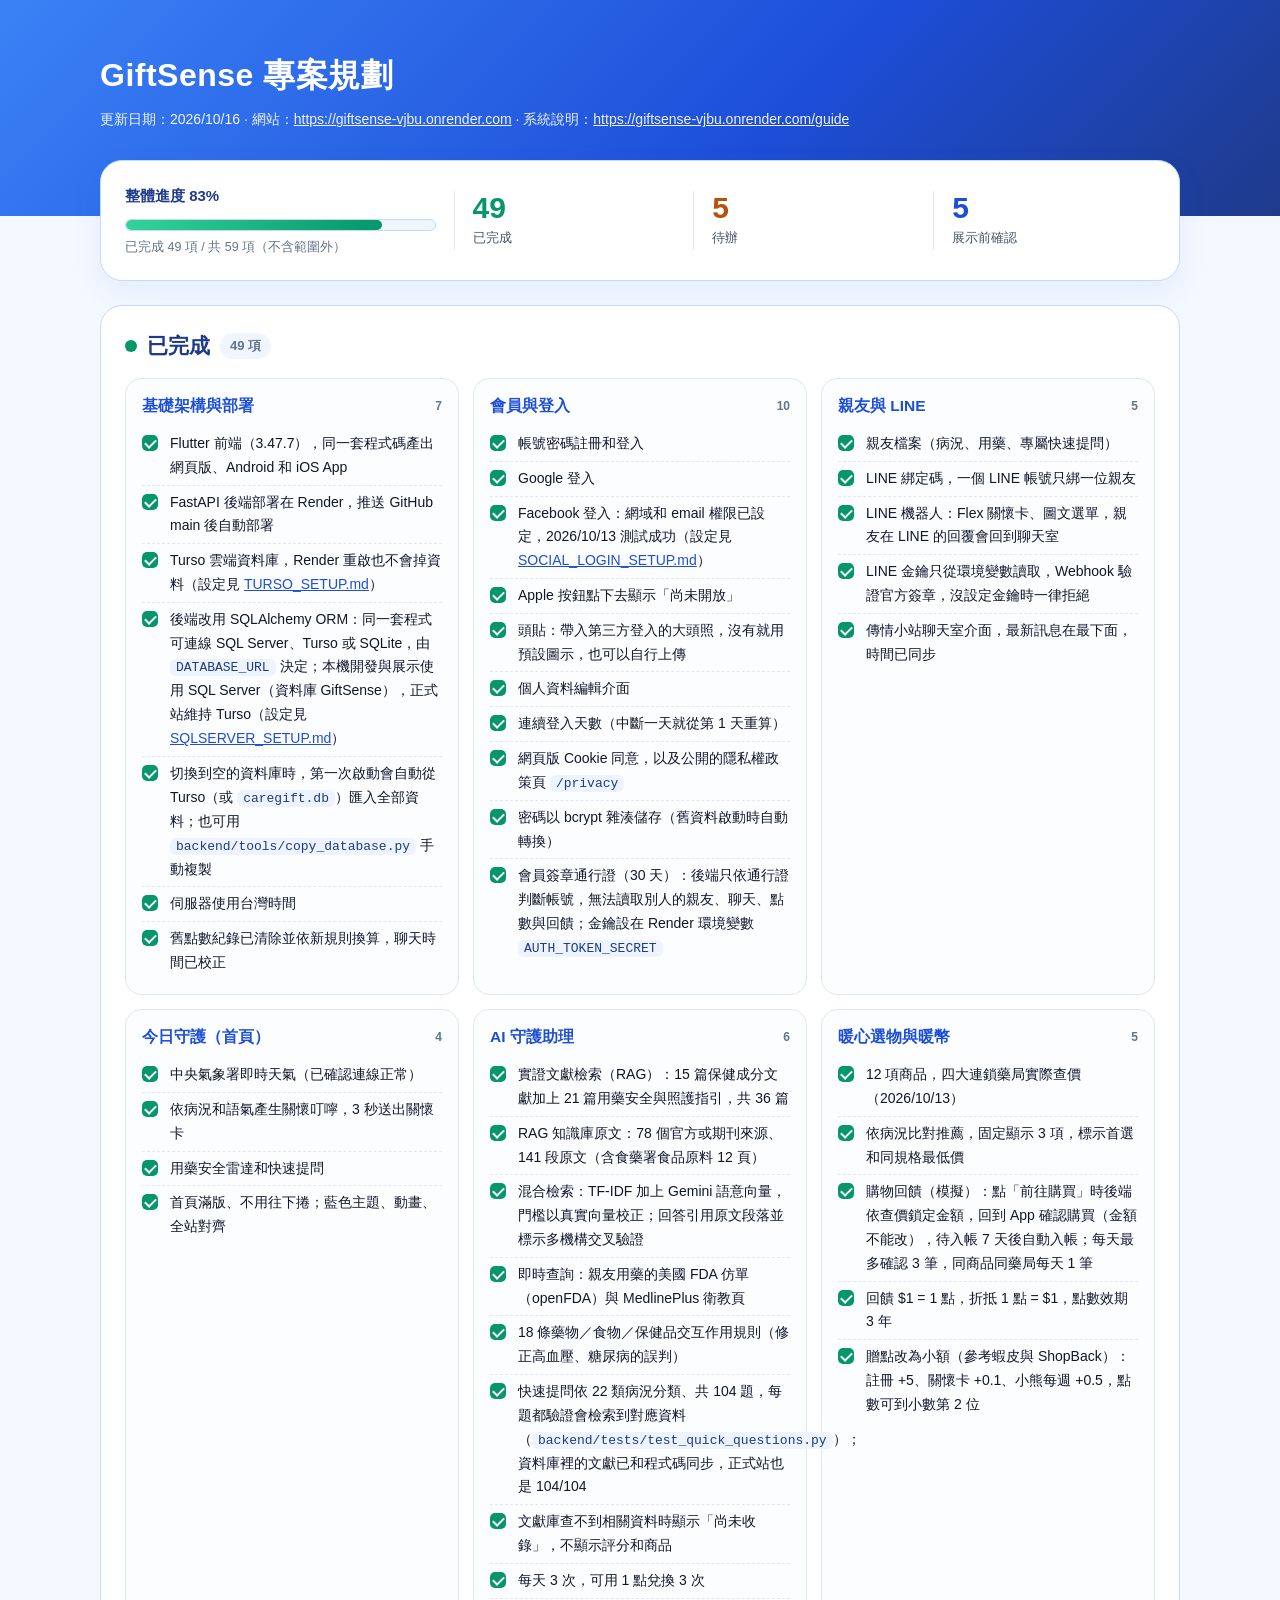
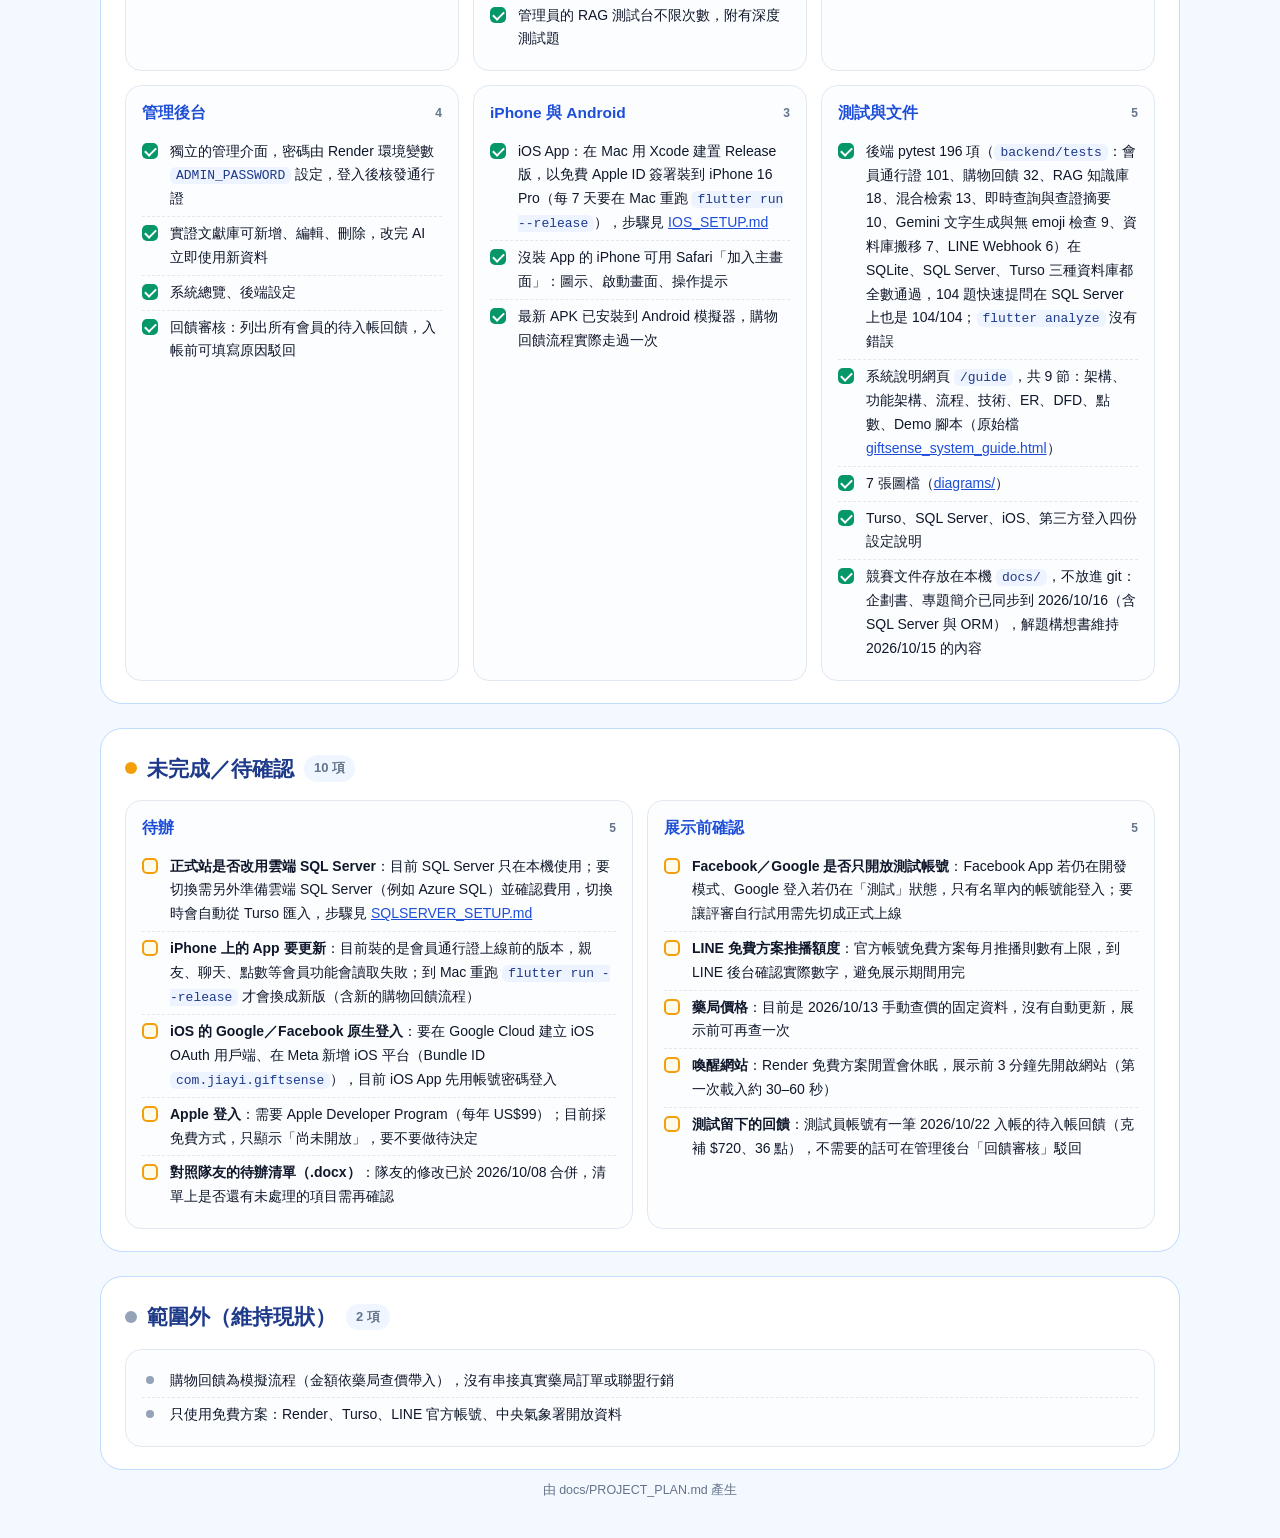
<file: docs/project_plan.html>
<!DOCTYPE html>
<html lang="zh-Hant-TW">
<head>
<meta charset="utf-8">
<meta name="viewport" content="width=device-width, initial-scale=1">
<title>GiftSense 專案規劃</title>
<style>
  :root {
    --blue: #2563EB; --blue-dark: #1D4ED8; --blue-deep: #1E3A8A; --blue-soft: #EFF6FF; --blue-border: #BFDBFE;
    --ink: #0F172A; --slate: #475569; --muted: #64748B; --line: #E2E8F0; --bg: #F4F8FF;
    --green: #059669; --green-soft: #ECFDF5; --amber: #B45309; --amber-soft: #FFFBEB;
  }
  * { box-sizing: border-box; }
  body { margin: 0; background: var(--bg); color: var(--ink); line-height: 1.7; font-size: 15px;
          font-family: -apple-system, "PingFang TC", "Noto Sans TC", "Microsoft JhengHei", sans-serif; }
  a { color: var(--blue-dark); }
  code { background: #EEF4FF; color: var(--blue-deep); padding: 1px 6px; border-radius: 6px; font-size: 13px; font-family: "SF Mono", Consolas, monospace; }
  header { background: linear-gradient(135deg, #3B82F6, #1D4ED8 60%, #1E3A8A); color: #fff; padding: 48px 20px 84px; }
  .wrap { max-width: 1120px; margin: 0 auto; padding: 0 20px; }
  header h1 { margin: 0 0 6px; font-size: 32px; letter-spacing: .5px; }
  header p { margin: 0; opacity: .92; font-size: 14px; }
  header a { color: #fff; }
  .summary { margin-top: -56px; background: #fff; border: 1px solid var(--blue-border); border-radius: 22px; padding: 22px 24px;
             box-shadow: 0 10px 30px rgba(37,99,235,.08); display: grid; grid-template-columns: 1.4fr repeat(3, 1fr); gap: 18px; align-items: center; }
  .progress b { font-size: 15px; color: var(--blue-deep); }
  .bar { margin-top: 10px; height: 12px; border-radius: 999px; background: var(--blue-soft); border: 1px solid var(--blue-border); overflow: hidden; }
  .bar i { display: block; height: 100%; width: 83%; background: linear-gradient(90deg, #34D399, #059669); border-radius: 999px; }
  .progress small { display: block; margin-top: 6px; color: var(--muted); font-size: 12.5px; }
  .stat { border-left: 1px solid var(--line); padding-left: 18px; }
  .stat b { display: block; font-size: 30px; line-height: 1.1; }
  .stat span { font-size: 13px; color: var(--slate); }
  .stat.done b { color: var(--green); } .stat.todo b { color: var(--amber); } .stat.check b { color: var(--blue-dark); }
  main { padding: 8px 0 60px; }
  .card { margin-top: 24px; background: #fff; border: 1px solid var(--blue-border); border-radius: 22px; padding: 22px 24px; }
  h2 { margin: 0 0 14px; font-size: 21px; color: var(--blue-deep); display: flex; align-items: center; gap: 10px; }
  h2 em { font-style: normal; font-size: 13px; font-weight: 700; color: var(--muted); background: var(--blue-soft); border-radius: 999px; padding: 2px 10px; }
  h2 .dot { width: 12px; height: 12px; border-radius: 50%; background: var(--blue); }
  .card.done h2 .dot { background: var(--green); } .card.todo h2 .dot { background: #F59E0B; } .card.info h2 .dot { background: #94A3B8; }
  .grid { display: grid; gap: 14px; grid-template-columns: repeat(auto-fit, minmax(320px, 1fr)); }
  .grid.two { grid-template-columns: repeat(auto-fit, minmax(420px, 1fr)); }
  .group { border: 1px solid var(--line); border-radius: 16px; padding: 14px 16px; background: #FCFDFF; }
  h3 { margin: 0 0 8px; font-size: 15.5px; color: var(--blue-dark); display: flex; justify-content: space-between; align-items: center; }
  h3 span { font-size: 12px; color: var(--muted); font-weight: 700; }
  ul { list-style: none; margin: 0; padding: 0; }
  li { position: relative; padding: 5px 0 5px 28px; font-size: 14px; border-top: 1px dashed var(--line); }
  li:first-child { border-top: 0; }
  li::before { content: ""; position: absolute; left: 0; top: 8px; width: 16px; height: 16px; border-radius: 5px; box-sizing: border-box; }
  li.done::before { background: var(--green); }
  li.done::after { content: ""; position: absolute; left: 5px; top: 10px; width: 5px; height: 9px; border: solid #fff; border-width: 0 2px 2px 0; transform: rotate(45deg); }
  li.todo::before { border: 2px solid #F59E0B; background: var(--amber-soft); }
  li.info::before { width: 8px; height: 8px; top: 12px; left: 4px; border-radius: 50%; background: #94A3B8; }
  footer { text-align: center; color: var(--muted); font-size: 12.5px; padding: 10px 20px 40px; }
  @media (max-width: 760px) {
    .summary { grid-template-columns: repeat(3, 1fr); }
    .progress { grid-column: 1 / -1; }
    .stat:first-of-type { border-left: 0; padding-left: 0; }
    .grid.two { grid-template-columns: 1fr; }
  }
  @media print { header { padding-bottom: 70px; } .card { break-inside: avoid; } }
</style>
</head>
<body>
<header>
  <div class="wrap">
    <h1>GiftSense 專案規劃</h1>
    <p>更新日期：2026/10/16 · 網站：<a href="https://giftsense-vjbu.onrender.com">https://giftsense-vjbu.onrender.com</a> · 系統說明：<a href="https://giftsense-vjbu.onrender.com/guide">https://giftsense-vjbu.onrender.com/guide</a></p>
  </div>
</header>
<div class="wrap">
  <div class="summary">
    <div class="progress"><b>整體進度 83%</b><div class="bar"><i></i></div><small>已完成 49 項 / 共 59 項（不含範圍外）</small></div>
    <div class="stat done"><b>49</b><span>已完成</span></div>
    <div class="stat todo"><b>5</b><span>待辦</span></div>
    <div class="stat check"><b>5</b><span>展示前確認</span></div>
  </div>
</div>
<main class="wrap">
  <section class="card done">
    <h2><span class="dot"></span>已完成<em>49 項</em></h2>
    <div class="grid">
      <div class="group">
        <h3>基礎架構與部署<span>7</span></h3>
        <ul>
          <li class="done">Flutter 前端（3.47.7），同一套程式碼產出網頁版、Android 和 iOS App</li>
          <li class="done">FastAPI 後端部署在 Render，推送 GitHub main 後自動部署</li>
          <li class="done">Turso 雲端資料庫，Render 重啟也不會掉資料（設定見 <a href="TURSO_SETUP.md">TURSO_SETUP.md</a>）</li>
          <li class="done">後端改用 SQLAlchemy ORM：同一套程式可連線 SQL Server、Turso 或 SQLite，由 <code>DATABASE_URL</code> 決定；本機開發與展示使用 SQL Server（資料庫 GiftSense），正式站維持 Turso（設定見 <a href="SQLSERVER_SETUP.md">SQLSERVER_SETUP.md</a>）</li>
          <li class="done">切換到空的資料庫時，第一次啟動會自動從 Turso（或 <code>caregift.db</code>）匯入全部資料；也可用 <code>backend/tools/copy_database.py</code> 手動複製</li>
          <li class="done">伺服器使用台灣時間</li>
          <li class="done">舊點數紀錄已清除並依新規則換算，聊天時間已校正</li>
        </ul>
      </div>
      <div class="group">
        <h3>會員與登入<span>10</span></h3>
        <ul>
          <li class="done">帳號密碼註冊和登入</li>
          <li class="done">Google 登入</li>
          <li class="done">Facebook 登入：網域和 email 權限已設定，2026/10/13 測試成功（設定見 <a href="SOCIAL_LOGIN_SETUP.md">SOCIAL_LOGIN_SETUP.md</a>）</li>
          <li class="done">Apple 按鈕點下去顯示「尚未開放」</li>
          <li class="done">頭貼：帶入第三方登入的大頭照，沒有就用預設圖示，也可以自行上傳</li>
          <li class="done">個人資料編輯介面</li>
          <li class="done">連續登入天數（中斷一天就從第 1 天重算）</li>
          <li class="done">網頁版 Cookie 同意，以及公開的隱私權政策頁 <code>/privacy</code></li>
          <li class="done">密碼以 bcrypt 雜湊儲存（舊資料啟動時自動轉換）</li>
          <li class="done">會員簽章通行證（30 天）：後端只依通行證判斷帳號，無法讀取別人的親友、聊天、點數與回饋；金鑰設在 Render 環境變數 <code>AUTH_TOKEN_SECRET</code></li>
        </ul>
      </div>
      <div class="group">
        <h3>親友與 LINE<span>5</span></h3>
        <ul>
          <li class="done">親友檔案（病況、用藥、專屬快速提問）</li>
          <li class="done">LINE 綁定碼，一個 LINE 帳號只綁一位親友</li>
          <li class="done">LINE 機器人：Flex 關懷卡、圖文選單，親友在 LINE 的回覆會回到聊天室</li>
          <li class="done">LINE 金鑰只從環境變數讀取，Webhook 驗證官方簽章，沒設定金鑰時一律拒絕</li>
          <li class="done">傳情小站聊天室介面，最新訊息在最下面，時間已同步</li>
        </ul>
      </div>
      <div class="group">
        <h3>今日守護（首頁）<span>4</span></h3>
        <ul>
          <li class="done">中央氣象署即時天氣（已確認連線正常）</li>
          <li class="done">依病況和語氣產生關懷叮嚀，3 秒送出關懷卡</li>
          <li class="done">用藥安全雷達和快速提問</li>
          <li class="done">首頁滿版、不用往下捲；藍色主題、動畫、全站對齊</li>
        </ul>
      </div>
      <div class="group">
        <h3>AI 守護助理<span>6</span></h3>
        <ul>
          <li class="done">實證文獻檢索（RAG）：15 篇保健成分文獻加上 21 篇用藥安全與照護指引，共 36 篇</li>
          <li class="done">RAG 知識庫原文：78 個官方或期刊來源、141 段原文（含食藥署食品原料 12 頁）</li>
          <li class="done">混合檢索：TF-IDF 加上 Gemini 語意向量，門檻以真實向量校正；回答引用原文段落並標示多機構交叉驗證</li>
          <li class="done">即時查詢：親友用藥的美國 FDA 仿單（openFDA）與 MedlinePlus 衛教頁</li>
          <li class="done">18 條藥物／食物／保健品交互作用規則（修正高血壓、糖尿病的誤判）</li>
          <li class="done">快速提問依 22 類病況分類、共 104 題，每題都驗證會檢索到對應資料（<code>backend/tests/test_quick_questions.py</code>）；資料庫裡的文獻已和程式碼同步，正式站也是 104/104</li>
          <li class="done">文獻庫查不到相關資料時顯示「尚未收錄」，不顯示評分和商品</li>
          <li class="done">每天 3 次，可用 1 點兌換 3 次</li>
          <li class="done">管理員的 RAG 測試台不限次數，附有深度測試題</li>
        </ul>
      </div>
      <div class="group">
        <h3>暖心選物與暖幣<span>5</span></h3>
        <ul>
          <li class="done">12 項商品，四大連鎖藥局實際查價（2026/10/13）</li>
          <li class="done">依病況比對推薦，固定顯示 3 項，標示首選和同規格最低價</li>
          <li class="done">購物回饋（模擬）：點「前往購買」時後端依查價鎖定金額，回到 App 確認購買（金額不能改），待入帳 7 天後自動入帳；每天最多確認 3 筆，同商品同藥局每天 1 筆</li>
          <li class="done">回饋 $1 = 1 點，折抵 1 點 = $1，點數效期 3 年</li>
          <li class="done">贈點改為小額（參考蝦皮與 ShopBack）：註冊 +5、關懷卡 +0.1、小熊每週 +0.5，點數可到小數第 2 位</li>
        </ul>
      </div>
      <div class="group">
        <h3>管理後台<span>4</span></h3>
        <ul>
          <li class="done">獨立的管理介面，密碼由 Render 環境變數 <code>ADMIN_PASSWORD</code> 設定，登入後核發通行證</li>
          <li class="done">實證文獻庫可新增、編輯、刪除，改完 AI 立即使用新資料</li>
          <li class="done">系統總覽、後端設定</li>
          <li class="done">回饋審核：列出所有會員的待入帳回饋，入帳前可填寫原因駁回</li>
        </ul>
      </div>
      <div class="group">
        <h3>iPhone 與 Android<span>3</span></h3>
        <ul>
          <li class="done">iOS App：在 Mac 用 Xcode 建置 Release 版，以免費 Apple ID 簽署裝到 iPhone 16 Pro（每 7 天要在 Mac 重跑 <code>flutter run --release</code>），步驟見 <a href="IOS_SETUP.md">IOS_SETUP.md</a></li>
          <li class="done">沒裝 App 的 iPhone 可用 Safari「加入主畫面」：圖示、啟動畫面、操作提示</li>
          <li class="done">最新 APK 已安裝到 Android 模擬器，購物回饋流程實際走過一次</li>
        </ul>
      </div>
      <div class="group">
        <h3>測試與文件<span>5</span></h3>
        <ul>
          <li class="done">後端 pytest 196 項（<code>backend/tests</code>：會員通行證 101、購物回饋 32、RAG 知識庫 18、混合檢索 13、即時查詢與查證摘要 10、Gemini 文字生成與無 emoji 檢查 9、資料庫搬移 7、LINE Webhook 6）在 SQLite、SQL Server、Turso 三種資料庫都全數通過，104 題快速提問在 SQL Server 上也是 104/104；<code>flutter analyze</code> 沒有錯誤</li>
          <li class="done">系統說明網頁 <code>/guide</code>，共 9 節：架構、功能架構、流程、技術、ER、DFD、點數、Demo 腳本（原始檔 <a href="giftsense_system_guide.html">giftsense_system_guide.html</a>）</li>
          <li class="done">7 張圖檔（<a href="diagrams/">diagrams/</a>）</li>
          <li class="done">Turso、SQL Server、iOS、第三方登入四份設定說明</li>
          <li class="done">競賽文件存放在本機 <code>docs/</code>，不放進 git：企劃書、專題簡介已同步到 2026/10/16（含 SQL Server 與 ORM），解題構想書維持 2026/10/15 的內容</li>
        </ul>
      </div>
    </div>
  </section>
  <section class="card todo">
    <h2><span class="dot"></span>未完成／待確認<em>10 項</em></h2>
    <div class="grid two">
      <div class="group">
        <h3>待辦<span>5</span></h3>
        <ul>
          <li class="todo"><b>正式站是否改用雲端 SQL Server</b>：目前 SQL Server 只在本機使用；要切換需另外準備雲端 SQL Server（例如 Azure SQL）並確認費用，切換時會自動從 Turso 匯入，步驟見 <a href="SQLSERVER_SETUP.md">SQLSERVER_SETUP.md</a></li>
          <li class="todo"><b>iPhone 上的 App 要更新</b>：目前裝的是會員通行證上線前的版本，親友、聊天、點數等會員功能會讀取失敗；到 Mac 重跑 <code>flutter run --release</code> 才會換成新版（含新的購物回饋流程）</li>
          <li class="todo"><b>iOS 的 Google／Facebook 原生登入</b>：要在 Google Cloud 建立 iOS OAuth 用戶端、在 Meta 新增 iOS 平台（Bundle ID <code>com.jiayi.giftsense</code>），目前 iOS App 先用帳號密碼登入</li>
          <li class="todo"><b>Apple 登入</b>：需要 Apple Developer Program（每年 US$99）；目前採免費方式，只顯示「尚未開放」，要不要做待決定</li>
          <li class="todo"><b>對照隊友的待辦清單（.docx）</b>：隊友的修改已於 2026/10/08 合併，清單上是否還有未處理的項目需再確認</li>
        </ul>
      </div>
      <div class="group">
        <h3>展示前確認<span>5</span></h3>
        <ul>
          <li class="todo"><b>Facebook／Google 是否只開放測試帳號</b>：Facebook App 若仍在開發模式、Google 登入若仍在「測試」狀態，只有名單內的帳號能登入；要讓評審自行試用需先切成正式上線</li>
          <li class="todo"><b>LINE 免費方案推播額度</b>：官方帳號免費方案每月推播則數有上限，到 LINE 後台確認實際數字，避免展示期間用完</li>
          <li class="todo"><b>藥局價格</b>：目前是 2026/10/13 手動查價的固定資料，沒有自動更新，展示前可再查一次</li>
          <li class="todo"><b>喚醒網站</b>：Render 免費方案閒置會休眠，展示前 3 分鐘先開啟網站（第一次載入約 30–60 秒）</li>
          <li class="todo"><b>測試留下的回饋</b>：測試員帳號有一筆 2026/10/22 入帳的待入帳回饋（克補 $720、36 點），不需要的話可在管理後台「回饋審核」駁回</li>
        </ul>
      </div>
    </div>
  </section>
  <section class="card info">
    <h2><span class="dot"></span>範圍外（維持現狀）<em>2 項</em></h2>
    <div class="grid two">
      <div class="group">
        
        <ul>
          <li class="info">購物回饋為模擬流程（金額依藥局查價帶入），沒有串接真實藥局訂單或聯盟行銷</li>
          <li class="info">只使用免費方案：Render、Turso、LINE 官方帳號、中央氣象署開放資料</li>
        </ul>
      </div>
    </div>
  </section>
</main>
<footer>由 docs/PROJECT_PLAN.md 產生</footer>
</body>
</html>
</file>
<file: style.css>
:root {
  --bg-base: #F0F4F8;
  --bg-card: #FFFFFF;
  --bg-card-elevated: #F8FAFC;
  --muji-primary: #2563EB;
  --muji-dark: #1E293B;
  --muji-amber: #D97706;
  --muji-sage: #0D9488;
  --muji-soft-bg: #EBF3FB;
  --muji-red: #EF4444;
  --text-main: #1E293B;
  --text-muted: #64748B;
  --text-subtle: #94A3B8;
  --border-subtle: #E2E8F0;
  --border-highlight: #CBD5E1;
  --bubble-radius: 28px;
}

* {
  box-sizing: border-box;
  margin: 0;
  padding: 0;
  font-family: 'Plus Jakarta Sans', 'Noto Sans TC', sans-serif;
  -webkit-tap-highlight-color: transparent;
}

body {
  background: #E6ECF2;
  color: var(--text-main);
  display: flex;
  justify-content: center;
  min-height: 100vh;
  padding: 16px 8px;
}

.app-container {
  width: 96%;
  max-width: 1340px;
  height: 94vh;
  max-height: 960px;
  background: var(--bg-base);
  border: 1px solid var(--border-subtle);
  border-radius: 28px;
  overflow: hidden;
  box-shadow: 0 20px 60px rgba(30, 58, 95, 0.08);
  display: flex;
  flex-direction: column;
  position: relative;
  transition: max-width 0.25s cubic-bezier(0.34, 1.56, 0.64, 1), border-radius 0.25s ease;
}

/* Mobile Screens (<900px) */
@media (max-width: 899px) {
  body {
    padding: 16px 8px;
  }
  .app-container {
    width: 100% !important;
    max-width: 440px !important;
    max-height: 860px !important;
    border-radius: 44px !important;
  }
}

/* Top Bar Header */
.top-bar {
  padding: 14px 18px;
  background: rgba(240, 244, 248, 0.94);
  backdrop-filter: blur(20px);
  border-bottom: 1px solid var(--border-subtle);
  display: flex;
  justify-content: space-between;
  align-items: center;
  z-index: 10;
}

.recipient-select-btn {
  background: var(--bg-card-elevated);
  border: 1px solid var(--border-highlight);
  color: var(--text-main);
  padding: 6px 12px;
  border-radius: 20px;
  font-size: 11px;
  font-weight: 800;
  cursor: pointer;
  display: flex;
  align-items: center;
  gap: 5px;
  max-width: 145px;
  transition: all 0.2s cubic-bezier(0.34, 1.56, 0.64, 1);
}

.recipient-label-text {
  white-space: nowrap;
  overflow: hidden;
  text-overflow: ellipsis;
  max-width: 95px;
}

.recipient-select-btn:active {
  transform: scale(0.95);
}

/* Circular Utility Icon Button (Messages, Orders) */
.top-icon-btn {
  width: 36px;
  height: 36px;
  border-radius: 50%;
  background: var(--bg-card-elevated);
  border: 1px solid var(--border-subtle);
  display: flex;
  align-items: center;
  justify-content: center;
  cursor: pointer;
  color: var(--text-main);
  transition: all 0.2s cubic-bezier(0.34, 1.56, 0.64, 1);
  padding: 0;
  flex-shrink: 0;
}

.top-icon-btn:hover {
  background: var(--muji-soft-bg);
  border-color: var(--border-highlight);
  transform: translateY(-1px);
}

.top-icon-btn:active {
  transform: scale(0.92);
}

/* Consolidated User Profile Capsule */
.user-profile-capsule {
  height: 36px;
  background: var(--muji-soft-bg);
  border: 1.5px solid var(--border-highlight);
  border-radius: 20px;
  padding: 3px 10px 3px 4px;
  display: flex;
  align-items: center;
  gap: 6px;
  cursor: pointer;
  transition: all 0.2s cubic-bezier(0.34, 1.56, 0.64, 1);
  flex-shrink: 0;
}

.user-profile-capsule:hover {
  background: #FFFFFF;
  box-shadow: 0 4px 12px rgba(37, 99, 235, 0.12);
}

.user-profile-capsule:active {
  transform: scale(0.96);
}

.user-capsule-avatar {
  width: 26px;
  height: 26px;
  border-radius: 50%;
  border: 1px solid var(--muji-primary);
  object-fit: cover;
  background: #FFFFFF;
}

.user-capsule-name {
  font-size: 11px;
  font-weight: 800;
  color: var(--muji-dark);
  white-space: nowrap;
  max-width: 60px;
  overflow: hidden;
  text-overflow: ellipsis;
}

/* Sleek User Dropdown Popover */
.user-dropdown-menu {
  position: absolute;
  top: 44px;
  right: 0;
  width: 240px;
  background: #FFFFFF;
  border: 1.5px solid var(--border-highlight);
  border-radius: 20px;
  padding: 12px;
  box-shadow: 0 12px 36px rgba(30, 41, 59, 0.16);
  z-index: 200;
  animation: bubblePop 0.25s cubic-bezier(0.34, 1.56, 0.64, 1);
}

.user-dropdown-header {
  display: flex;
  align-items: center;
  gap: 10px;
  padding: 4px 6px 10px;
}

.user-dropdown-avatar-large {
  width: 40px;
  height: 40px;
  border-radius: 50%;
  border: 1.5px solid var(--muji-primary);
  object-fit: cover;
  background: #FFFFFF;
}

.user-dropdown-divider {
  height: 1px;
  background: var(--border-subtle);
  margin: 6px 0;
}

.user-dropdown-item {
  display: flex;
  align-items: center;
  gap: 10px;
  padding: 8px 10px;
  border-radius: 12px;
  cursor: pointer;
  transition: background 0.15s ease;
}

.user-dropdown-item:hover {
  background: var(--muji-soft-bg);
}

.user-dropdown-icon {
  font-size: 15px;
  width: 20px;
  text-align: center;
}

.user-dropdown-arrow {
  font-size: 13px;
  color: var(--text-subtle);
  font-weight: 800;
}

.user-dropdown-logout:hover {
  background: rgba(200, 90, 90, 0.08);
}

.user-badge-btn {
  background: var(--muji-soft-bg);
  border: 1px solid var(--border-highlight);
  color: var(--muji-dark);
  padding: 6px 12px;
  border-radius: 20px;
  font-size: 11px;
  font-weight: 800;
  cursor: pointer;
  display: flex;
  align-items: center;
  gap: 4px;
  transition: all 0.2s cubic-bezier(0.34, 1.56, 0.64, 1);
}

.user-badge-btn:active {
  transform: scale(0.95);
}

/* Hide all browser scrollbars for authentic mobile UI appearance */
*::-webkit-scrollbar {
  display: none !important;
  width: 0 !important;
  height: 0 !important;
}

* {
  scrollbar-width: none !important;
  -ms-overflow-style: none !important;
}

/* Content Area */
.content-area {
  padding: 16px 16px 96px;
  flex: 1;
  overflow-y: auto;
  position: relative;
}

.spa-page {
  display: none;
  animation: fadeInBubble 0.25s cubic-bezier(0.34, 1.56, 0.64, 1);
}

.spa-page.active {
  display: block;
}

@keyframes fadeInBubble {
  from { opacity: 0; transform: scale(0.98) translateY(8px); }
  to { opacity: 1; transform: scale(1) translateY(0); }
}

/* MUJI & Pokémon Sleep Warm Bubble Cards */
.bubble-card {
  background: var(--bg-card);
  border: 1px solid var(--border-subtle);
  border-radius: var(--bubble-radius);
  padding: 20px;
  margin-bottom: 16px;
  box-shadow: 0 8px 24px rgba(30, 58, 95, 0.05);
  transition: all 0.25s cubic-bezier(0.34, 1.56, 0.64, 1);
  position: relative;
  overflow: hidden;
}

.card-tag {
  display: inline-block;
  padding: 4px 12px;
  border-radius: 12px;
  font-size: 10px;
  font-weight: 800;
  margin-bottom: 8px;
}

.tag-muji {
  background: var(--muji-soft-bg);
  color: var(--muji-primary);
  border: 1px solid var(--border-highlight);
}

.tag-amber {
  background: rgba(217, 119, 6, 0.12);
  color: var(--muji-amber);
  border: 1px solid rgba(217, 119, 6, 0.3);
}

.tag-red {
  background: rgba(239, 68, 68, 0.1);
  color: var(--muji-red);
  border: 1px solid rgba(239, 68, 68, 0.25);
}

.section-title {
  font-size: 13px;
  font-weight: 800;
  color: var(--text-main);
  margin: 18px 4px 10px;
  display: flex;
  align-items: center;
  gap: 6px;
}

/* 2x2 Bento Topic Warm Grid */
.bento-grid {
  display: grid;
  grid-template-columns: 1fr 1fr;
  gap: 12px;
  margin-bottom: 16px;
}

.bento-topic-item {
  background: var(--bg-card);
  border: 1px solid var(--border-subtle);
  border-radius: 24px;
  padding: 18px 16px;
  cursor: pointer;
  transition: all 0.25s cubic-bezier(0.34, 1.56, 0.64, 1);
  box-shadow: 0 4px 14px rgba(30, 58, 95, 0.03);
}

.bento-topic-item:hover {
  transform: translateY(-2px);
  border-color: var(--muji-primary);
}

.bento-topic-item:active {
  transform: scale(0.95) !important;
}

.bento-topic-item.active {
  border: 2px solid var(--muji-primary);
  background: var(--muji-soft-bg);
}

/* Bubble Pills for Tone Switcher */
.bubble-pill-strip {
  display: flex;
  gap: 8px;
  overflow-x: auto;
  padding: 4px 2px 10px;
  scrollbar-width: none;
}

.bubble-pill {
  padding: 9px 16px;
  border-radius: 20px;
  background: var(--bg-card);
  border: 1px solid var(--border-subtle);
  font-size: 11px;
  font-weight: 700;
  color: var(--text-muted);
  cursor: pointer;
  white-space: nowrap;
  transition: all 0.2s cubic-bezier(0.34, 1.56, 0.64, 1);
}

.bubble-pill:active {
  transform: scale(0.94) !important;
}

.bubble-pill.active {
  background: var(--muji-primary);
  color: #FFFFFF;
  font-weight: 800;
  transform: scale(1.04);
  border-color: transparent;
  box-shadow: 0 4px 16px rgba(37, 99, 235, 0.25);
}

/* Q-Elastic Dynamic Organic Bubble Buttons */
@keyframes bubbleBreathing {
  0%, 100% { transform: scale(1); box-shadow: 0 6px 20px rgba(37, 99, 235, 0.2); }
  50% { transform: scale(1.02); box-shadow: 0 10px 28px rgba(37, 99, 235, 0.35); }
}

.btn-primary {
  width: 100%;
  padding: 16px;
  background: linear-gradient(135deg, #2563EB 0%, #1D4ED8 100%);
  color: #FFFFFF;
  border: none;
  border-radius: 26px;
  font-size: 13px;
  font-weight: 800;
  cursor: pointer;
  box-shadow: 0 8px 24px rgba(37, 99, 235, 0.25);
  transition: all 0.25s cubic-bezier(0.34, 1.56, 0.64, 1);
  animation: bubbleBreathing 4s ease-in-out infinite;
}

.btn-primary:hover {
  transform: translateY(-2px) scale(1.02);
  box-shadow: 0 12px 30px rgba(37, 99, 235, 0.35);
}

.btn-primary:active {
  transform: scale(0.92) !important;
  box-shadow: 0 4px 12px rgba(37, 99, 235, 0.2);
}

.btn-cart-add {
  background: var(--muji-soft-bg);
  border: 1.5px solid var(--border-highlight);
  color: var(--muji-dark);
  padding: 9px 16px;
  border-radius: 22px;
  font-size: 11px;
  font-weight: 800;
  cursor: pointer;
  box-shadow: 0 4px 14px rgba(30, 58, 95, 0.08);
  transition: all 0.25s cubic-bezier(0.34, 1.56, 0.64, 1);
  display: inline-flex;
  align-items: center;
  gap: 5px;
}

.btn-cart-add:hover {
  transform: translateY(-2px) scale(1.04);
  background: #FFFFFF;
  border-color: var(--muji-primary);
  box-shadow: 0 6px 20px rgba(37, 99, 235, 0.2);
}

.btn-cart-add:active {
  transform: scale(0.91) !important;
}

.btn-auto-order {
  background: linear-gradient(135deg, #1E293B 0%, #0F172A 100%);
  color: #FFFFFF;
  border: 1.5px solid rgba(217, 119, 6, 0.4);
  padding: 9px 16px;
  border-radius: 22px;
  font-size: 10px;
  font-weight: 800;
  cursor: pointer;
  display: inline-flex;
  align-items: center;
  gap: 5px;
  box-shadow: 0 6px 18px rgba(15, 23, 42, 0.3);
  transition: all 0.25s cubic-bezier(0.34, 1.56, 0.64, 1);
}

.btn-auto-order:hover {
  transform: translateY(-2px) scale(1.04);
  border-color: var(--muji-amber);
  box-shadow: 0 8px 24px rgba(217, 119, 6, 0.35);
}

.btn-auto-order:active {
  transform: scale(0.91) !important;
}

.pharmacy-price-grid {
  display: grid;
  grid-template-columns: 1fr 1fr;
  gap: 8px;
  background: var(--bg-card-elevated);
  border: 1px dashed var(--border-highlight);
  border-radius: 16px;
  padding: 10px;
  margin-top: 10px;
}

.pharmacy-chip {
  font-size: 11px;
  padding: 8px 10px;
  border-radius: 12px;
  background: #FFFFFF;
  display: flex;
  justify-content: space-between;
  align-items: center;
  color: var(--text-muted);
  border: 1px solid var(--border-subtle);
  white-space: nowrap;
}

/* Dynamic Gold Sparkle Shimmer for Lowest Price Pharmacy Chip */
@keyframes goldSparkleShimmer {
  0% {
    background-position: -200% 0;
    box-shadow: 0 4px 12px rgba(217, 119, 6, 0.2);
    border-color: rgba(217, 119, 6, 0.5);
  }
  50% {
    box-shadow: 0 6px 18px rgba(217, 119, 6, 0.45);
    border-color: #D97706;
  }
  100% {
    background-position: 200% 0;
    box-shadow: 0 4px 12px rgba(217, 119, 6, 0.2);
    border-color: rgba(217, 119, 6, 0.5);
  }
}

.pharmacy-chip.cheapest {
  background: linear-gradient(90deg, #FEF3C7 0%, #FFFBEB 30%, #FDE68A 60%, #FEF3C7 100%);
  background-size: 200% 100%;
  animation: goldSparkleShimmer 2.8s ease-in-out infinite;
  border: 1.5px solid #D97706;
  color: #1E293B;
  font-weight: 800;
  grid-column: span 2;
}

.lowest-badge {
  background: var(--muji-primary);
  color: #FFFFFF;
  font-size: 9px;
  font-weight: 800;
  padding: 2px 7px;
  border-radius: 8px;
  margin-left: 6px;
}

.sample-chip {
  padding: 6px 12px;
  border-radius: 14px;
  background: var(--bg-card);
  border: 1px solid var(--border-subtle);
  font-size: 11px;
  color: var(--text-muted);
  cursor: pointer;
  display: inline-flex;
  align-items: center;
  white-space: nowrap;
  margin-right: 6px;
  margin-bottom: 6px;
  transition: all 0.2s;
}

.sample-chip:active {
  transform: scale(0.94) !important;
}

.input-text {
  width: 100%;
  background: var(--bg-card-elevated);
  border: 1px solid var(--border-subtle);
  border-radius: 16px;
  padding: 12px 16px;
  color: var(--text-main);
  font-size: 12px;
  margin: 4px 0 10px;
  outline: none;
  transition: border-color 0.2s;
}

.input-text:focus {
  border-color: var(--muji-primary);
}

.voice-play-btn {
  background: var(--muji-soft-bg);
  border: 1px solid var(--border-highlight);
  color: var(--muji-dark);
  padding: 7px 14px;
  border-radius: 18px;
  font-size: 11px;
  font-weight: 800;
  cursor: pointer;
  display: inline-flex;
  align-items: center;
  gap: 6px;
  margin-top: 6px;
  transition: all 0.2s;
}

.voice-play-btn:active {
  transform: scale(0.94) !important;
}

/* FLOATING WHITE CAPSULE BOTTOM NAVIGATION BAR */
.bottom-nav-container {
  position: absolute;
  bottom: 14px;
  left: 14px;
  right: 14px;
  z-index: 85;
  display: flex;
  justify-content: center;
}

.bottom-nav-bar {
  width: 100%;
  height: 64px;
  background: rgba(255, 255, 255, 0.96);
  backdrop-filter: blur(20px);
  border-radius: 32px;
  display: flex;
  justify-content: space-between;
  align-items: center;
  padding: 0 4px;
  box-shadow: 0 10px 32px rgba(30, 58, 95, 0.12);
  border: 1px solid var(--border-subtle);
}

.bottom-nav-item {
  display: flex;
  flex-direction: column;
  align-items: center;
  justify-content: center;
  flex: 1;
  height: 46px;
  border-radius: 20px;
  color: var(--text-muted);
  font-size: 8.5px;
  font-weight: 800;
  cursor: pointer;
  transition: all 0.2s cubic-bezier(0.34, 1.56, 0.64, 1);
  gap: 1px;
}

.bottom-nav-item .nav-icon {
  font-size: 9px;
  font-weight: 900;
  letter-spacing: 0.2px;
}

.bottom-nav-item:active {
  transform: scale(0.92) !important;
}

.bottom-nav-item.active {
  background: var(--muji-primary);
  color: #FFFFFF;
}

/* RAG & Medical Knowledge Styles */
.rag-chat-container {
  display: flex;
  flex-direction: column;
  gap: 12px;
  min-height: 280px;
  max-height: 440px;
  overflow-y: auto;
  padding: 6px 2px;
}

.chat-bubble {
  padding: 13px 15px;
  border-radius: 20px;
  font-size: 11.5px;
  line-height: 1.6;
  max-width: 90%;
  position: relative;
}

.chat-user {
  align-self: flex-end;
  background: var(--muji-primary);
  color: #FFFFFF;
  border-bottom-right-radius: 4px;
}

.chat-bot {
  align-self: flex-start;
  background: var(--bg-card);
  border: 1px solid var(--border-subtle);
  color: var(--text-main);
  border-bottom-left-radius: 4px;
  box-shadow: 0 4px 14px rgba(30, 58, 95, 0.04);
}

.citation-box {
  background: var(--bg-card-elevated);
  border-left: 3px solid var(--muji-amber);
  border-radius: 10px;
  padding: 8px 12px;
  margin-top: 8px;
  font-size: 10px;
  color: var(--text-muted);
}

.citation-tag {
  display: inline-block;
  padding: 2px 6px;
  background: rgba(217, 119, 6, 0.12);
  color: var(--muji-amber);
  font-weight: 800;
  border-radius: 6px;
  font-size: 9px;
  margin-right: 4px;
}

.contraindication-alert {
  background: rgba(239, 68, 68, 0.08);
  border: 1.5px solid var(--muji-red);
  border-radius: 14px;
  padding: 10px 12px;
  margin-top: 8px;
  font-size: 11px;
  color: var(--muji-red);
  font-weight: 700;
}

.evidence-badge {
  display: inline-flex;
  align-items: center;
  gap: 4px;
  padding: 3px 8px;
  border-radius: 10px;
  font-size: 9px;
  font-weight: 800;
  background: #EBF3FB;
  color: #1E6091;
  border: 1px solid #CBD5E1;
}

.authority-badge {
  display: inline-flex;
  align-items: center;
  gap: 4px;
  padding: 3px 8px;
  border-radius: 10px;
  font-size: 9px;
  font-weight: 800;
  background: var(--muji-soft-bg);
  color: var(--muji-primary);
  border: 1px solid var(--border-highlight);
}

.kb-card {
  background: var(--bg-card);
  border: 1px solid var(--border-subtle);
  border-radius: 20px;
  padding: 16px;
  margin-bottom: 12px;
  box-shadow: 0 4px 16px rgba(30, 58, 95, 0.04);
  transition: all 0.2s;
}

.kb-card:hover {
  border-color: var(--muji-primary);
}

/* Floating Cart FAB Icon with Shopping Cart Icon 🛒 */
@keyframes floatBreathing {
  0%, 100% { transform: translateY(0px); }
  50% { transform: translateY(-7px); }
}

.floating-cart-fab {
  position: absolute;
  bottom: 88px;
  right: 18px;
  width: 52px;
  height: 52px;
  border-radius: 26px;
  background: var(--muji-primary);
  color: #FFFFFF;
  border: 2px solid #FFFFFF;
  box-shadow: 0 10px 28px rgba(37, 99, 235, 0.35);
  display: flex;
  align-items: center;
  justify-content: center;
  font-size: 22px;
  cursor: pointer;
  z-index: 80;
  animation: floatBreathing 3.2s ease-in-out infinite;
  transition: transform 0.2s;
}

.floating-cart-fab:active {
  transform: scale(0.92) !important;
}

.fab-badge {
  position: absolute;
  top: -4px;
  right: -4px;
  background: var(--muji-red);
  color: #ffffff;
  font-size: 10px;
  font-weight: 900;
  border-radius: 10px;
  padding: 2px 6px;
  border: 1.5px solid #FFFFFF;
}

/* Interactive Mascot Companion */
@keyframes mascotFloat {
  0%, 100% { transform: translateY(0px) rotate(0deg); }
  50% { transform: translateY(-7px) rotate(2deg); }
}

@keyframes mascotWiggle {
  0% { transform: scale(1) rotate(0deg); }
  20% { transform: scale(1.22) rotate(-10deg); }
  40% { transform: scale(1.18) rotate(10deg); }
  60% { transform: scale(1.12) rotate(-5deg); }
  80% { transform: scale(1.06) rotate(3deg); }
  100% { transform: scale(1) rotate(0deg); }
}

@keyframes bubblePop {
  0% { opacity: 0; transform: scale(0.7) translateY(10px); }
  100% { opacity: 1; transform: scale(1) translateY(0); }
}

.mascot-avatar-top {
  width: 36px;
  height: 36px;
  border-radius: 50%;
  background: #FFFFFF;
  border: 1.5px solid var(--muji-primary);
  box-shadow: 0 4px 12px rgba(37, 99, 235, 0.15);
  cursor: pointer;
  object-fit: cover;
  transition: all 0.25s cubic-bezier(0.34, 1.56, 0.64, 1);
}

.mascot-avatar-top:hover {
  transform: scale(1.15) rotate(5deg);
}

.mascot-avatar-top:active {
  transform: scale(0.9) !important;
}

.mascot-banner-img {
  width: 76px;
  height: auto;
  cursor: pointer;
  animation: mascotFloat 3.6s ease-in-out infinite;
  transition: transform 0.25s cubic-bezier(0.34, 1.56, 0.64, 1);
  filter: drop-shadow(0 6px 14px rgba(30, 58, 95, 0.18));
}

.mascot-banner-img.wiggling {
  animation: mascotWiggle 0.6s cubic-bezier(0.34, 1.56, 0.64, 1);
}

.mascot-speech-bubble {
  position: absolute;
  top: -46px;
  right: 10px;
  background: #FFFFFF;
  border: 1.5px solid var(--muji-primary);
  border-radius: 18px;
  padding: 7px 14px;
  font-size: 11px;
  font-weight: 800;
  color: var(--muji-dark);
  box-shadow: 0 8px 24px rgba(37, 99, 235, 0.2);
  z-index: 50;
  white-space: nowrap;
  animation: bubblePop 0.3s cubic-bezier(0.34, 1.56, 0.64, 1);
  display: none;
}

.mascot-speech-bubble::after {
  content: '';
  position: absolute;
  bottom: -6px;
  right: 28px;
  width: 10px;
  height: 10px;
  background: #FFFFFF;
  border-right: 1.5px solid var(--muji-primary);
  border-bottom: 1.5px solid var(--muji-primary);
  transform: rotate(45deg);
}

/* Modal Overlay Drawer */
.modal-overlay {
  position: absolute;
  top: 0; left: 0; right: 0; bottom: 0;
  background: rgba(15, 23, 42, 0.55);
  backdrop-filter: blur(12px);
  z-index: 99;
  display: none;
  align-items: flex-end;
}

.modal-overlay.active { display: flex; }

.modal-drawer {
  width: 100%;
  max-height: 88%;
  overflow-y: auto;
  background: var(--bg-card);
  border-top: 1px solid var(--border-subtle);
  border-top-left-radius: 38px;
  border-top-right-radius: 38px;
  padding: 24px 20px 32px;
  box-shadow: 0 -12px 48px rgba(30, 41, 59, 0.15);
}

.btn-rec-edit:hover, .btn-edit-condition-quick:hover {
  background: var(--muji-soft-bg) !important;
  border-color: var(--muji-primary) !important;
  transform: translateY(-1px);
}

.btn-rec-edit:active, .btn-edit-condition-quick:active {
  transform: scale(0.95);
}

.btn-rec-delete:hover {
  color: var(--muji-red) !important;
  transform: scale(1.1);
}

.btn-rec-delete:active {
  transform: scale(0.9);
}

/* =========================================================================
   DESKTOP & RESPONSIVE WEB DESIGN (RWD) EXTENSION
   ========================================================================= */

/* Desktop Brand Logo */
.brand-logo-desktop {
  display: none;
  align-items: center;
  gap: 8px;
  cursor: pointer;
  padding-right: 12px;
  border-right: 1px solid var(--border-subtle);
  transition: opacity 0.2s ease;
}

.brand-logo-desktop:hover {
  opacity: 0.85;
}

/* Desktop Navigation Header Tabs */
.desktop-nav-tabs {
  display: none;
  align-items: center;
  gap: 6px;
  background: rgba(226, 232, 240, 0.7);
  padding: 4px;
  border-radius: 22px;
  border: 1px solid var(--border-subtle);
  flex-direction: row !important;
  flex-wrap: nowrap !important;
  flex-shrink: 0;
}

.desktop-nav-btn {
  background: transparent;
  border: none;
  color: var(--text-muted);
  font-size: 11px;
  font-weight: 800;
  padding: 6px 14px;
  border-radius: 18px;
  cursor: pointer;
  display: inline-flex;
  align-items: center;
  gap: 5px;
  transition: all 0.2s cubic-bezier(0.34, 1.56, 0.64, 1);
  white-space: nowrap !important;
  flex-shrink: 0;
}

.desktop-nav-btn:hover {
  color: var(--muji-primary);
  background: rgba(255, 255, 255, 0.6);
}

.desktop-nav-btn.active {
  background: #FFFFFF;
  color: var(--muji-primary);
  box-shadow: 0 2px 8px rgba(37, 99, 235, 0.14);
}

/* View Mode Switcher Button */
.view-mode-toggle-btn {
  background: var(--bg-card-elevated);
  border: 1px solid var(--border-highlight);
  color: var(--text-main);
  padding: 6px 12px;
  border-radius: 20px;
  font-size: 11px;
  font-weight: 800;
  cursor: pointer;
  display: inline-flex;
  align-items: center;
  gap: 5px;
  transition: all 0.2s cubic-bezier(0.34, 1.56, 0.64, 1);
  flex-shrink: 0;
}

.view-mode-toggle-btn:hover {
  background: var(--muji-soft-bg);
  border-color: var(--muji-primary);
  color: var(--muji-primary);
  transform: translateY(-1px);
}

.view-mode-toggle-btn:active {
  transform: scale(0.95);
}

/* Grid Layout Holders (Default mobile stacked) */
.desktop-daily-grid,
.desktop-guard-grid {
  display: block;
}

/* -------------------------------------------------------------------------
   MEDIA QUERY: Desktop Screens (min-width: 900px)
   ------------------------------------------------------------------------- */
@media (min-width: 900px) {
  body:not(.lock-mobile) {
    padding: 20px 24px;
    align-items: center;
  }

  /* Expand Container to Web Dashboard */
  body:not(.lock-mobile) .app-container:not(.force-mobile-view) {
    max-width: 1340px;
    width: 96%;
    height: 94vh;
    max-height: 980px;
    border-radius: 28px;
    box-shadow: 0 25px 70px rgba(30, 58, 95, 0.12);
  }

  /* Show Desktop Top Navigation and Brand */
  body:not(.lock-mobile) .app-container:not(.force-mobile-view) .brand-logo-desktop {
    display: flex !important;
  }

  body:not(.lock-mobile) .app-container:not(.force-mobile-view) .desktop-nav-tabs {
    display: flex !important;
  }

  /* Hide Redundant Quick Message Icon on Desktop (already in desktop-nav-tabs) */
  body:not(.lock-mobile) .app-container:not(.force-mobile-view) .top-icon-btn {
    display: none !important;
  }

  /* Hide Mobile Bottom Floating Capsule */
  body:not(.lock-mobile) .app-container:not(.force-mobile-view) .bottom-nav-container {
    display: none !important;
  }

  /* Adjust Content Padding on Desktop */
  body:not(.lock-mobile) .app-container:not(.force-mobile-view) .content-area {
    padding: 24px 32px 36px;
  }

  /* Enable smooth desktop scrollbars */
  body:not(.lock-mobile) .app-container:not(.force-mobile-view) .content-area::-webkit-scrollbar {
    display: block !important;
    width: 6px !important;
  }

  body:not(.lock-mobile) .app-container:not(.force-mobile-view) .content-area::-webkit-scrollbar-track {
    background: transparent;
  }

  body:not(.lock-mobile) .app-container:not(.force-mobile-view) .content-area::-webkit-scrollbar-thumb {
    background: rgba(148, 163, 184, 0.4);
    border-radius: 3px;
  }

  body:not(.lock-mobile) .app-container:not(.force-mobile-view) .content-area::-webkit-scrollbar-thumb:hover {
    background: rgba(100, 116, 139, 0.6);
  }

  /* 2-Column Dashboard Grid: 今日守護 */
  body:not(.lock-mobile) .app-container:not(.force-mobile-view) .desktop-daily-grid {
    display: grid !important;
    grid-template-columns: 1.15fr 0.85fr;
    gap: 22px;
    align-items: start;
  }

  /* 2-Column Medical Consultation Workspace: AI 守護助理 */
  body:not(.lock-mobile) .app-container:not(.force-mobile-view) .desktop-guard-grid {
    display: grid !important;
    grid-template-columns: 360px 1fr;
    gap: 22px;
    align-items: stretch;
  }

  /* Multi-Column Responsive eCommerce Grid: 暖心選物商城 */
  body:not(.lock-mobile) .app-container:not(.force-mobile-view) #dynamicStoreProductsList {
    display: grid !important;
    grid-template-columns: repeat(auto-fill, minmax(320px, 1fr)) !important;
    gap: 18px !important;
    align-items: stretch !important;
  }

  body:not(.lock-mobile) .app-container:not(.force-mobile-view) #dynamicStoreProductsList .bubble-card {
    margin-bottom: 0;
    display: flex;
    flex-direction: column;
    justify-content: space-between;
  }

  /* Multi-Column Grid: 實證文獻知識庫 */
  body:not(.lock-mobile) .app-container:not(.force-mobile-view) #kbLiteratureList {
    display: grid !important;
    grid-template-columns: repeat(auto-fill, minmax(360px, 1fr)) !important;
    gap: 16px !important;
  }

  /* Desktop Centered Dialog Modals */
  body:not(.lock-mobile) .app-container:not(.force-mobile-view) .modal-overlay {
    align-items: center !important;
    justify-content: center !important;
  }

  body:not(.lock-mobile) .app-container:not(.force-mobile-view) .modal-drawer {
    width: 90% !important;
    max-width: 600px !important;
    max-height: 85vh !important;
    border-radius: 28px !important;
    box-shadow: 0 24px 64px rgba(15, 23, 42, 0.25) !important;
    animation: bubblePop 0.25s cubic-bezier(0.34, 1.56, 0.64, 1);
  }

  /* Floating Cart FAB Position adjustment */
  body:not(.lock-mobile) .app-container:not(.force-mobile-view) .floating-cart-fab {
    bottom: 32px;
    right: 32px;
  }
}

/* -------------------------------------------------------------------------
   EXPLICIT .desktop-mode CLASS (Supports forcing desktop on any screen)
   ------------------------------------------------------------------------- */
.app-container.desktop-mode:not(.force-mobile-view) {
  max-width: 1340px !important;
  width: 96% !important;
  height: 94vh !important;
  max-height: 980px !important;
  border-radius: 28px !important;
  box-shadow: 0 25px 70px rgba(30, 58, 95, 0.12) !important;
}

.app-container.desktop-mode:not(.force-mobile-view) .brand-logo-desktop {
  display: flex !important;
}

.app-container.desktop-mode:not(.force-mobile-view) .desktop-nav-tabs {
  display: flex !important;
}

.app-container.desktop-mode:not(.force-mobile-view) .top-icon-btn {
  display: none !important;
}

.app-container.desktop-mode:not(.force-mobile-view) .bottom-nav-container {
  display: none !important;
}

.app-container.desktop-mode:not(.force-mobile-view) .content-area {
  padding: 24px 32px 36px !important;
}

.app-container.desktop-mode:not(.force-mobile-view) .desktop-daily-grid {
  display: grid !important;
  grid-template-columns: 1.15fr 0.85fr !important;
  gap: 22px !important;
  align-items: start !important;
}

.app-container.desktop-mode:not(.force-mobile-view) .desktop-guard-grid {
  display: grid !important;
  grid-template-columns: 360px 1fr !important;
  gap: 22px !important;
  align-items: stretch !important;
}

.app-container.desktop-mode:not(.force-mobile-view) #dynamicStoreProductsList {
  display: grid !important;
  grid-template-columns: repeat(auto-fill, minmax(320px, 1fr)) !important;
  gap: 18px !important;
}

.app-container.desktop-mode:not(.force-mobile-view) #kbLiteratureList {
  display: grid !important;
  grid-template-columns: repeat(auto-fill, minmax(360px, 1fr)) !important;
  gap: 16px !important;
}

.app-container.desktop-mode:not(.force-mobile-view) .modal-overlay {
  align-items: center !important;
  justify-content: center !important;
}

.app-container.desktop-mode:not(.force-mobile-view) .modal-drawer {
  width: 90% !important;
  max-width: 600px !important;
  max-height: 85vh !important;
  border-radius: 28px !important;
}

/* -------------------------------------------------------------------------
   FORCED MOBILE VIEW OVERRIDE
   ------------------------------------------------------------------------- */
.app-container.force-mobile-view {
  max-width: 440px !important;
  width: 100% !important;
  height: 94vh !important;
  max-height: 860px !important;
  border-radius: 44px !important;
}

.app-container.force-mobile-view .brand-logo-desktop {
  display: none !important;
}

.app-container.force-mobile-view .desktop-nav-tabs {
  display: none !important;
}

.app-container.force-mobile-view .bottom-nav-container {
  display: flex !important;
}

.app-container.force-mobile-view .top-icon-btn {
  display: flex !important;
}

.app-container.force-mobile-view .desktop-daily-grid,
.app-container.force-mobile-view .desktop-guard-grid {
  display: block !important;
}

.app-container.force-mobile-view #dynamicStoreProductsList {
  display: flex !important;
  flex-direction: column !important;
}

.app-container.force-mobile-view #kbLiteratureList {
  display: block !important;
}

.app-container.force-mobile-view .modal-overlay {
  align-items: flex-end !important;
}

.app-container.force-mobile-view .modal-drawer {
  width: 100% !important;
  max-width: 100% !important;
  border-top-left-radius: 38px !important;
  border-top-right-radius: 38px !important;
  border-bottom-left-radius: 0 !important;
  border-bottom-right-radius: 0 !important;
}
</file>
